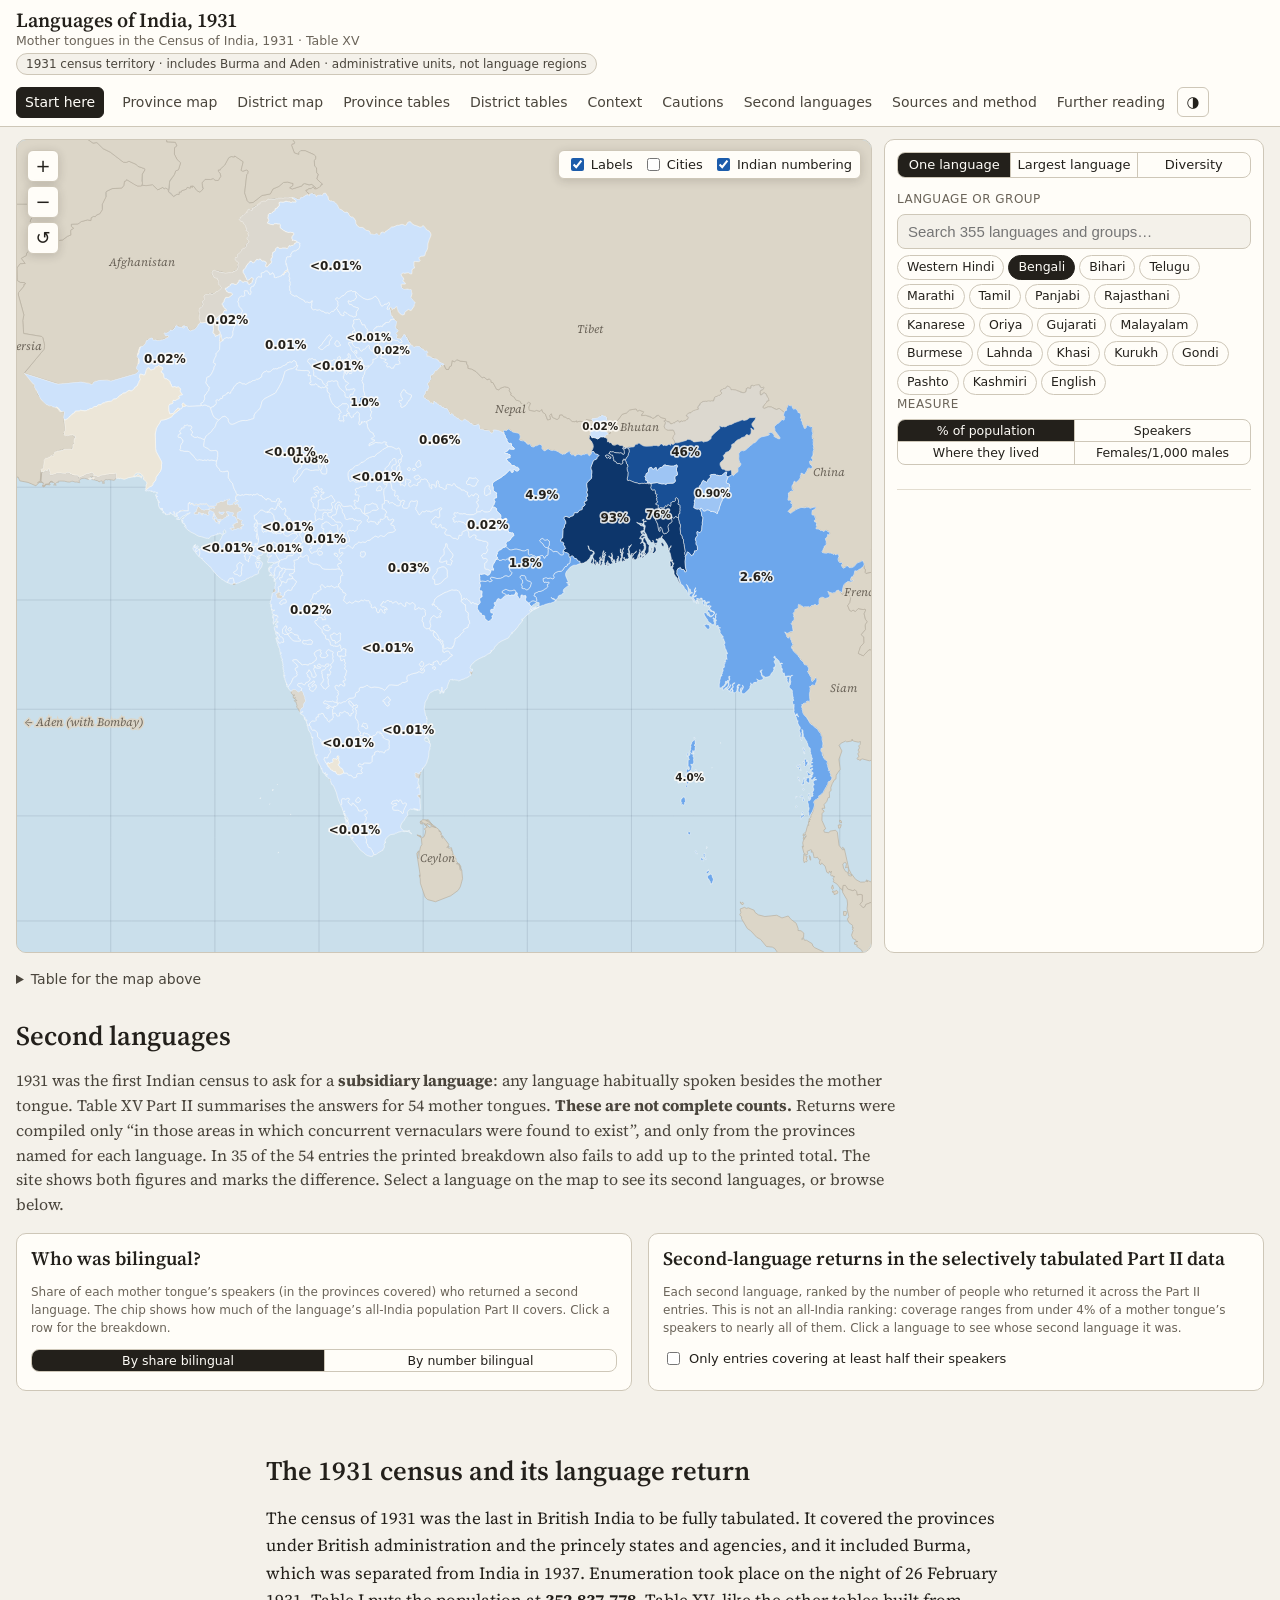
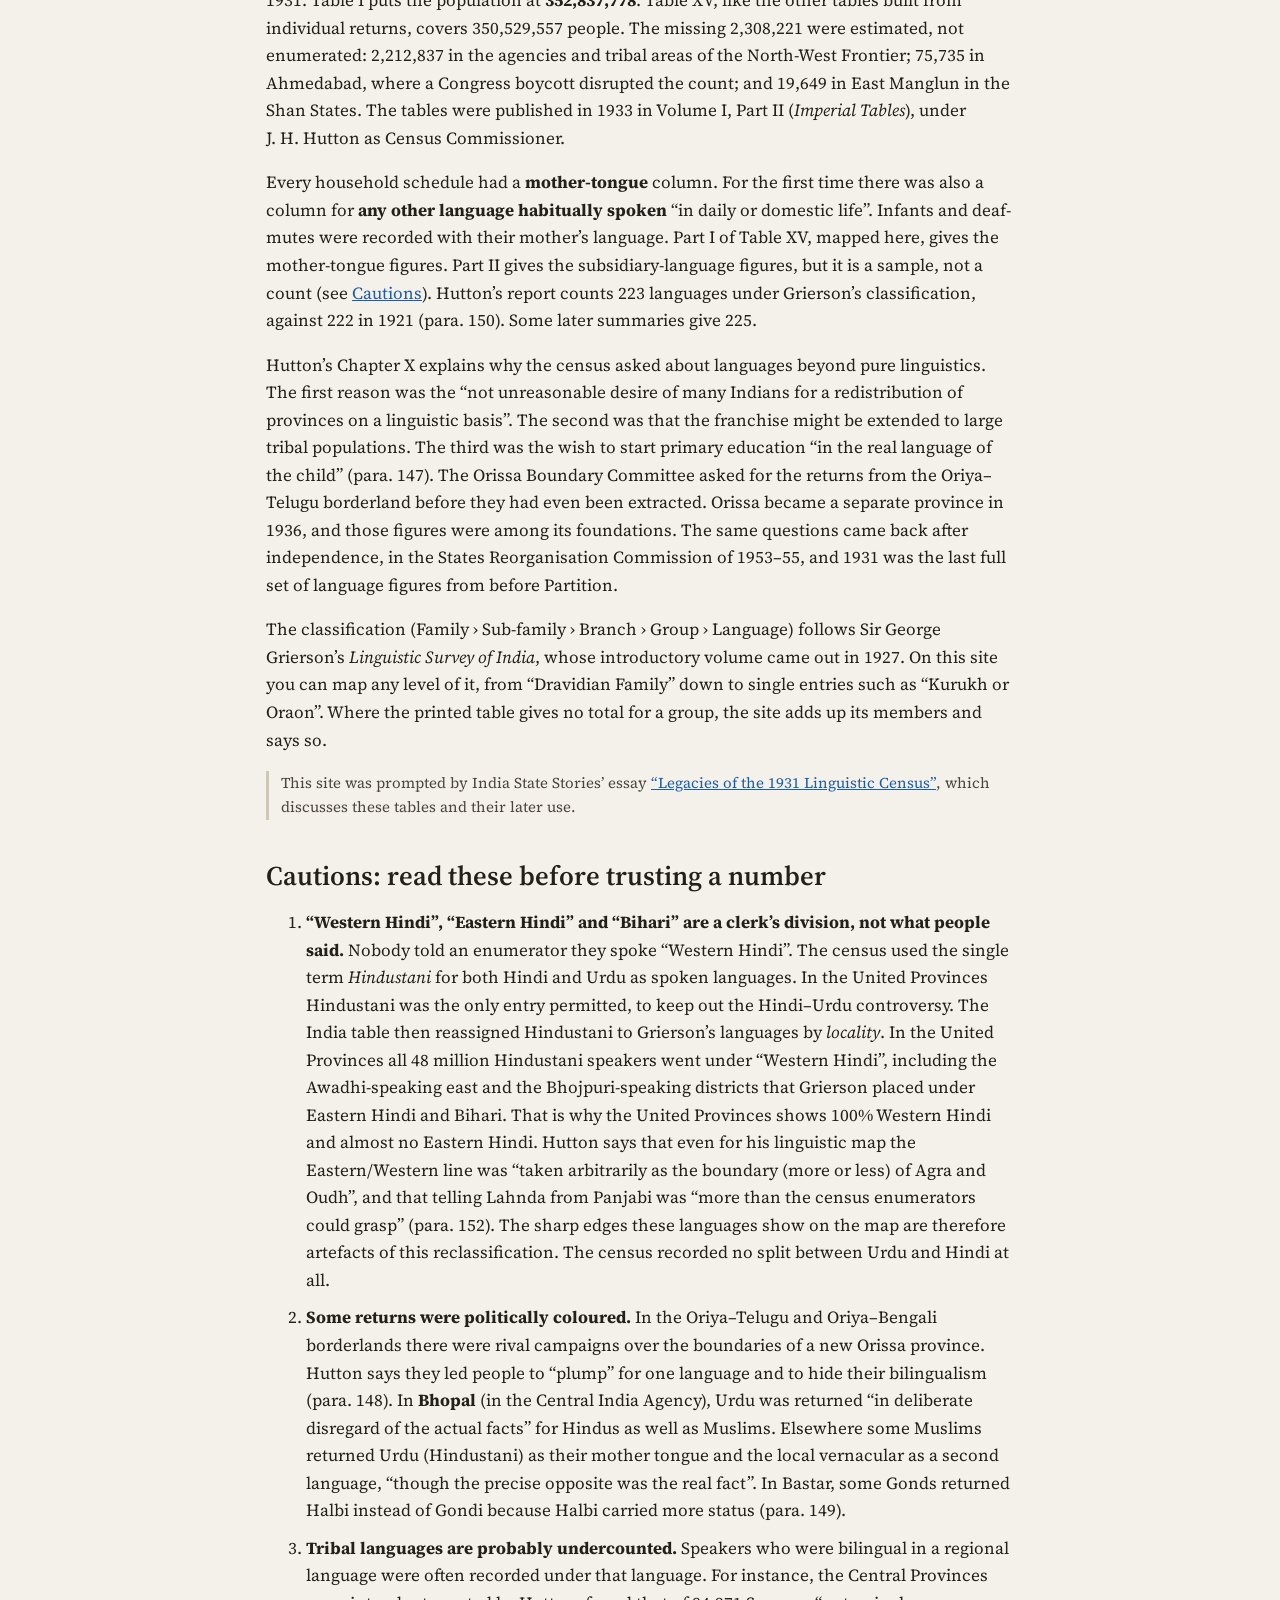
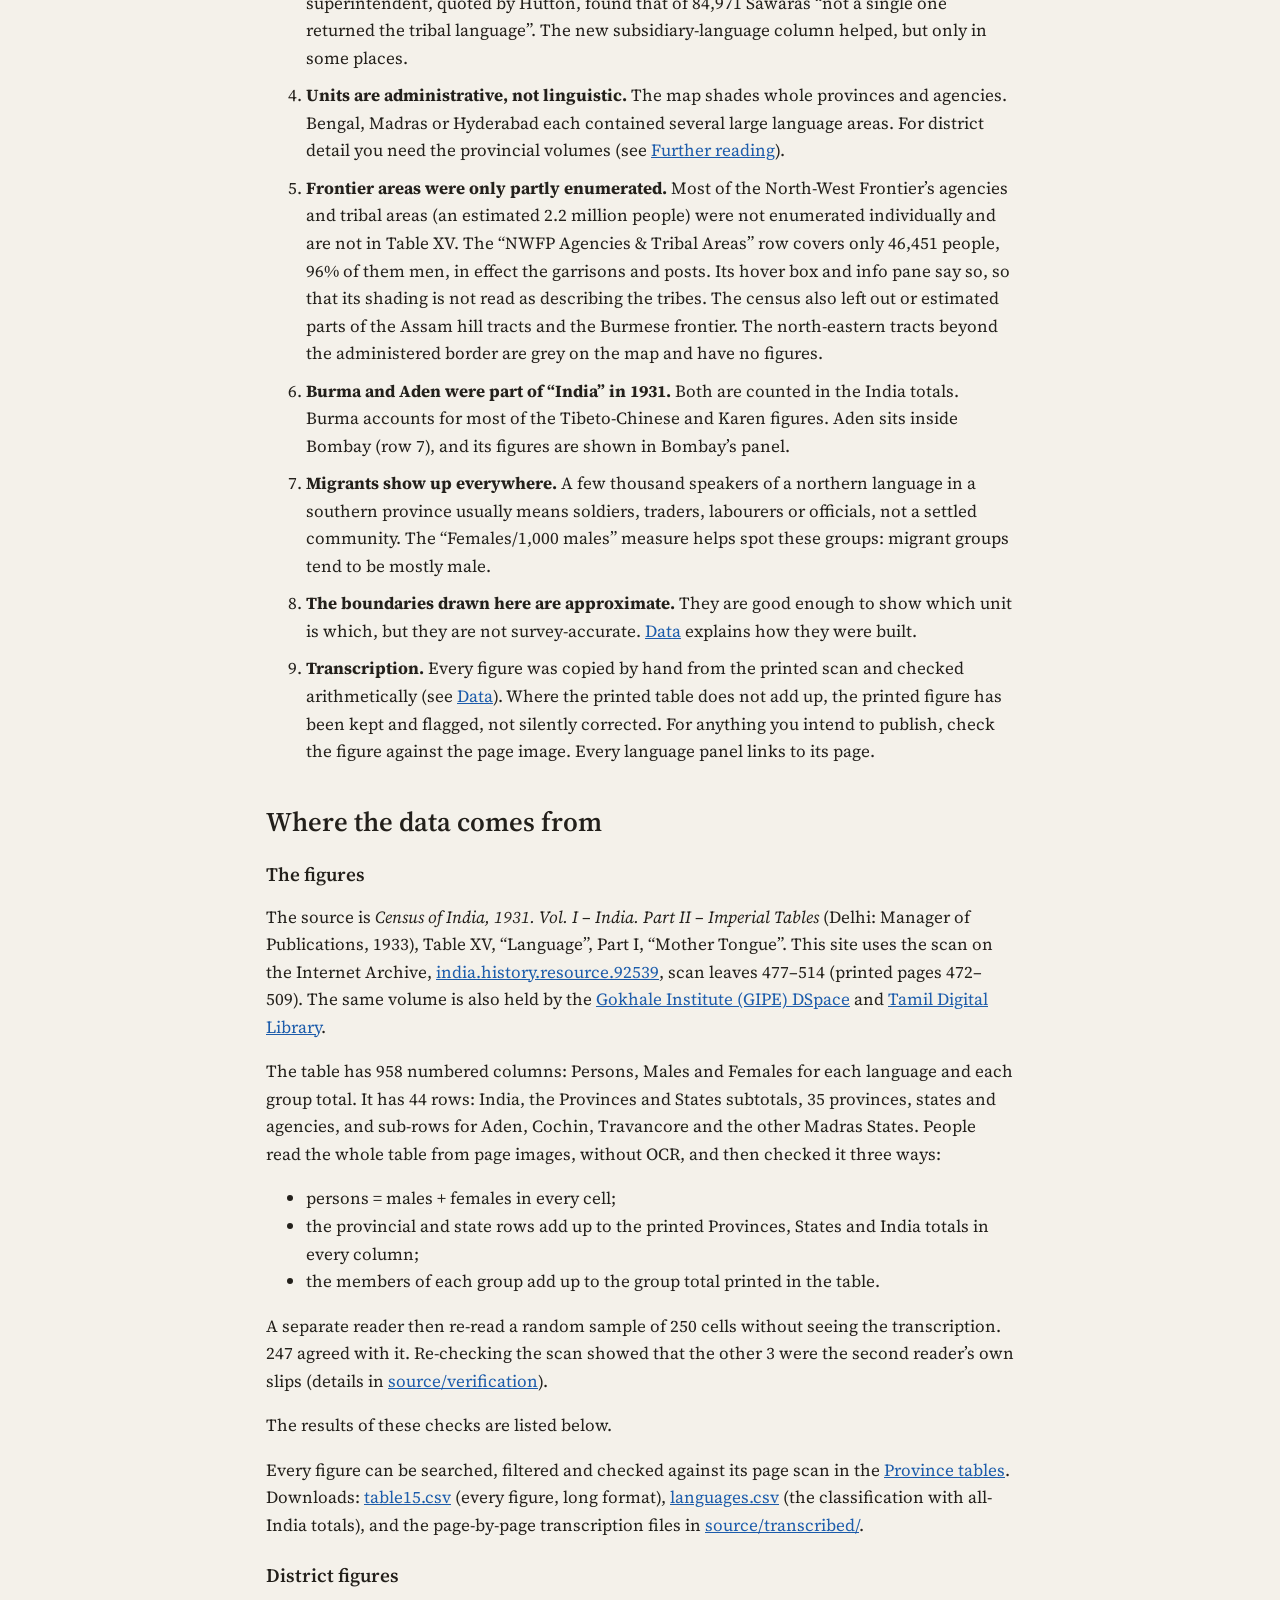
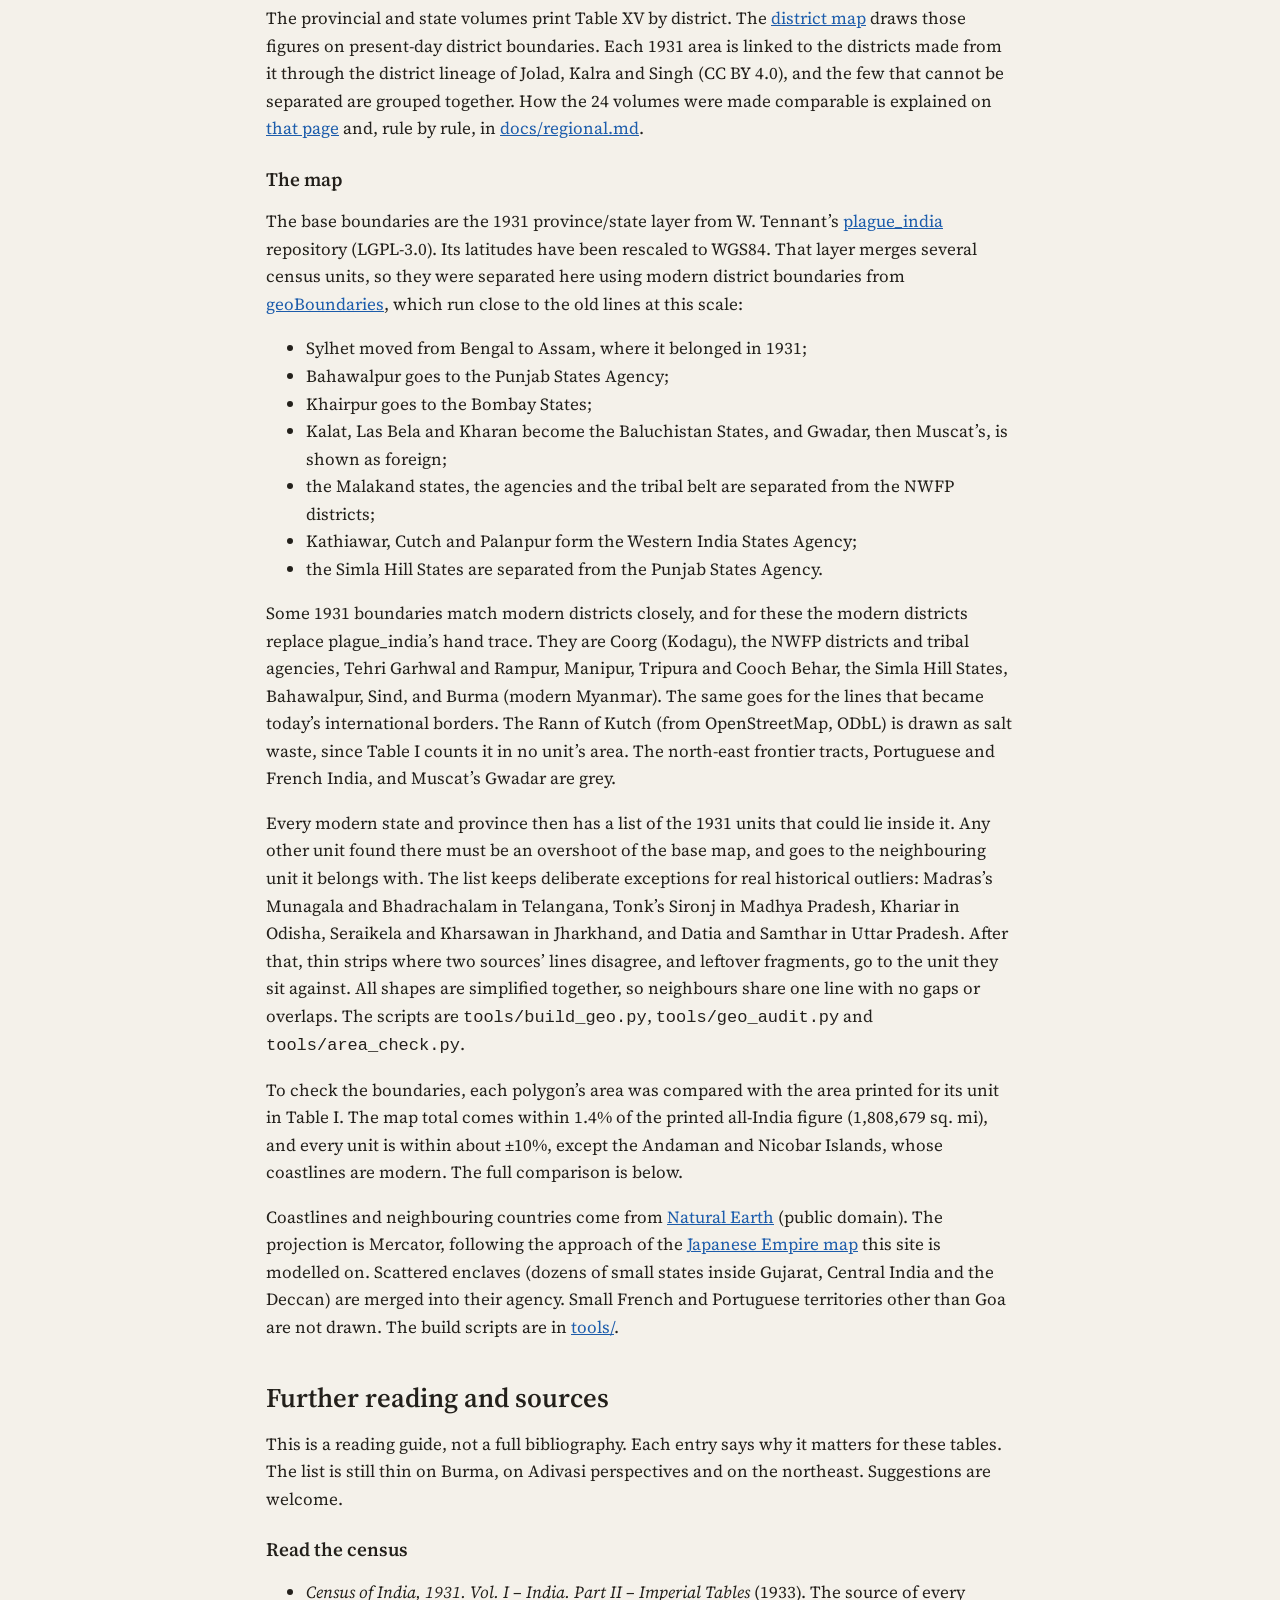
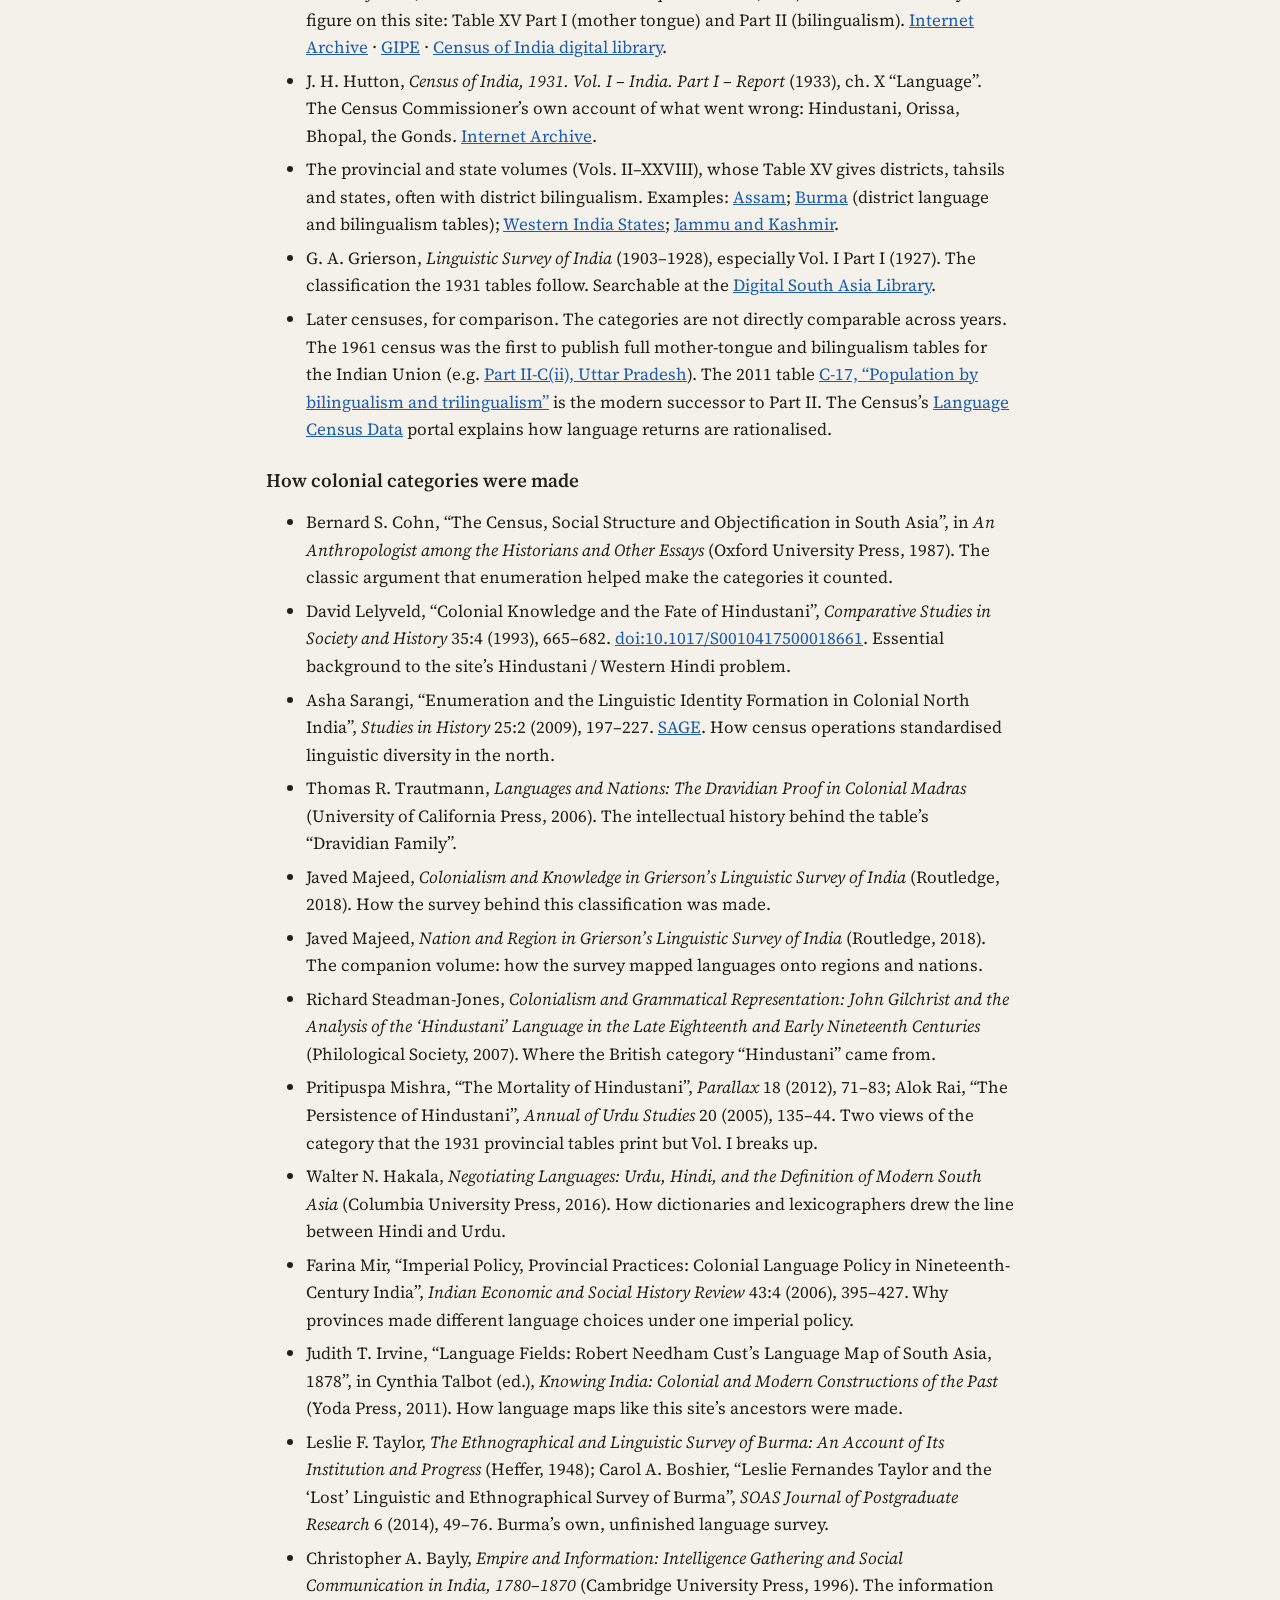
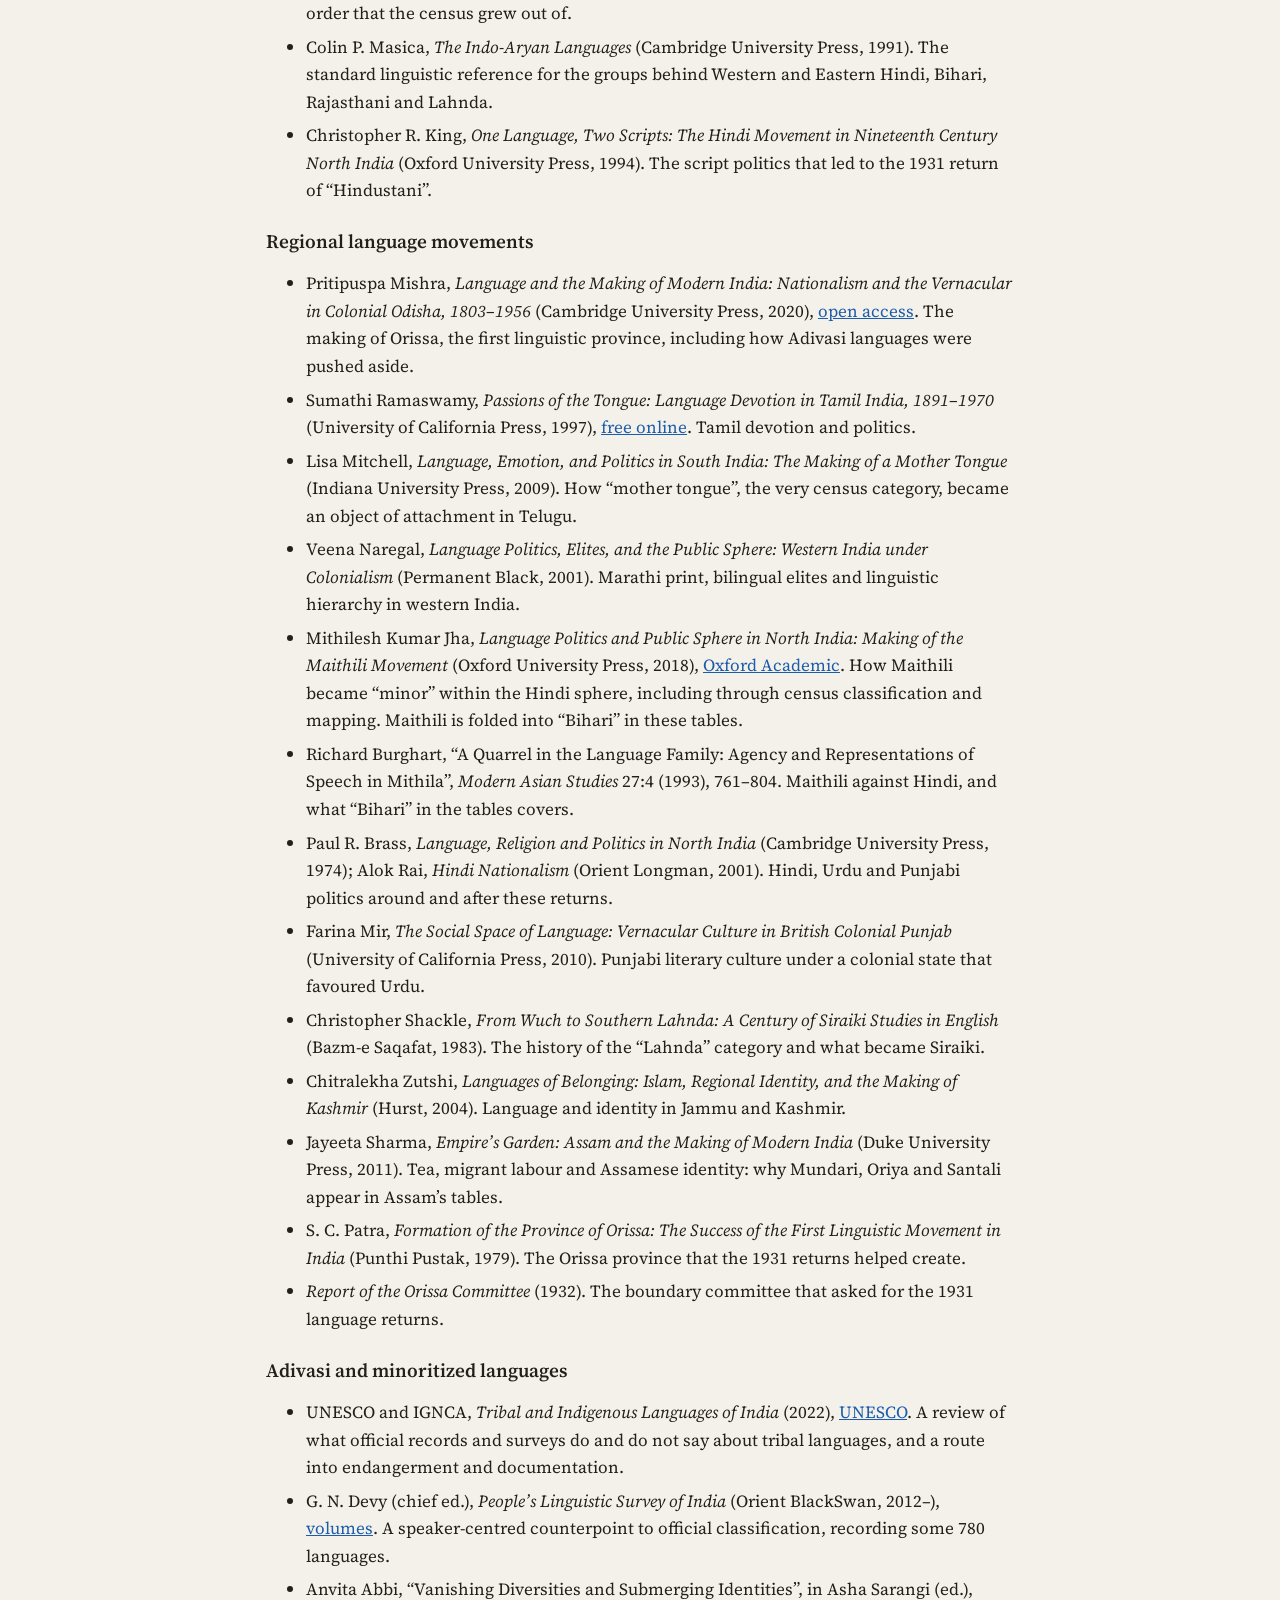
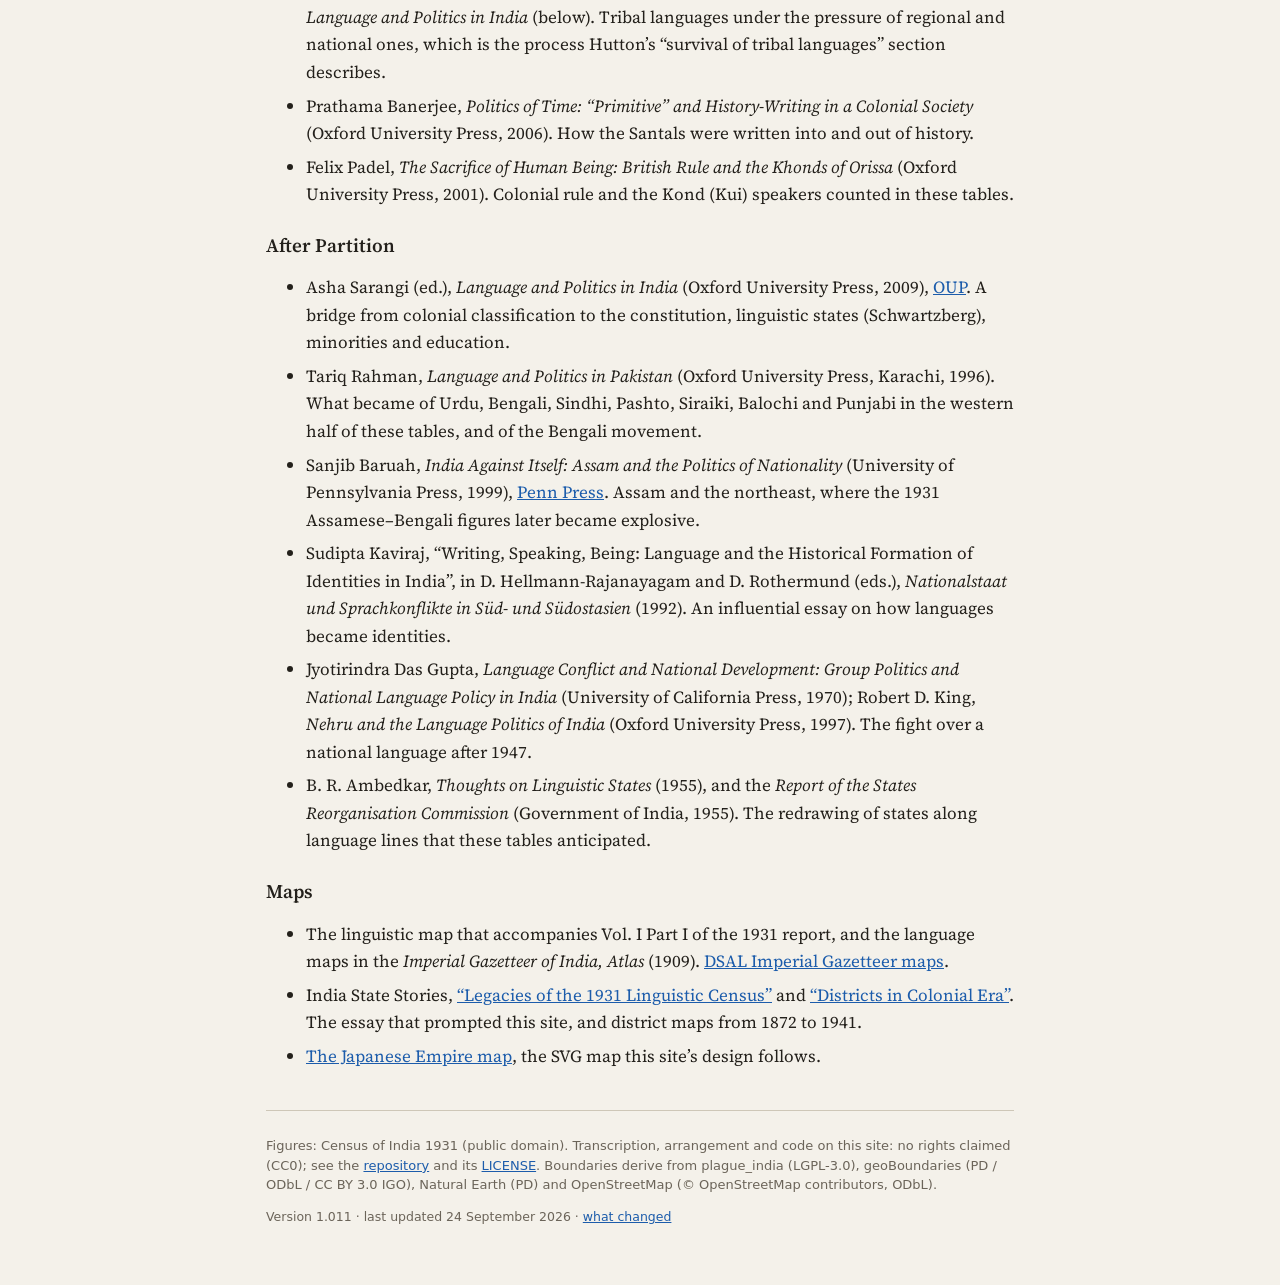
<file: index.html>
<!DOCTYPE html>
<html lang="en">
<head>
<meta charset="UTF-8">
<meta name="viewport" content="width=device-width, initial-scale=1.0, viewport-fit=cover">
<meta name="description" content="An interactive map of mother tongues recorded in the 1931 Census of India (Imperial Table XV), transcribed from the printed tables, with historical context and cautions.">
<title>Languages of India, 1931</title>
<link rel="canonical" href="https://kmlawson.github.io/playground-india-language/">
<meta property="og:type" content="website">
<meta property="og:title" content="Languages of India, 1931">
<meta property="og:description" content="An interactive map and source edition of the mother-tongue and bilingualism tables of the 1931 Census of India, transcribed from the printed pages, with every figure linked to its scan.">
<meta property="og:url" content="https://kmlawson.github.io/playground-india-language/">
<meta property="og:image" content="https://kmlawson.github.io/playground-india-language/og-image.png">
<meta property="og:image:width" content="1200">
<meta property="og:image:height" content="630">
<meta name="twitter:card" content="summary_large_image">
<link rel="icon" href="data:image/svg+xml,%3Csvg xmlns='http://www.w3.org/2000/svg' viewBox='0 0 32 32'%3E%3Crect width='32' height='32' rx='6' fill='%23f4f1ea'/%3E%3Cpath d='M9 7h10l4 6-3 12-6 2-5-9z' fill='%23256abf'/%3E%3C/svg%3E">
<link rel="preconnect" href="https://fonts.googleapis.com">
<link rel="preconnect" href="https://fonts.gstatic.com" crossorigin>
<link href="https://fonts.googleapis.com/css2?family=Source+Serif+4:ital,opsz,wght@0,8..60,400;0,8..60,600;1,8..60,400&display=swap" rel="stylesheet">
<link rel="stylesheet" href="styles.css">
</head>
<body>

<header id="bar">
  <div class="brand">
    <h1><a href="./">Languages of India, 1931</a></h1>
    <p class="sub">Mother tongues in the Census of India, 1931 &middot; Table XV</p>
    <p class="scope" title="What 'India' means on this site">1931 census territory · includes Burma and Aden · administrative units, not language regions</p>
  </div>
  <button type="button" id="btn-menu" class="menu-btn" aria-expanded="false" aria-controls="site-nav">&#9776; Menu</button>
  <nav aria-label="Site" id="site-nav">
    <span class="nav-group" aria-hidden="true">Pages</span>
    <a href="#tour" id="btn-tour" class="btn">Start here</a>
    <a href="#explore" aria-current="page">Province map</a>
    <a href="districts.html">District map</a>
    <a href="data.html">Province tables</a>
    <a href="regional.html">District tables</a>
    <span class="nav-group" aria-hidden="true">Province map page</span>
    <a href="#context">Context</a>
    <a href="#cautions">Cautions</a>
    <a href="#bilingual">Second languages</a>
    <a href="#method">Sources and method</a>
    <a href="#resources">Further reading</a>
    <button type="button" id="btn-theme" class="icon-btn" aria-label="Toggle dark mode" title="Light / dark">&#9681;</button>
  </nav>
</header>

<main>
<section id="explore" aria-label="Interactive map">
  <div id="app">
    <div id="stage">
      <svg id="map" role="img" aria-labelledby="map-title" preserveAspectRatio="xMidYMid meet">
        <title id="map-title">Map of British India's provinces, states and agencies in 1931</title>
        <defs>
          <pattern id="hatch" patternUnits="userSpaceOnUse" width="4" height="4" patternTransform="rotate(45)">
            <rect width="4" height="4" class="hatch-bg"/>
            <line x1="0" y1="0" x2="0" y2="4" class="hatch-line"/>
          </pattern>
          <pattern id="hatch-clear" patternUnits="userSpaceOnUse" width="4" height="4" patternTransform="rotate(45)">
            <line x1="0" y1="0" x2="0" y2="4" class="hatch-line"/>
          </pattern>
        </defs>
        <g id="viewport">
          <rect id="sea" />
          <g id="g-grat"></g>
          <g id="g-neigh"></g>
          <g id="g-extra"></g>
          <g id="g-units"></g>
          <g id="g-bil"></g>
          <g id="g-circles"></g>
          <g id="g-cities"></g>
          <g id="g-labels"></g>
        </g>
      </svg>
      <div id="map-title-live" aria-live="polite"></div>
      <div id="zoom">
        <button type="button" data-z="in" aria-label="Zoom in">+</button>
        <button type="button" data-z="out" aria-label="Zoom out">&minus;</button>
        <button type="button" data-z="reset" aria-label="Reset view" title="Reset view">&#8634;</button>
      </div>
      <div id="map-toggles">
        <label><input type="checkbox" id="opt-labels" checked> Labels</label>
        <label><input type="checkbox" id="opt-cities"> Cities</label>
        <label title="Indian grouping (1,23,456; lakh, crore). Untick for international grouping (123,456; thousand, million)."><input type="checkbox" id="opt-num" checked> Indian numbering</label>
      </div>
      <div id="tooltip" role="tooltip" hidden></div>
    </div>

    <aside id="side">
      <div id="unit-panel" hidden></div>
      <div id="side-main">
        <section id="tour" hidden tabindex="-1" aria-live="polite"></section>
        <div class="seg" role="tablist" aria-label="What the map shows" id="mode-seg">
          <button type="button" role="tab" data-mode="lang" aria-selected="true">One language</button>
          <button type="button" role="tab" data-mode="lead" aria-selected="false">Largest language</button>
          <button type="button" role="tab" data-mode="div" aria-selected="false" title="Diversity within the census’s 1931 classification">Diversity</button>
        </div>

        <div id="lang-controls">
          <div class="field">
            <label for="lang-search">Language or group</label>
            <div class="combo">
              <input id="lang-search" type="search" autocomplete="off" spellcheck="false"
                     placeholder="Search 330 languages and groups…" role="combobox"
                     aria-expanded="false" aria-controls="lang-list" aria-autocomplete="list">
              <ul id="lang-list" role="listbox" hidden></ul>
            </div>
            <div id="quick" aria-label="Largest languages"></div>
          </div>
          <div class="field">
            <span class="lbl" id="measure-lbl">Measure</span>
            <div class="seg small" role="radiogroup" aria-labelledby="measure-lbl" id="measure-seg">
              <button type="button" role="radio" data-measure="share" aria-checked="true" title="Speakers as a percentage of everyone enumerated in the unit">% of population</button>
              <button type="button" role="radio" data-measure="count" aria-checked="false" title="Number of speakers, drawn as circles">Speakers</button>
              <button type="button" role="radio" data-measure="dist" aria-checked="false" title="Where the language's speakers lived: each unit's share of the all-India total">Where they lived</button>
              <button type="button" role="radio" data-measure="sex" aria-checked="false" title="Female speakers per 1,000 male speakers">Females/1,000 males</button>
            </div>
          </div>
        </div>

        <div id="div-controls" class="field" hidden>
          <span class="lbl" id="div-lbl">Count categories at the level of</span>
          <div class="seg small" role="radiogroup" aria-labelledby="div-lbl" id="div-seg">
            <button type="button" role="radio" data-level="entry" aria-checked="true">Language entries</button>
            <button type="button" role="radio" data-level="branch" aria-checked="false">Branches</button>
            <button type="button" role="radio" data-level="subfamily" aria-checked="false">Sub-families</button>
            <button type="button" role="radio" data-level="family" aria-checked="false">Families</button>
          </div>
        </div>
        <div id="legend" aria-label="Legend"></div>
        <div id="summary"></div>
    
      </div>
    </aside>
  </div>

  <details id="table-wrap">
    <summary>Table for the map above</summary>
    <div id="table-host"></div>
  </details>
</section>

<section id="bilingual" aria-labelledby="bil-title">
  <div class="bil-head">
    <h2 id="bil-title">Second languages</h2>
    <p>1931 was the first Indian census to ask for a <b>subsidiary language</b>: any language habitually spoken besides the mother tongue. Table XV Part II summarises the answers for 54 mother tongues. <b>These are not complete counts.</b> Returns were compiled only “in those areas in which concurrent vernaculars were found to exist”, and only from the provinces named for each language. In 35 of the 54 entries the printed breakdown also fails to add up to the printed total. The site shows both figures and marks the difference. Select a language on the map to see its second languages, or browse below.</p>
  </div>
  <div class="bil-grid">
    <div class="bil-col">
      <h3>Who was bilingual?</h3>
      <p class="cite">Share of each mother tongue’s speakers (in the provinces covered) who returned a second language. The chip shows how much of the language’s all-India population Part II covers. Click a row for the breakdown.</p>
      <div class="seg small" role="radiogroup" aria-label="Sort" id="bil-sort">
        <button type="button" role="radio" data-s="pct" aria-checked="true">By share bilingual</button>
        <button type="button" role="radio" data-s="n" aria-checked="false">By number bilingual</button>
      </div>
      <ul class="bars" id="bil-list"></ul>
    </div>
    <div class="bil-col">
      <h3>Second-language returns in the selectively tabulated Part II data</h3>
      <p class="cite">Each second language, ranked by the number of people who returned it across the Part II entries. This is not an all-India ranking: coverage ranges from under 4% of a mother tongue’s speakers to nearly all of them. Click a language to see whose second language it was.</p>
      <label class="check-inline"><input type="checkbox" id="lf-comparable"> Only entries covering at least half their speakers</label>
      <ul class="bars" id="lf-list"></ul>
    </div>
  </div>
</section>

<article id="essay">
<section id="context">
  <h2>The 1931 census and its language return</h2>
  <p>The census of 1931 was the last in British India to be fully tabulated. It covered the provinces under British administration and the princely states and agencies, and it included Burma, which was separated from India in 1937. Enumeration took place on the night of 26 February 1931. Table I puts the population at <b>352,837,778</b>. Table XV, like the other tables built from individual returns, covers 350,529,557 people. The missing 2,308,221 were estimated, not enumerated: 2,212,837 in the agencies and tribal areas of the North-West Frontier; 75,735 in Ahmedabad, where a Congress boycott disrupted the count; and 19,649 in East Manglun in the Shan States. The tables were published in 1933 in Volume I, Part II (<i>Imperial Tables</i>), under J.&nbsp;H.&nbsp;Hutton as Census Commissioner.</p>
  <p>Every household schedule had a <b>mother-tongue</b> column. For the first time there was also a column for <b>any other language habitually spoken</b> “in daily or domestic life”. Infants and deaf-mutes were recorded with their mother’s language. Part I of Table XV, mapped here, gives the mother-tongue figures. Part II gives the subsidiary-language figures, but it is a sample, not a count (see <a href="#cautions">Cautions</a>). Hutton’s report counts 223 languages under Grierson’s classification, against 222 in 1921 (para.&nbsp;150). Some later summaries give 225.</p>
  <p>Hutton’s Chapter X explains why the census asked about languages beyond pure linguistics. The first reason was the “not unreasonable desire of many Indians for a redistribution of provinces on a linguistic basis”. The second was that the franchise might be extended to large tribal populations. The third was the wish to start primary education “in the real language of the child” (para.&nbsp;147). The Orissa Boundary Committee asked for the returns from the Oriya–Telugu borderland before they had even been extracted. Orissa became a separate province in 1936, and those figures were among its foundations. The same questions came back after independence, in the States Reorganisation Commission of 1953–55, and 1931 was the last full set of language figures from before Partition.</p>
  <p>The classification (Family › Sub-family › Branch › Group › Language) follows Sir George Grierson’s <i>Linguistic Survey of India</i>, whose introductory volume came out in 1927. On this site you can map any level of it, from “Dravidian Family” down to single entries such as “Kurukh or Oraon”. Where the printed table gives no total for a group, the site adds up its members and says so.</p>
  <p class="aside">This site was prompted by India State Stories’ essay <a href="https://www.indiastatestory.in/post/35-legacies-of-the-1931-linguistic-census">“Legacies of the 1931 Linguistic Census”</a>, which discusses these tables and their later use.</p>
</section>

<section id="cautions">
  <h2>Cautions: read these before trusting a number</h2>
  <ol class="cautions">
    <li><b>“Western Hindi”, “Eastern Hindi” and “Bihari” are a clerk’s division, not what people said.</b> Nobody told an enumerator they spoke “Western Hindi”. The census used the single term <i>Hindustani</i> for both Hindi and Urdu as spoken languages. In the United Provinces Hindustani was the only entry permitted, to keep out the Hindi–Urdu controversy. The India table then reassigned Hindustani to Grierson’s languages by <i>locality</i>. In the United Provinces all 48 million Hindustani speakers went under “Western Hindi”, including the Awadhi-speaking east and the Bhojpuri-speaking districts that Grierson placed under Eastern Hindi and Bihari. That is why the United Provinces shows 100% Western Hindi and almost no Eastern Hindi. Hutton says that even for his linguistic map the Eastern/Western line was “taken arbitrarily as the boundary (more or less) of Agra and Oudh”, and that telling Lahnda from Panjabi was “more than the census enumerators could grasp” (para.&nbsp;152). The sharp edges these languages show on the map are therefore artefacts of this reclassification. The census recorded no split between Urdu and Hindi at all.</li>
    <li><b>Some returns were politically coloured.</b> In the Oriya–Telugu and Oriya–Bengali borderlands there were rival campaigns over the boundaries of a new Orissa province. Hutton says they led people to “plump” for one language and to hide their bilingualism (para.&nbsp;148). In <b>Bhopal</b> (in the Central India Agency), Urdu was returned “in deliberate disregard of the actual facts” for Hindus as well as Muslims. Elsewhere some Muslims returned Urdu (Hindustani) as their mother tongue and the local vernacular as a second language, “though the precise opposite was the real fact”. In Bastar, some Gonds returned Halbi instead of Gondi because Halbi carried more status (para.&nbsp;149).</li>
    <li><b>Tribal languages are probably undercounted.</b> Speakers who were bilingual in a regional language were often recorded under that language. For instance, the Central Provinces superintendent, quoted by Hutton, found that of 84,971 Sawaras “not a single one returned the tribal language”. The new subsidiary-language column helped, but only in some places.</li>
    <li><b>Units are administrative, not linguistic.</b> The map shades whole provinces and agencies. Bengal, Madras or Hyderabad each contained several large language areas. For district detail you need the provincial volumes (see <a href="#resources">Further reading</a>).</li>
    <li><b>Frontier areas were only partly enumerated.</b> Most of the North-West Frontier’s agencies and tribal areas (an estimated 2.2 million people) were not enumerated individually and are not in Table XV. The “NWFP Agencies &amp; Tribal Areas” row covers only 46,451 people, 96% of them men, in effect the garrisons and posts. Its hover box and info pane say so, so that its shading is not read as describing the tribes. The census also left out or estimated parts of the Assam hill tracts and the Burmese frontier. The north-eastern tracts beyond the administered border are grey on the map and have no figures.</li>
    <li><b>Burma and Aden were part of “India” in 1931.</b> Both are counted in the India totals. Burma accounts for most of the Tibeto-Chinese and Karen figures. Aden sits inside Bombay (row 7), and its figures are shown in Bombay’s panel.</li>
    <li><b>Migrants show up everywhere.</b> A few thousand speakers of a northern language in a southern province usually means soldiers, traders, labourers or officials, not a settled community. The “Females/1,000 males” measure helps spot these groups: migrant groups tend to be mostly male.</li>
    <li><b>The boundaries drawn here are approximate.</b> They are good enough to show which unit is which, but they are not survey-accurate. <a href="#method">Data</a> explains how they were built.</li>
    <li><b>Transcription.</b> Every figure was copied by hand from the printed scan and checked arithmetically (see <a href="#method">Data</a>). Where the printed table does not add up, the printed figure has been kept and flagged, not silently corrected. For anything you intend to publish, check the figure against the page image. Every language panel links to its page.</li>
  </ol>
</section>

<section id="method">
  <h2>Where the data comes from</h2>
  <h3>The figures</h3>
  <p>The source is <i>Census of India, 1931. Vol. I – India. Part II – Imperial Tables</i> (Delhi: Manager of Publications, 1933), Table XV, “Language”, Part I, “Mother Tongue”. This site uses the scan on the Internet Archive, <a href="https://archive.org/details/india.history.resource.92539">india.history.resource.92539</a>, scan leaves 477–514 (printed pages 472–509). The same volume is also held by the <a href="https://dspace.gipe.ac.in/xmlui/handle/10973/18955">Gokhale Institute (GIPE) DSpace</a> and <a href="https://archive.org/details/tdl.49856-census-of-india-1931-vol-i-india-part-ii-imperial-tables">Tamil Digital Library</a>.</p>
  <p>The table has 958 numbered columns: Persons, Males and Females for each language and each group total. It has 44 rows: India, the Provinces and States subtotals, 35 provinces, states and agencies, and sub-rows for Aden, Cochin, Travancore and the other Madras States. People read the whole table from page images, without OCR, and then checked it three ways:</p>
  <ul>
    <li>persons = males + females in every cell;</li>
    <li>the provincial and state rows add up to the printed Provinces, States and India totals in every column;</li>
    <li>the members of each group add up to the group total printed in the table.</li>
  </ul>
  <p>A separate reader then re-read a random sample of 250 cells without seeing the transcription. 247 agreed with it. Re-checking the scan showed that the other 3 were the second reader’s own slips (details in <a href="https://github.com/kmlawson/playground-india-language/tree/main/source/verification">source/verification</a>).</p>
  <p id="check-summary">The results of these checks are listed below.</p>
  <div id="check-list"></div>
  <p>Every figure can be searched, filtered and checked against its page scan in the <a href="data.html">Province tables</a>. Downloads: <a href="data/table15.csv">table15.csv</a> (every figure, long format), <a href="data/languages.csv">languages.csv</a> (the classification with all-India totals), and the page-by-page transcription files in <a href="https://github.com/kmlawson/playground-india-language/tree/main/source/transcribed">source/transcribed/</a>.</p>
  <h3>District figures</h3>
  <p>The provincial and state volumes print Table XV by district. The <a href="districts.html">district map</a> draws those figures on present-day district boundaries. Each 1931 area is linked to the districts made from it through the district lineage of Jolad, Kalra and Singh (CC BY 4.0), and the few that cannot be separated are grouped together. How the 24 volumes were made comparable is explained on <a href="districts.html#how">that page</a> and, rule by rule, in <a href="https://github.com/kmlawson/playground-india-language/blob/main/docs/regional.md">docs/regional.md</a>.</p>
  <h3>The map</h3>
  <p>The base boundaries are the 1931 province/state layer from W. Tennant’s <a href="https://github.com/wtennant/plague_india">plague_india</a> repository (LGPL-3.0). Its latitudes have been rescaled to WGS84. That layer merges several census units, so they were separated here using modern district boundaries from <a href="https://www.geoboundaries.org/">geoBoundaries</a>, which run close to the old lines at this scale:</p>
  <ul>
    <li>Sylhet moved from Bengal to Assam, where it belonged in 1931;</li>
    <li>Bahawalpur goes to the Punjab States Agency;</li>
    <li>Khairpur goes to the Bombay States;</li>
    <li>Kalat, Las Bela and Kharan become the Baluchistan States, and Gwadar, then Muscat’s, is shown as foreign;</li>
    <li>the Malakand states, the agencies and the tribal belt are separated from the NWFP districts;</li>
    <li>Kathiawar, Cutch and Palanpur form the Western India States Agency;</li>
    <li>the Simla Hill States are separated from the Punjab States Agency.</li>
  </ul>
  <p>Some 1931 boundaries match modern districts closely, and for these the modern districts replace plague_india’s hand trace. They are Coorg (Kodagu), the NWFP districts and tribal agencies, Tehri Garhwal and Rampur, Manipur, Tripura and Cooch Behar, the Simla Hill States, Bahawalpur, Sind, and Burma (modern Myanmar). The same goes for the lines that became today’s international borders. The Rann of Kutch (from OpenStreetMap, ODbL) is drawn as salt waste, since Table I counts it in no unit’s area. The north-east frontier tracts, Portuguese and French India, and Muscat’s Gwadar are grey.</p>
  <p>Every modern state and province then has a list of the 1931 units that could lie inside it. Any other unit found there must be an overshoot of the base map, and goes to the neighbouring unit it belongs with. The list keeps deliberate exceptions for real historical outliers: Madras’s Munagala and Bhadrachalam in Telangana, Tonk’s Sironj in Madhya Pradesh, Khariar in Odisha, Seraikela and Kharsawan in Jharkhand, and Datia and Samthar in Uttar Pradesh. After that, thin strips where two sources’ lines disagree, and leftover fragments, go to the unit they sit against. All shapes are simplified together, so neighbours share one line with no gaps or overlaps. The scripts are <code>tools/build_geo.py</code>, <code>tools/geo_audit.py</code> and <code>tools/area_check.py</code>.</p>
  <p>To check the boundaries, each polygon’s area was compared with the area printed for its unit in Table I. The map total comes within 1.4% of the printed all-India figure (1,808,679 sq. mi), and every unit is within about ±10%, except the Andaman and Nicobar Islands, whose coastlines are modern. The full comparison is below.</p>
  <div id="area-table"></div>
  <p>Coastlines and neighbouring countries come from <a href="https://www.naturalearthdata.com/">Natural Earth</a> (public domain). The projection is Mercator, following the approach of the <a href="https://froginawell.net/reference/japanese-empire/">Japanese Empire map</a> this site is modelled on. Scattered enclaves (dozens of small states inside Gujarat, Central India and the Deccan) are merged into their agency. Small French and Portuguese territories other than Goa are not drawn. The build scripts are in <a href="https://github.com/kmlawson/playground-india-language/tree/main/tools">tools/</a>.</p>
</section>

<section id="resources">
  <h2>Further reading and sources</h2>
  <p>This is a reading guide, not a full bibliography. Each entry says why it matters for these tables. The list is still thin on Burma, on Adivasi perspectives and on the northeast. Suggestions are welcome.</p>

  <h3>Read the census</h3>
  <ul class="refs">
    <li><i>Census of India, 1931. Vol. I – India. Part II – Imperial Tables</i> (1933). The source of every figure on this site: Table XV Part I (mother tongue) and Part II (bilingualism). <a href="https://archive.org/details/india.history.resource.92539">Internet Archive</a> · <a href="https://dspace.gipe.ac.in/xmlui/handle/10973/18955">GIPE</a> · <a href="https://censusindia.gov.in/nada/index.php/catalog/31043">Census of India digital library</a>.</li>
    <li>J. H. Hutton, <i>Census of India, 1931. Vol. I – India. Part I – Report</i> (1933), ch. X “Language”. The Census Commissioner’s own account of what went wrong: Hindustani, Orissa, Bhopal, the Gonds. <a href="https://archive.org/details/CensusOfIndia1931">Internet Archive</a>.</li>
    <li>The provincial and state volumes (Vols. II–XXVIII), whose Table XV gives districts, tahsils and states, often with district bilingualism. Examples: <a href="https://archive.org/details/in.ernet.dli.2015.101827">Assam</a>; <a href="https://archive.org/details/in.ernet.dli.2015.56035">Burma</a> (district language and bilingualism tables); <a href="https://archive.org/details/in.gov.ignca.31114">Western India States</a>; <a href="https://archive.org/details/in.ernet.dli.2015.56050">Jammu and Kashmir</a>.</li>
    <li>G. A. Grierson, <i>Linguistic Survey of India</i> (1903–1928), especially Vol. I Part I (1927). The classification the 1931 tables follow. Searchable at the <a href="https://dsal.uchicago.edu/books/lsi/">Digital South Asia Library</a>.</li>
    <li>Later censuses, for comparison. The categories are not directly comparable across years. The 1961 census was the first to publish full mother-tongue and bilingualism tables for the Indian Union (e.g. <a href="https://censusindia.gov.in/nada/index.php/catalog/28303">Part II-C(ii), Uttar Pradesh</a>). The 2011 table <a href="https://censusindia.gov.in/nada/index.php/catalog/10262">C-17, “Population by bilingualism and trilingualism”</a> is the modern successor to Part II. The Census’s <a href="https://language.census.gov.in/">Language Census Data</a> portal explains how language returns are rationalised.</li>
  </ul>

  <h3>How colonial categories were made</h3>
  <ul class="refs">
    <li>Bernard S. Cohn, “The Census, Social Structure and Objectification in South Asia”, in <i>An Anthropologist among the Historians and Other Essays</i> (Oxford University Press, 1987). The classic argument that enumeration helped make the categories it counted.</li>
    <li>David Lelyveld, “Colonial Knowledge and the Fate of Hindustani”, <i>Comparative Studies in Society and History</i> 35:4 (1993), 665–682. <a href="https://doi.org/10.1017/S0010417500018661">doi:10.1017/S0010417500018661</a>. Essential background to the site’s Hindustani / Western Hindi problem.</li>
    <li>Asha Sarangi, “Enumeration and the Linguistic Identity Formation in Colonial North India”, <i>Studies in History</i> 25:2 (2009), 197–227. <a href="https://journals.sagepub.com/doi/abs/10.1177/025764301002500202">SAGE</a>. How census operations standardised linguistic diversity in the north.</li>
    <li>Thomas R. Trautmann, <i>Languages and Nations: The Dravidian Proof in Colonial Madras</i> (University of California Press, 2006). The intellectual history behind the table’s “Dravidian Family”.</li>
    <li>Javed Majeed, <i>Colonialism and Knowledge in Grierson’s Linguistic Survey of India</i> (Routledge, 2018). How the survey behind this classification was made.</li>
    <li>Javed Majeed, <i>Nation and Region in Grierson’s Linguistic Survey of India</i> (Routledge, 2018). The companion volume: how the survey mapped languages onto regions and nations.</li>
    <li>Richard Steadman-Jones, <i>Colonialism and Grammatical Representation: John Gilchrist and the Analysis of the ‘Hindustani’ Language in the Late Eighteenth and Early Nineteenth Centuries</i> (Philological Society, 2007). Where the British category “Hindustani” came from.</li>
    <li>Pritipuspa Mishra, “The Mortality of Hindustani”, <i>Parallax</i> 18 (2012), 71–83; Alok Rai, “The Persistence of Hindustani”, <i>Annual of Urdu Studies</i> 20 (2005), 135–44. Two views of the category that the 1931 provincial tables print but Vol. I breaks up.</li>
    <li>Walter N. Hakala, <i>Negotiating Languages: Urdu, Hindi, and the Definition of Modern South Asia</i> (Columbia University Press, 2016). How dictionaries and lexicographers drew the line between Hindi and Urdu.</li>
    <li>Farina Mir, “Imperial Policy, Provincial Practices: Colonial Language Policy in Nineteenth-Century India”, <i>Indian Economic and Social History Review</i> 43:4 (2006), 395–427. Why provinces made different language choices under one imperial policy.</li>
    <li>Judith T. Irvine, “Language Fields: Robert Needham Cust’s Language Map of South Asia, 1878”, in Cynthia Talbot (ed.), <i>Knowing India: Colonial and Modern Constructions of the Past</i> (Yoda Press, 2011). How language maps like this site’s ancestors were made.</li>
    <li>Leslie F. Taylor, <i>The Ethnographical and Linguistic Survey of Burma: An Account of Its Institution and Progress</i> (Heffer, 1948); Carol A. Boshier, “Leslie Fernandes Taylor and the ‘Lost’ Linguistic and Ethnographical Survey of Burma”, <i>SOAS Journal of Postgraduate Research</i> 6 (2014), 49–76. Burma’s own, unfinished language survey.</li>
    <li>Christopher A. Bayly, <i>Empire and Information: Intelligence Gathering and Social Communication in India, 1780–1870</i> (Cambridge University Press, 1996). The information order that the census grew out of.</li>
    <li>Colin P. Masica, <i>The Indo-Aryan Languages</i> (Cambridge University Press, 1991). The standard linguistic reference for the groups behind Western and Eastern Hindi, Bihari, Rajasthani and Lahnda.</li>
    <li>Christopher R. King, <i>One Language, Two Scripts: The Hindi Movement in Nineteenth Century North India</i> (Oxford University Press, 1994). The script politics that led to the 1931 return of “Hindustani”.</li>
  </ul>

  <h3>Regional language movements</h3>
  <ul class="refs">
    <li>Pritipuspa Mishra, <i>Language and the Making of Modern India: Nationalism and the Vernacular in Colonial Odisha, 1803–1956</i> (Cambridge University Press, 2020), <a href="https://www.cambridge.org/core/books/language-and-the-making-of-modern-india/CD2F6CC59F0D753C207DCCDA783AF4D7">open access</a>. The making of Orissa, the first linguistic province, including how Adivasi languages were pushed aside.</li>
    <li>Sumathi Ramaswamy, <i>Passions of the Tongue: Language Devotion in Tamil India, 1891–1970</i> (University of California Press, 1997), <a href="https://publishing.cdlib.org/ucpressebooks/public/book/passions-of-the-tongue-language-devotion-in-tamil-india-1891-1970.html">free online</a>. Tamil devotion and politics.</li>
    <li>Lisa Mitchell, <i>Language, Emotion, and Politics in South India: The Making of a Mother Tongue</i> (Indiana University Press, 2009). How “mother tongue”, the very census category, became an object of attachment in Telugu.</li>
    <li>Veena Naregal, <i>Language Politics, Elites, and the Public Sphere: Western India under Colonialism</i> (Permanent Black, 2001). Marathi print, bilingual elites and linguistic hierarchy in western India.</li>
    <li>Mithilesh Kumar Jha, <i>Language Politics and Public Sphere in North India: Making of the Maithili Movement</i> (Oxford University Press, 2018), <a href="https://academic.oup.com/book/32339">Oxford Academic</a>. How Maithili became “minor” within the Hindi sphere, including through census classification and mapping. Maithili is folded into “Bihari” in these tables.</li>
    <li>Richard Burghart, “A Quarrel in the Language Family: Agency and Representations of Speech in Mithila”, <i>Modern Asian Studies</i> 27:4 (1993), 761–804. Maithili against Hindi, and what “Bihari” in the tables covers.</li>
    <li>Paul R. Brass, <i>Language, Religion and Politics in North India</i> (Cambridge University Press, 1974); Alok Rai, <i>Hindi Nationalism</i> (Orient Longman, 2001). Hindi, Urdu and Punjabi politics around and after these returns.</li>
    <li>Farina Mir, <i>The Social Space of Language: Vernacular Culture in British Colonial Punjab</i> (University of California Press, 2010). Punjabi literary culture under a colonial state that favoured Urdu.</li>
    <li>Christopher Shackle, <i>From Wuch to Southern Lahnda: A Century of Siraiki Studies in English</i> (Bazm-e Saqafat, 1983). The history of the “Lahnda” category and what became Siraiki.</li>
    <li>Chitralekha Zutshi, <i>Languages of Belonging: Islam, Regional Identity, and the Making of Kashmir</i> (Hurst, 2004). Language and identity in Jammu and Kashmir.</li>
    <li>Jayeeta Sharma, <i>Empire’s Garden: Assam and the Making of Modern India</i> (Duke University Press, 2011). Tea, migrant labour and Assamese identity: why Mundari, Oriya and Santali appear in Assam’s tables.</li>
    <li>S. C. Patra, <i>Formation of the Province of Orissa: The Success of the First Linguistic Movement in India</i> (Punthi Pustak, 1979). The Orissa province that the 1931 returns helped create.</li>
    <li><i>Report of the Orissa Committee</i> (1932). The boundary committee that asked for the 1931 language returns.</li>
  </ul>

  <h3>Adivasi and minoritized languages</h3>
  <ul class="refs">
    <li>UNESCO and IGNCA, <i>Tribal and Indigenous Languages of India</i> (2022), <a href="https://www.unesco.org/en/articles/unesco-launches-report-indias-tribal-and-indigenous-languages">UNESCO</a>. A review of what official records and surveys do and do not say about tribal languages, and a route into endangerment and documentation.</li>
    <li>G. N. Devy (chief ed.), <i>People’s Linguistic Survey of India</i> (Orient BlackSwan, 2012–), <a href="https://orientblackswan.com/books?id=0&amp;pid=0&amp;sid=191">volumes</a>. A speaker-centred counterpoint to official classification, recording some 780 languages.</li>
    <li>Anvita Abbi, “Vanishing Diversities and Submerging Identities”, in Asha Sarangi (ed.), <i>Language and Politics in India</i> (below). Tribal languages under the pressure of regional and national ones, which is the process Hutton’s “survival of tribal languages” section describes.</li>
    <li>Prathama Banerjee, <i>Politics of Time: “Primitive” and History-Writing in a Colonial Society</i> (Oxford University Press, 2006). How the Santals were written into and out of history.</li>
    <li>Felix Padel, <i>The Sacrifice of Human Being: British Rule and the Khonds of Orissa</i> (Oxford University Press, 2001). Colonial rule and the Kond (Kui) speakers counted in these tables.</li>
  </ul>

  <h3>After Partition</h3>
  <ul class="refs">
    <li>Asha Sarangi (ed.), <i>Language and Politics in India</i> (Oxford University Press, 2009), <a href="https://global.oup.com/academic/product/language-and-politics-in-india-9780198064220">OUP</a>. A bridge from colonial classification to the constitution, linguistic states (Schwartzberg), minorities and education.</li>
    <li>Tariq Rahman, <i>Language and Politics in Pakistan</i> (Oxford University Press, Karachi, 1996). What became of Urdu, Bengali, Sindhi, Pashto, Siraiki, Balochi and Punjabi in the western half of these tables, and of the Bengali movement.</li>
    <li>Sanjib Baruah, <i>India Against Itself: Assam and the Politics of Nationality</i> (University of Pennsylvania Press, 1999), <a href="https://www.pennpress.org/9780812234916/india-against-itself/">Penn Press</a>. Assam and the northeast, where the 1931 Assamese–Bengali figures later became explosive.</li>
    <li>Sudipta Kaviraj, “Writing, Speaking, Being: Language and the Historical Formation of Identities in India”, in D. Hellmann-Rajanayagam and D. Rothermund (eds.), <i>Nationalstaat und Sprachkonflikte in Süd- und Südostasien</i> (1992). An influential essay on how languages became identities.</li>
    <li>Jyotirindra Das Gupta, <i>Language Conflict and National Development: Group Politics and National Language Policy in India</i> (University of California Press, 1970); Robert D. King, <i>Nehru and the Language Politics of India</i> (Oxford University Press, 1997). The fight over a national language after 1947.</li>
    <li>B. R. Ambedkar, <i>Thoughts on Linguistic States</i> (1955), and the <i>Report of the States Reorganisation Commission</i> (Government of India, 1955). The redrawing of states along language lines that these tables anticipated.</li>
  </ul>

  <h3>Maps</h3>
  <ul class="refs">
    <li>The linguistic map that accompanies Vol. I Part I of the 1931 report, and the language maps in the <i>Imperial Gazetteer of India, Atlas</i> (1909). <a href="https://dsal.uchicago.edu/maps/gazetteer/">DSAL Imperial Gazetteer maps</a>.</li>
    <li>India State Stories, <a href="https://www.indiastatestory.in/post/35-legacies-of-the-1931-linguistic-census">“Legacies of the 1931 Linguistic Census”</a> and <a href="https://www.indiastatestory.in/post/2-districts-in-colonial-era">“Districts in Colonial Era”</a>. The essay that prompted this site, and district maps from 1872 to 1941.</li>
    <li><a href="https://froginawell.net/reference/japanese-empire/">The Japanese Empire map</a>, the SVG map this site’s design follows.</li>
  </ul>
</section>

<footer>
  <p>Figures: Census of India 1931 (public domain). Transcription, arrangement and code on this site: no rights claimed (CC0); see the <a href="https://github.com/kmlawson/playground-india-language">repository</a> and its <a href="https://github.com/kmlawson/playground-india-language/blob/main/LICENSE">LICENSE</a>. Boundaries derive from plague_india (LGPL-3.0), geoBoundaries (PD / ODbL / CC BY 3.0 IGO), Natural Earth (PD) and OpenStreetMap (© OpenStreetMap contributors, ODbL).</p>
  <p class="version"></p>
</footer>
</article>
</main>

<script src="data/geo.js"></script>
<script src="data/census.js"></script>
<script src="data/checks.js"></script>
<script src="data/areas.js"></script>
<script src="data/bilingual.js"></script>
<script src="version.js"></script>
<script src="langcolors.js"></script>
<script src="app.js"></script>
</body>
</html>
</file>
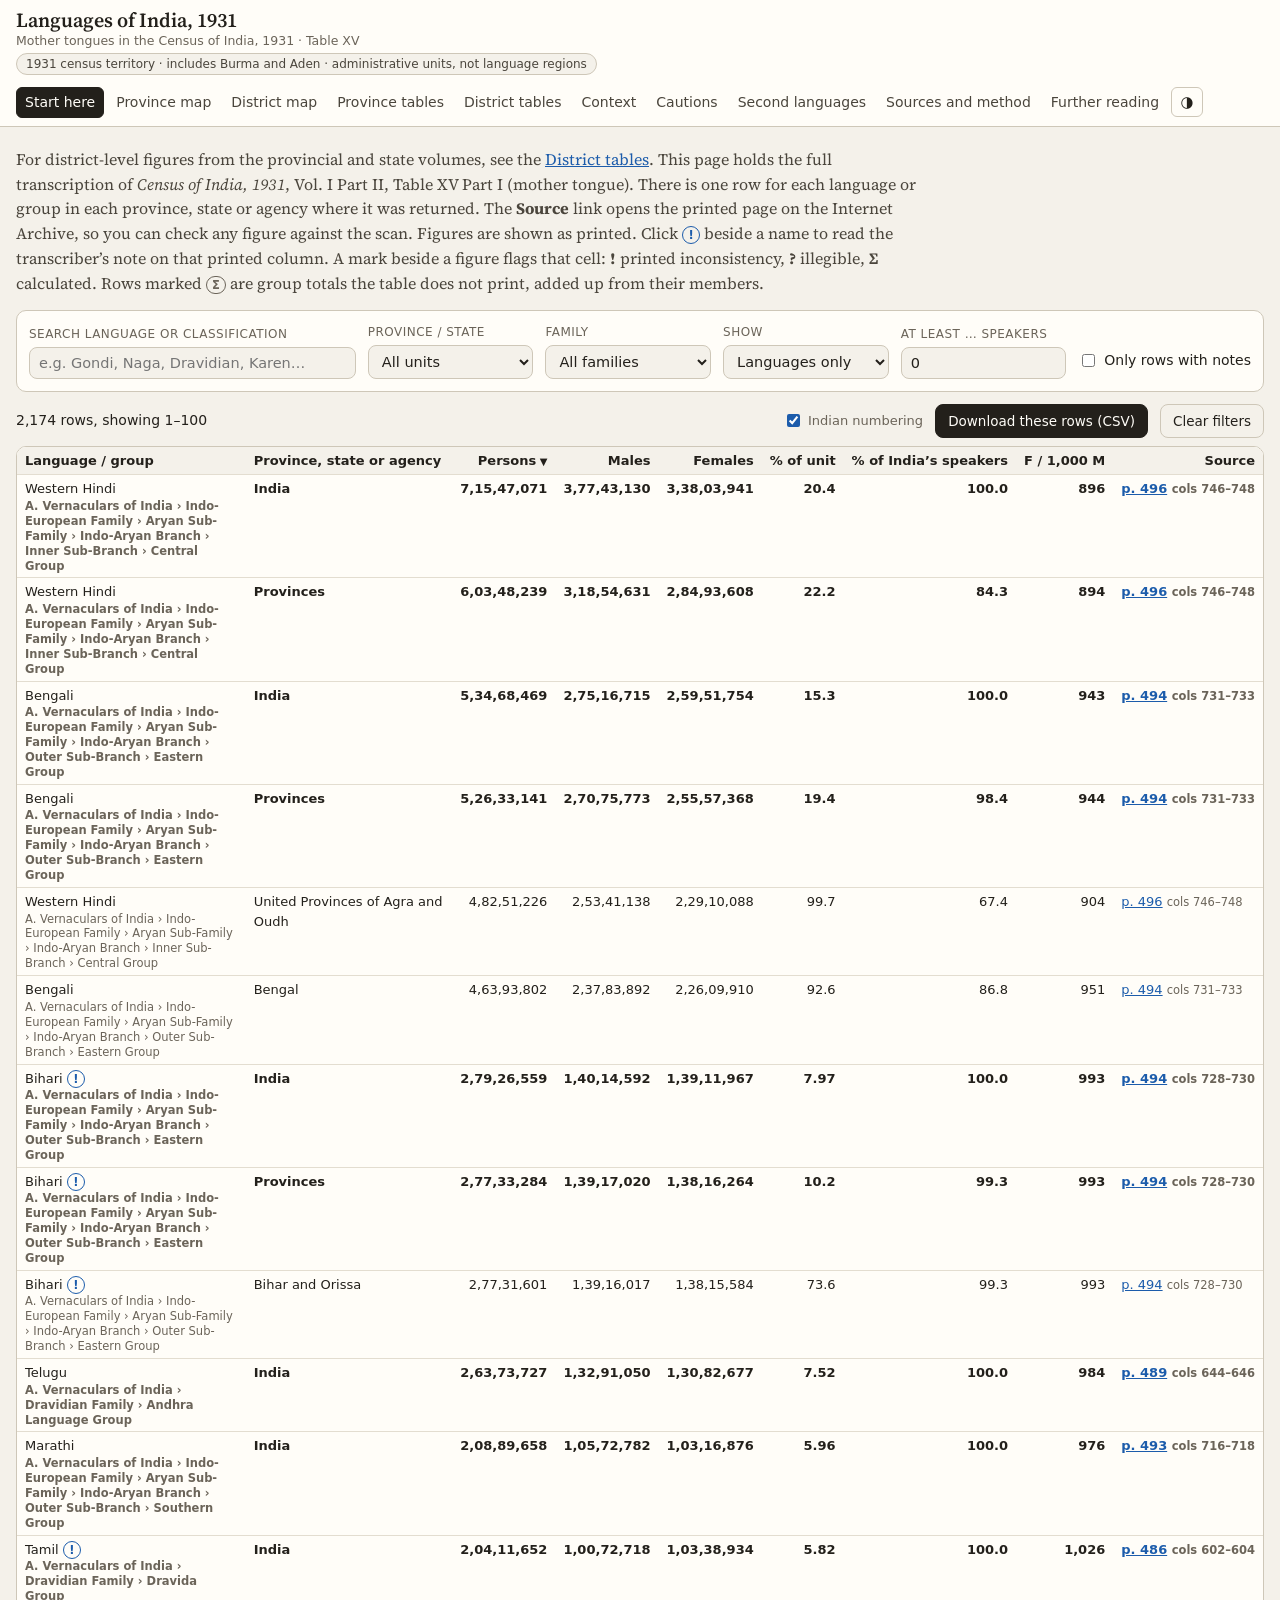
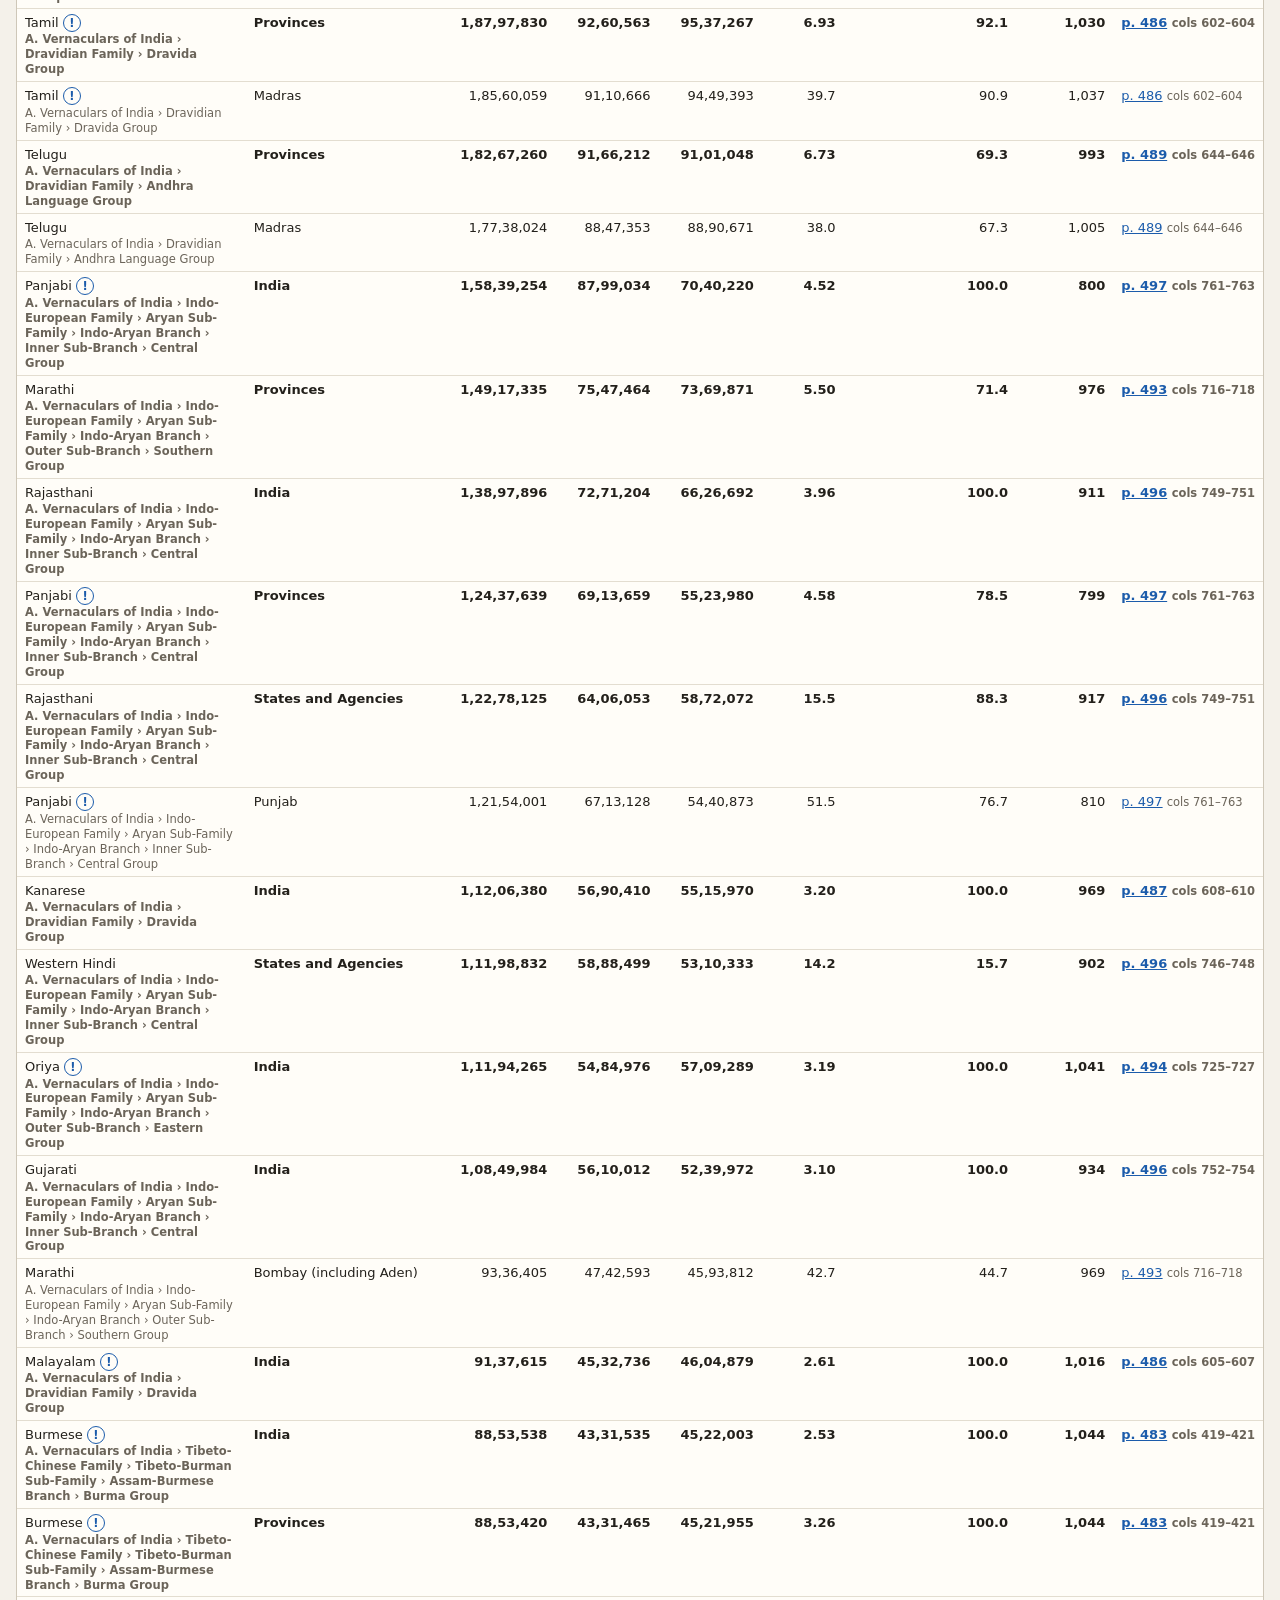
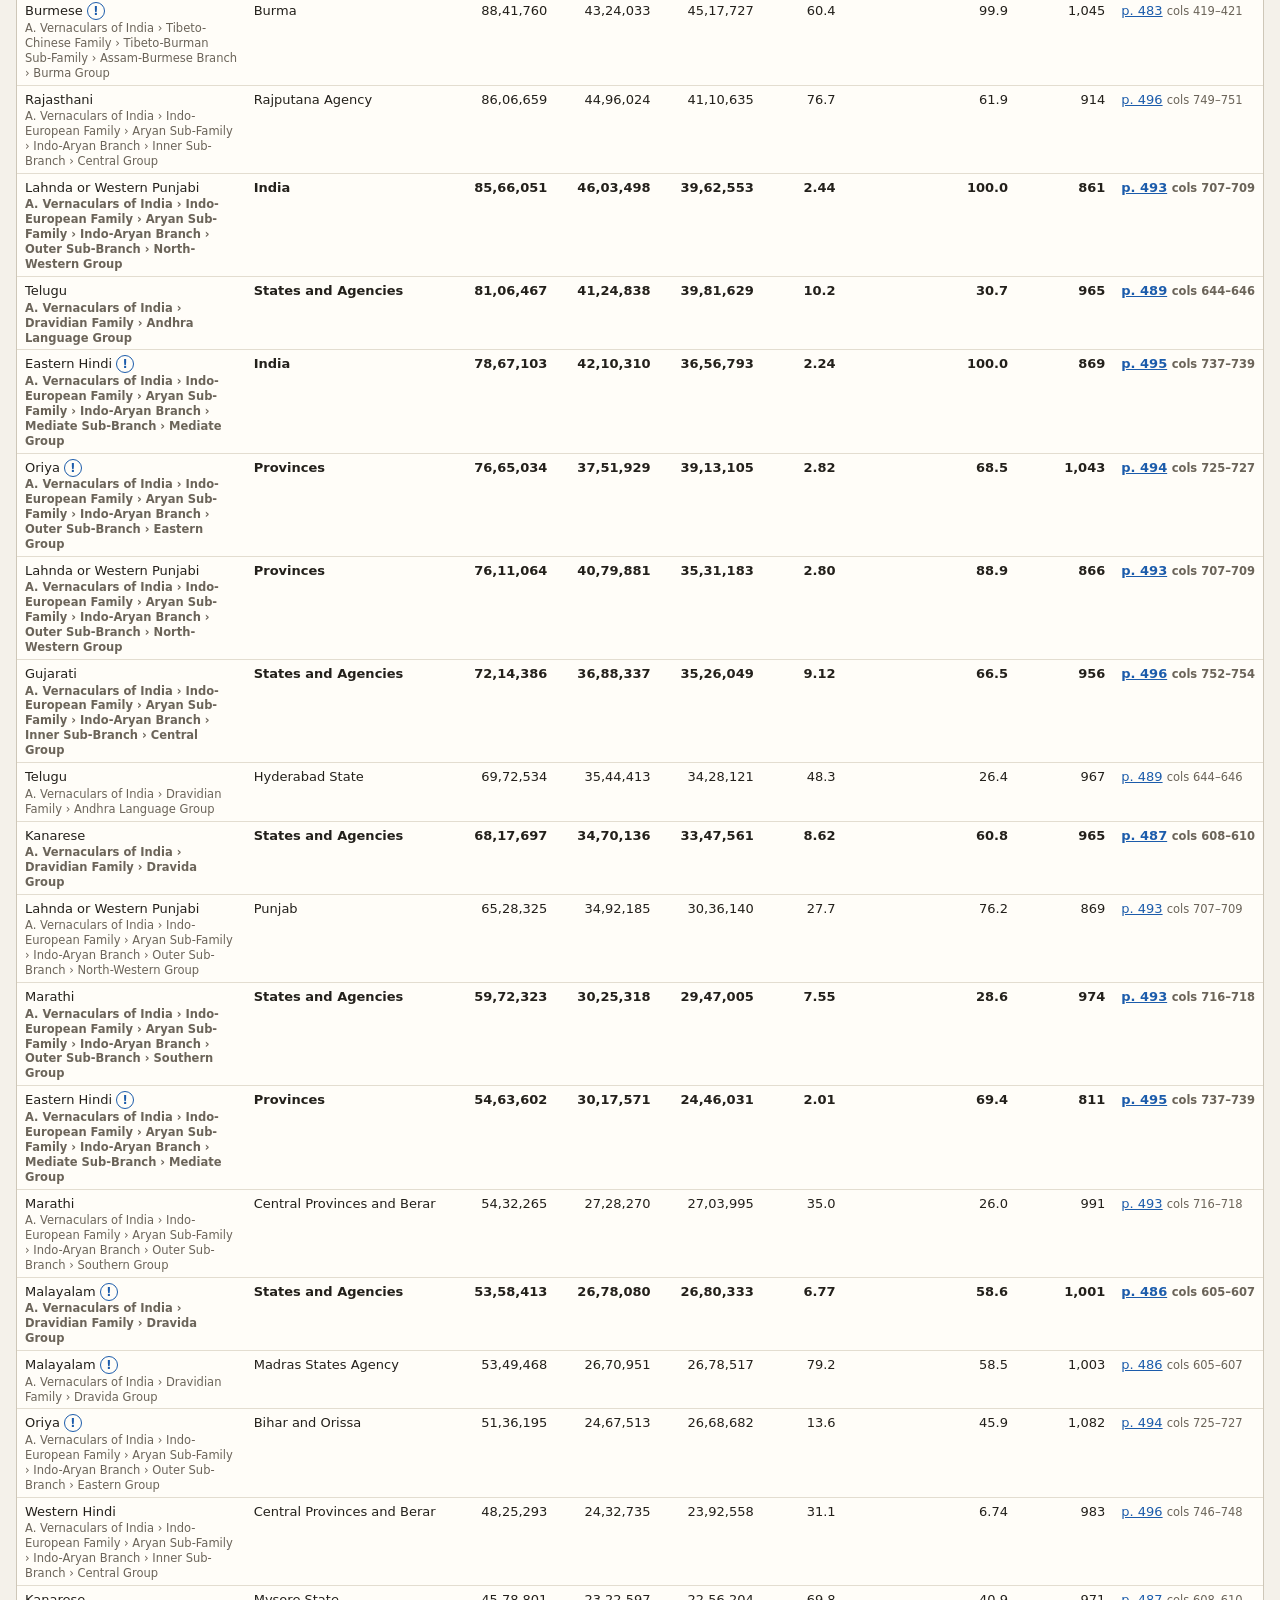
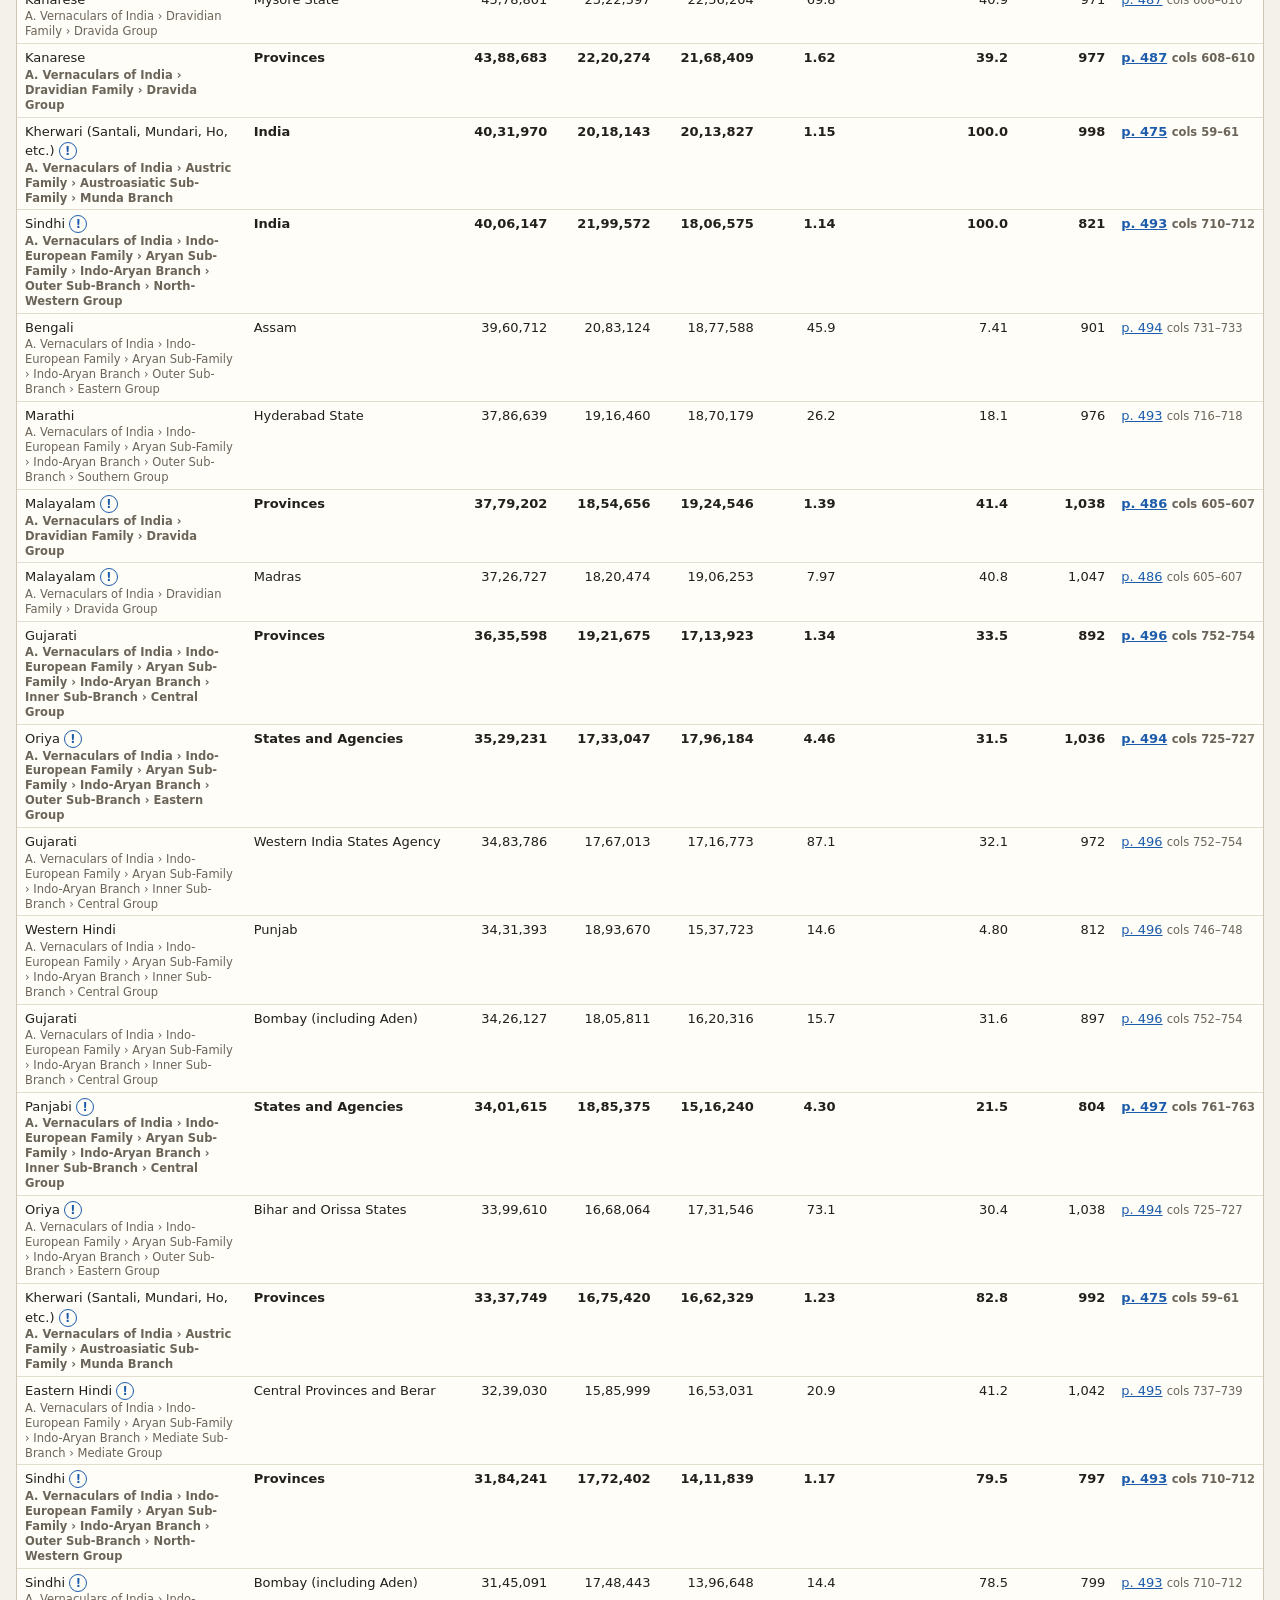
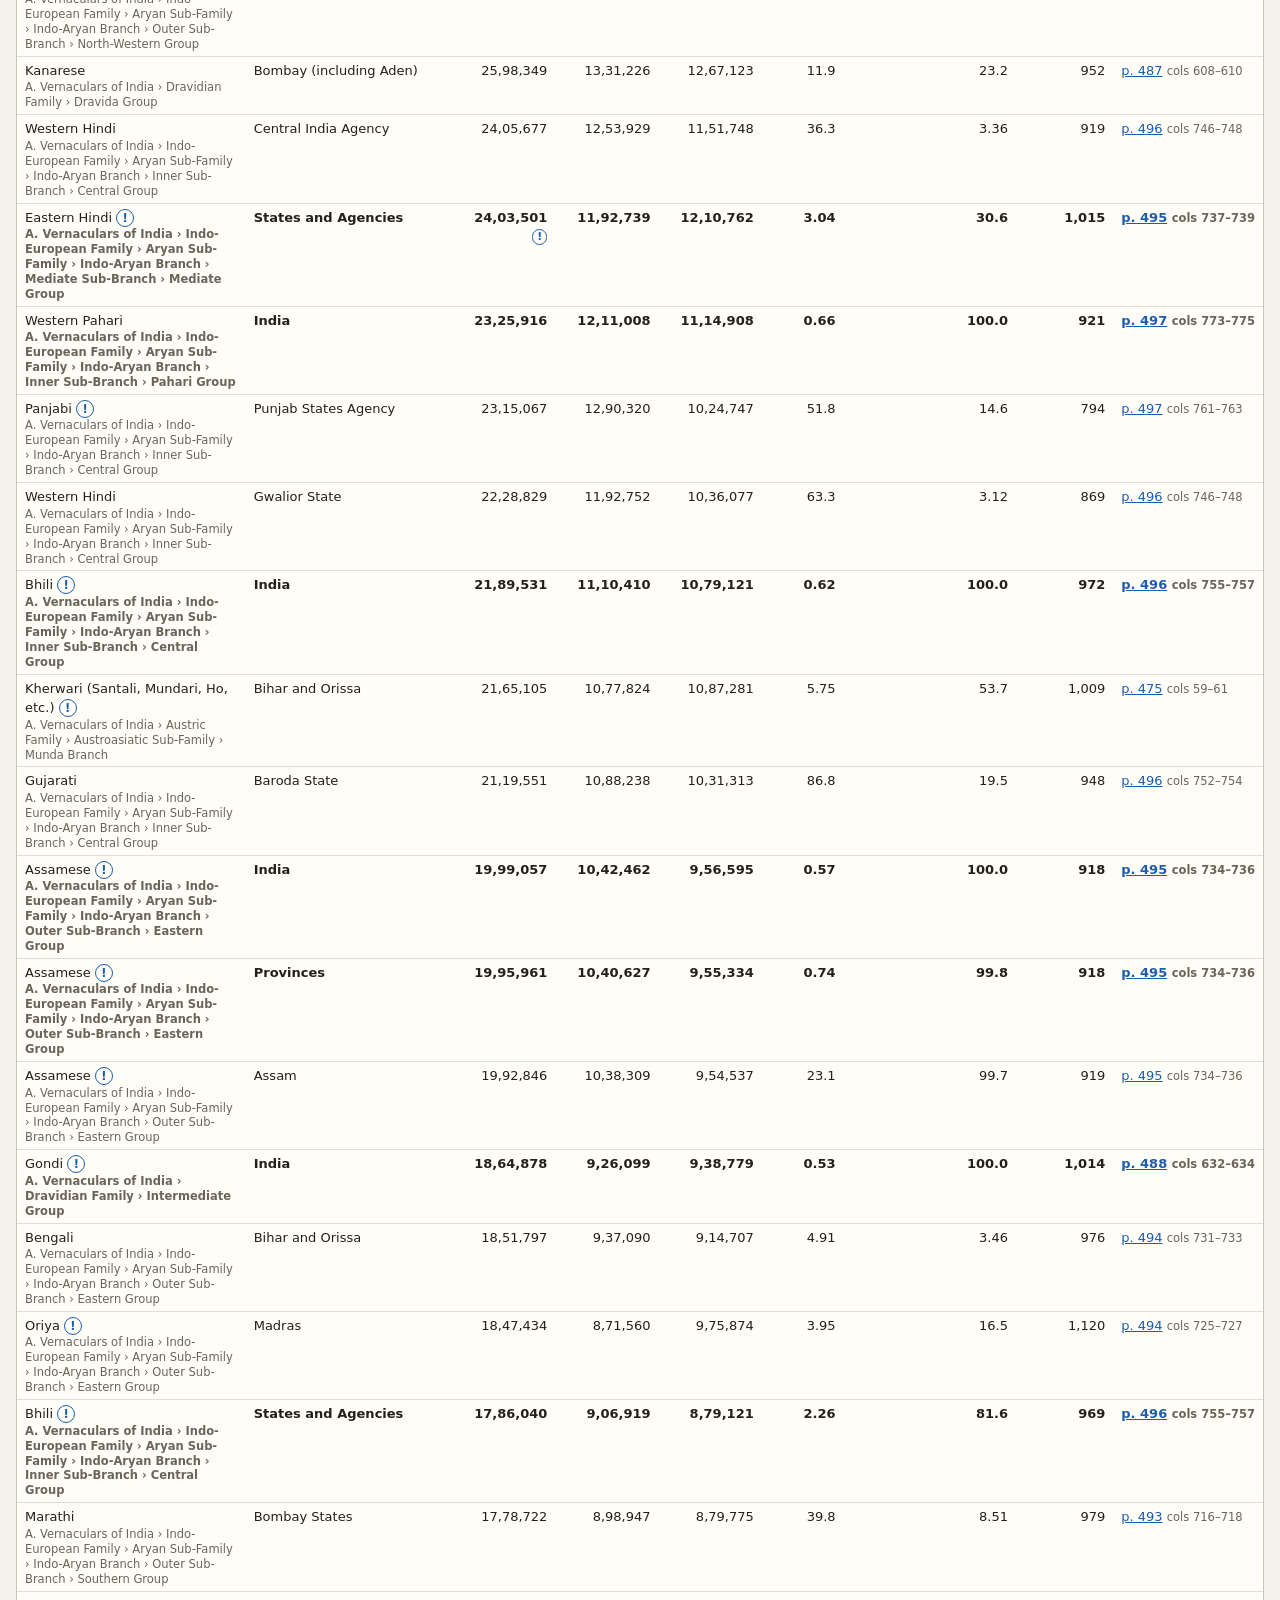
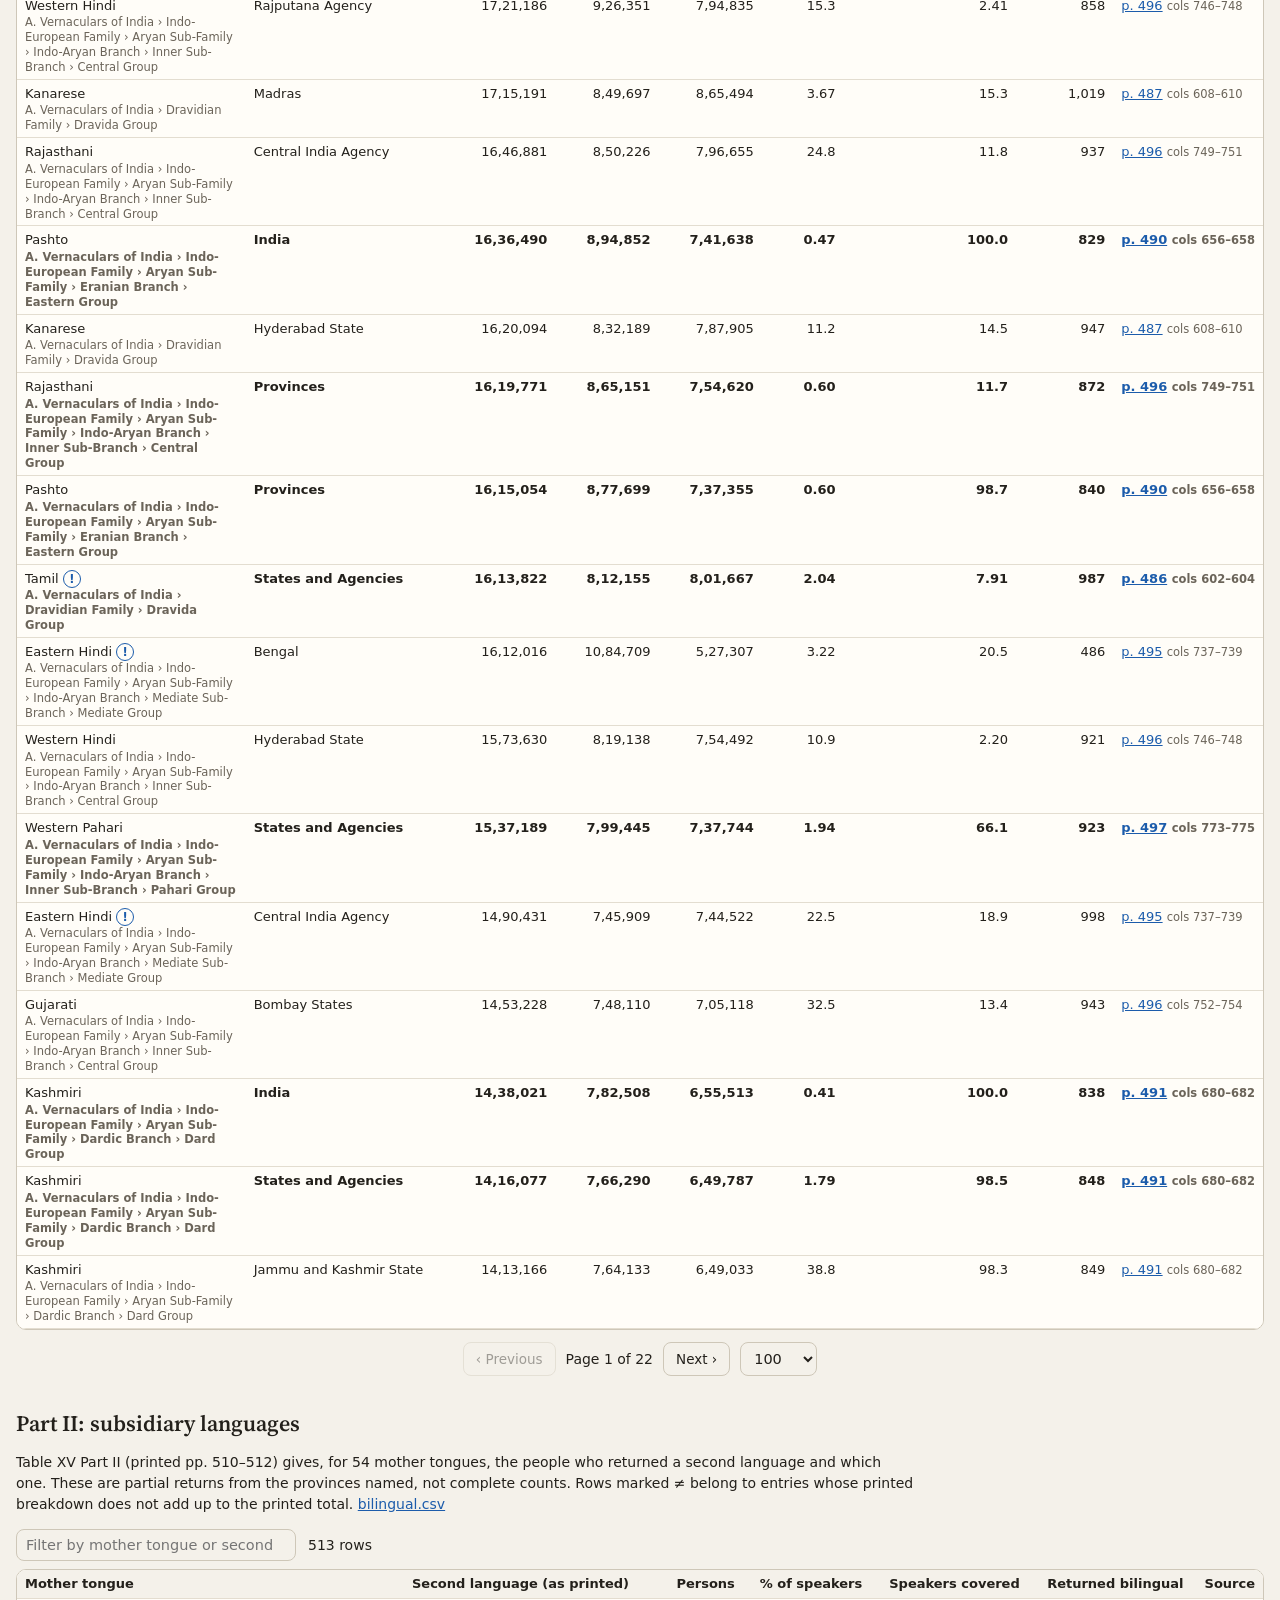
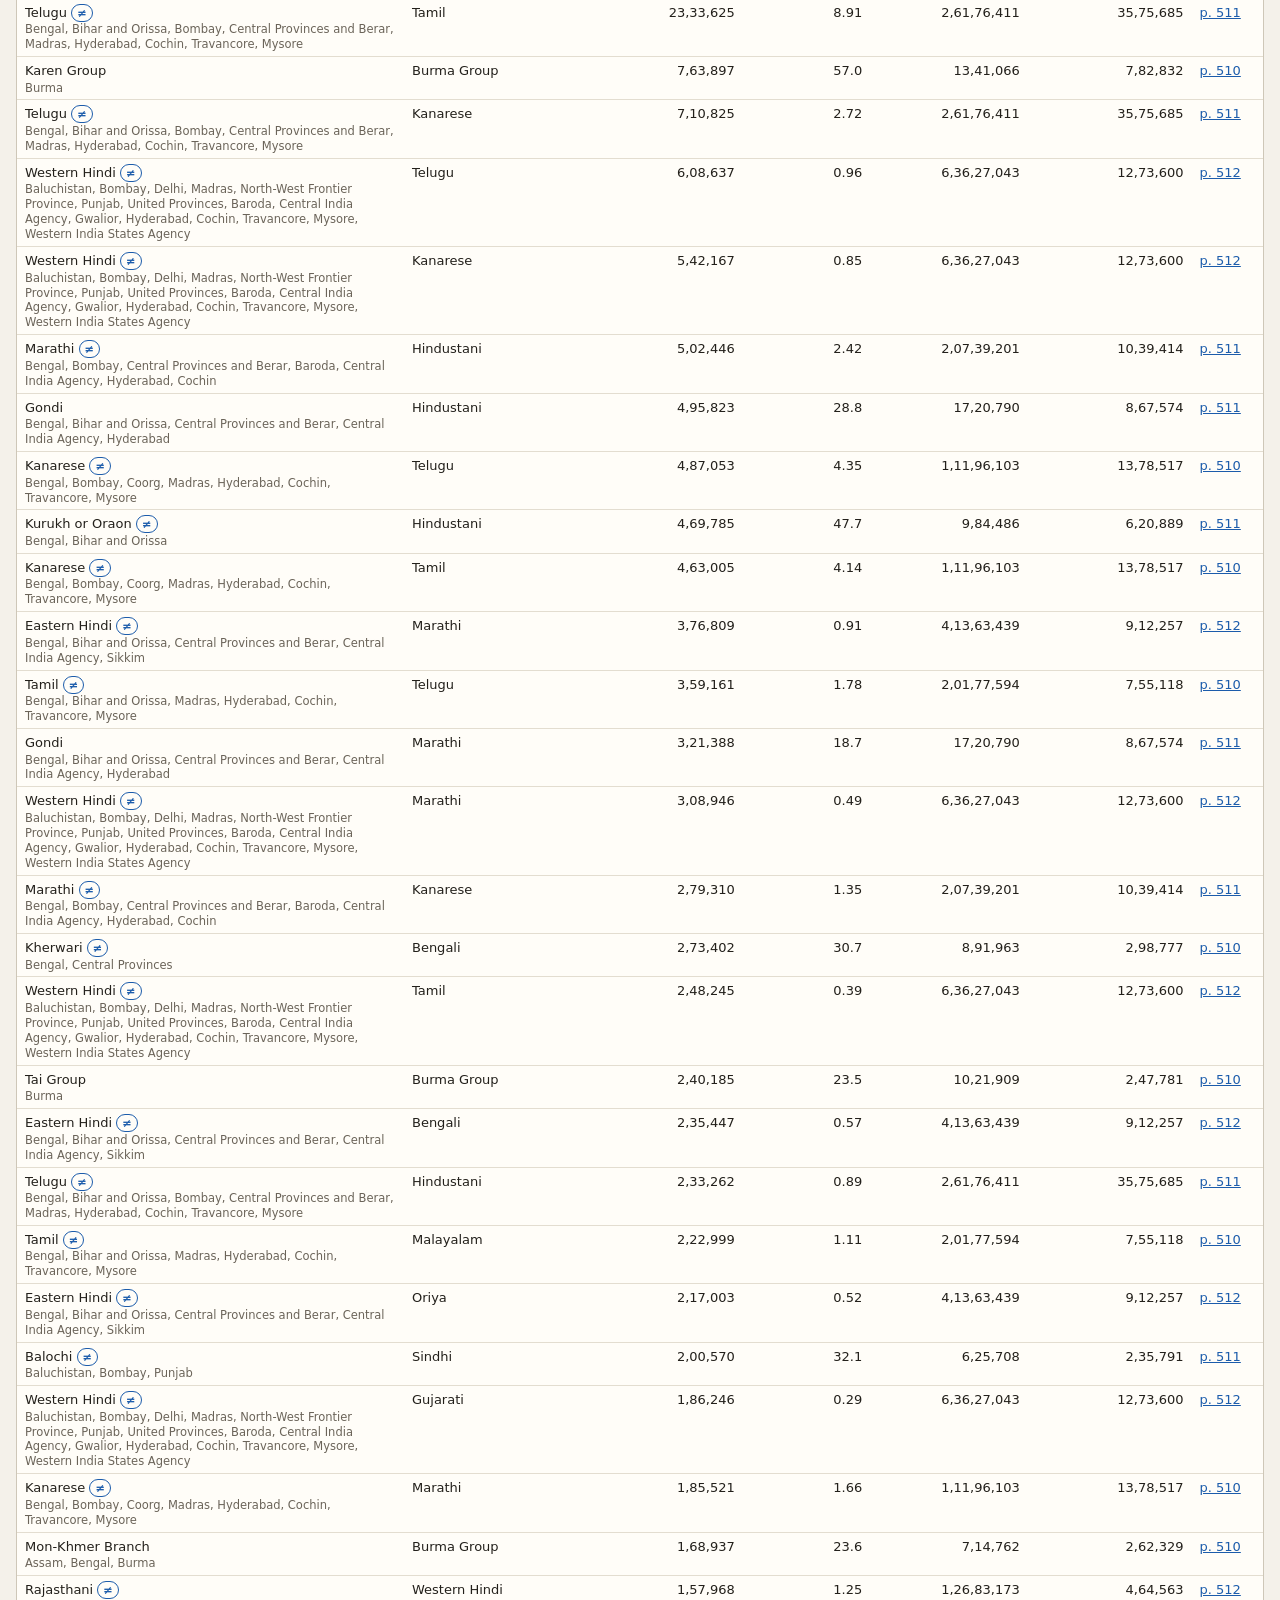
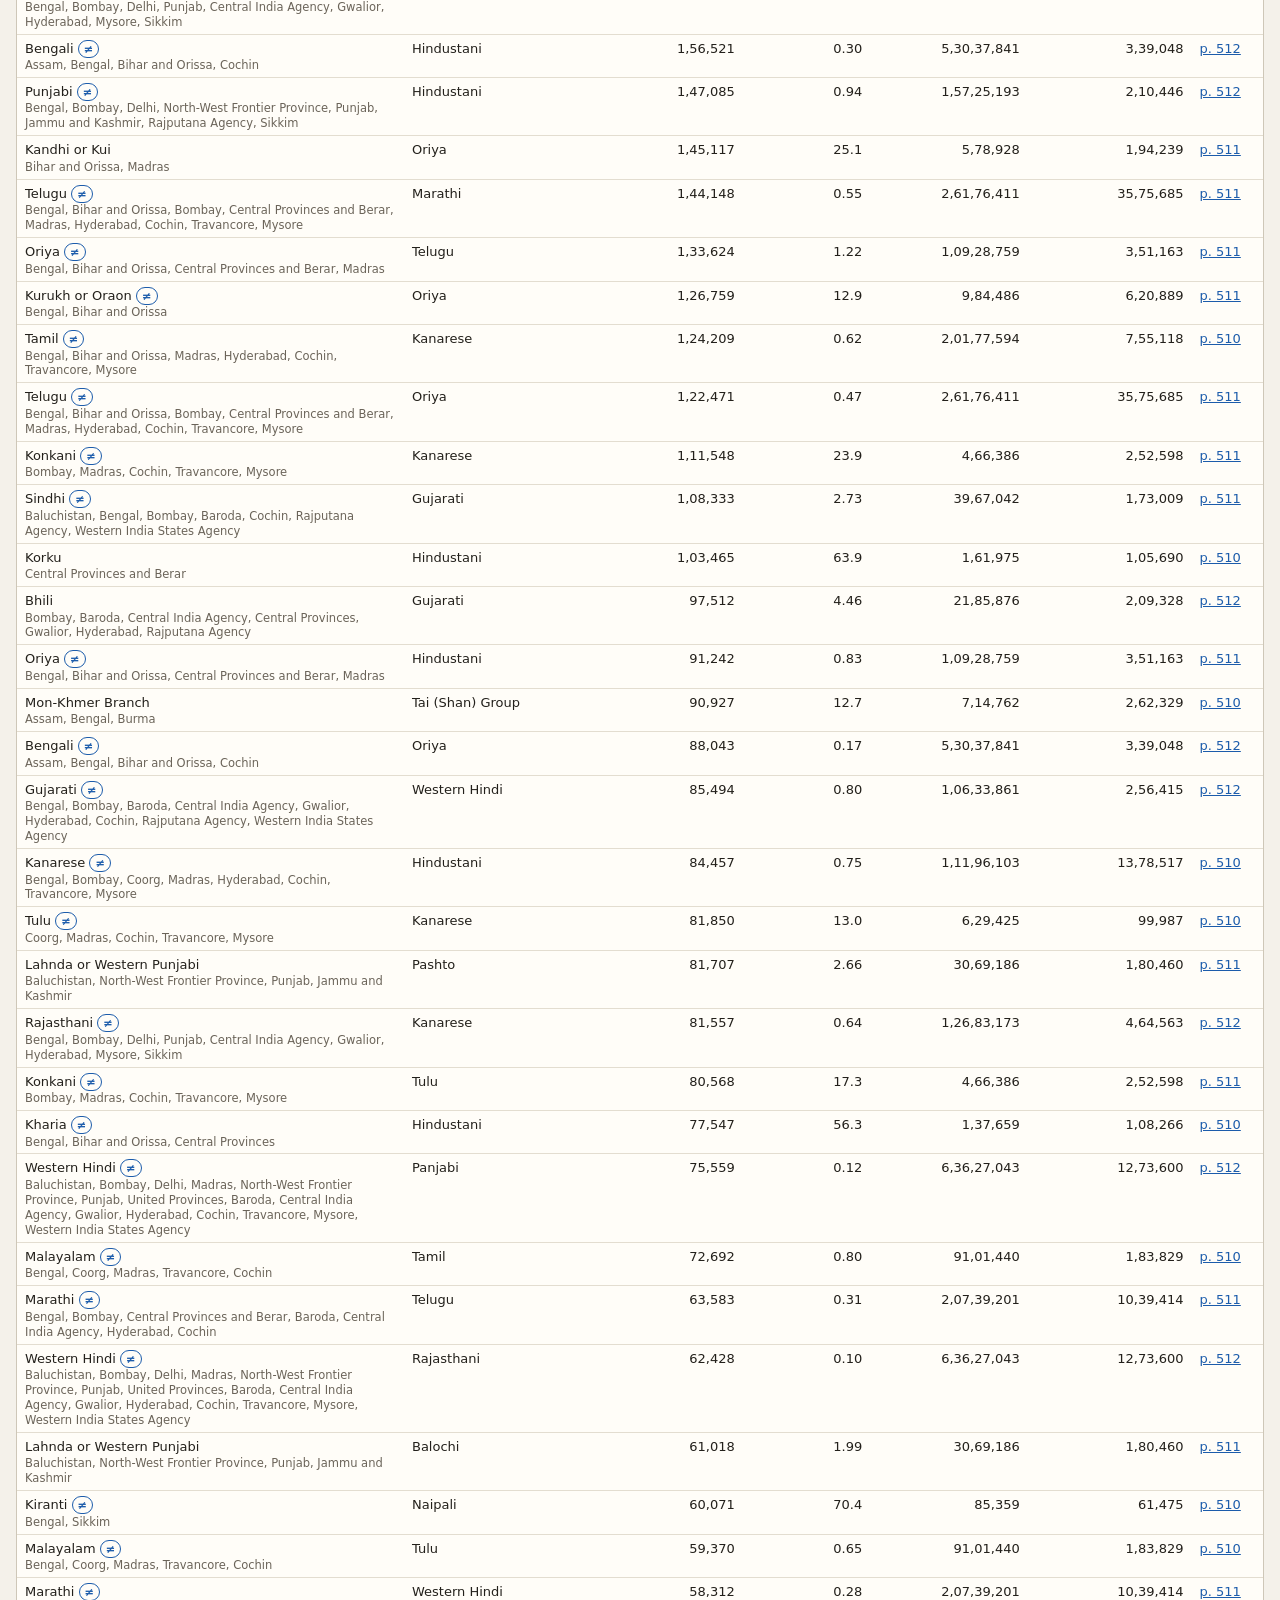
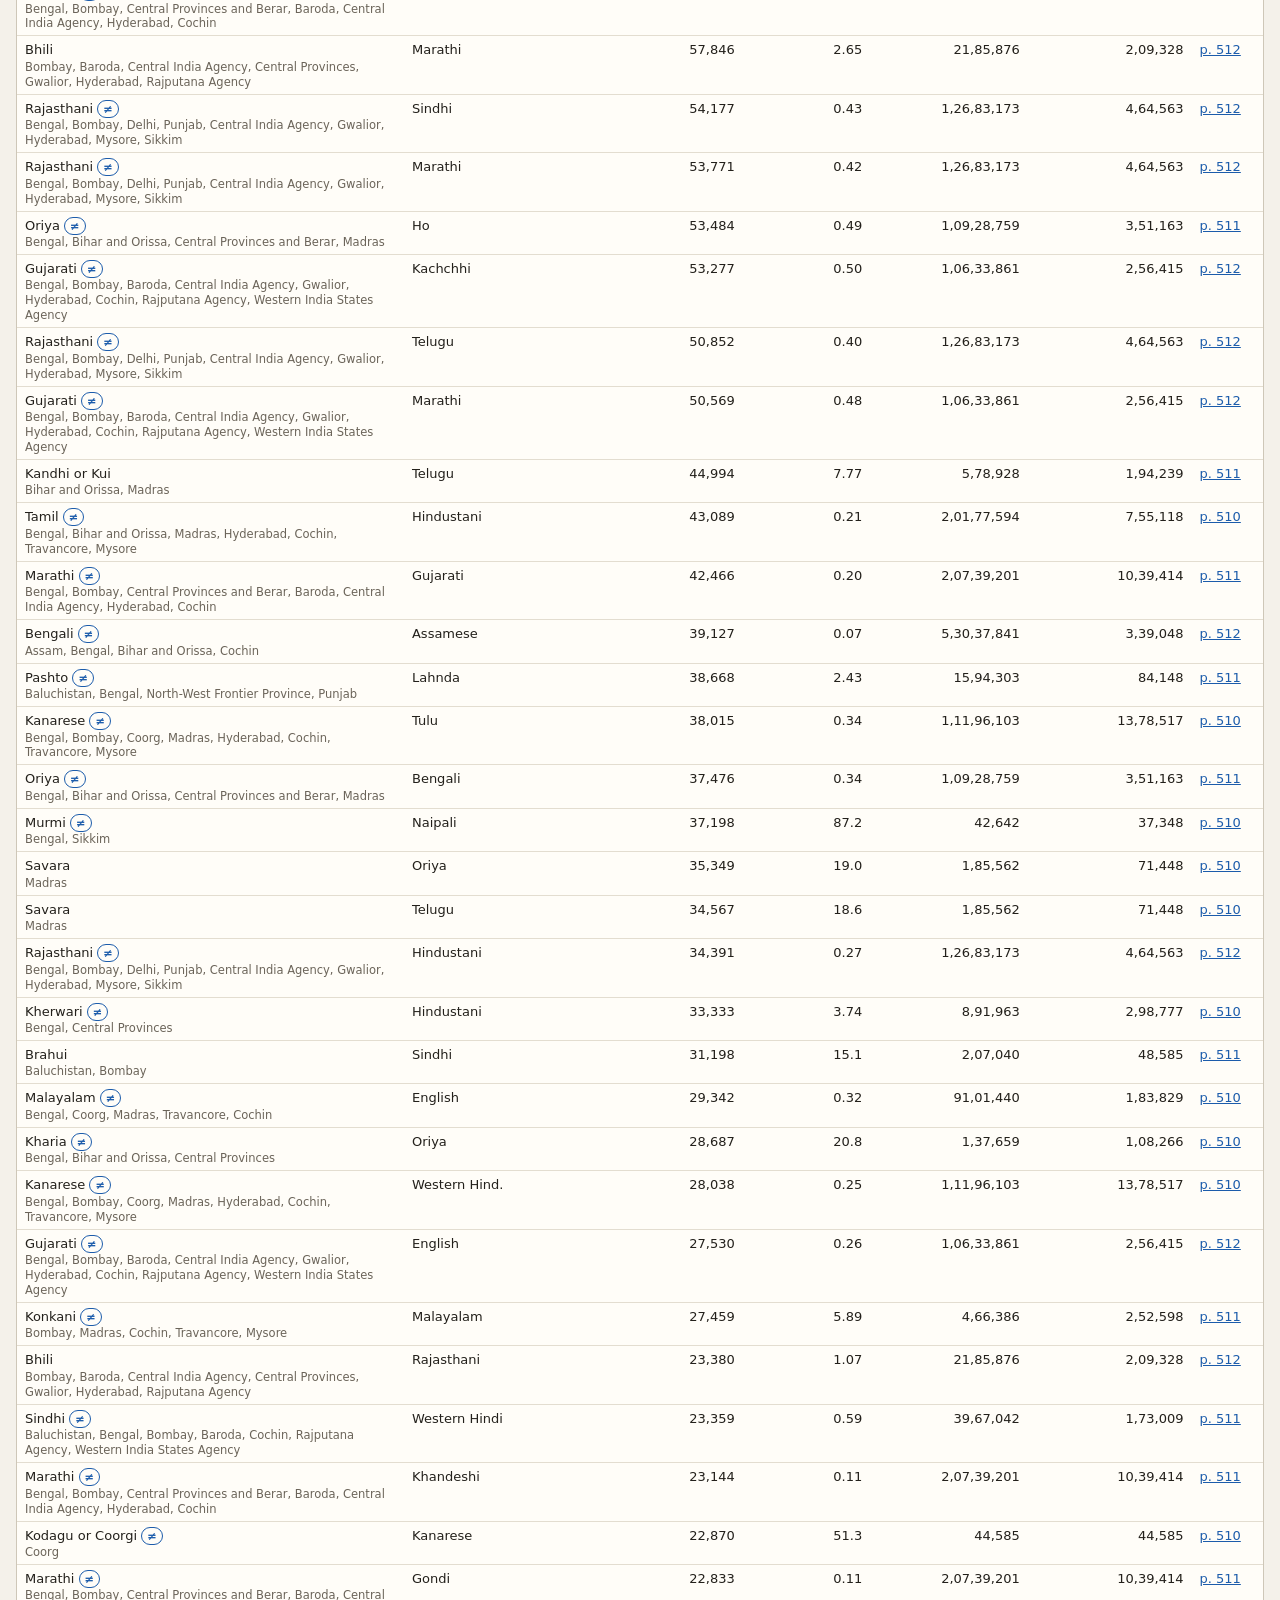
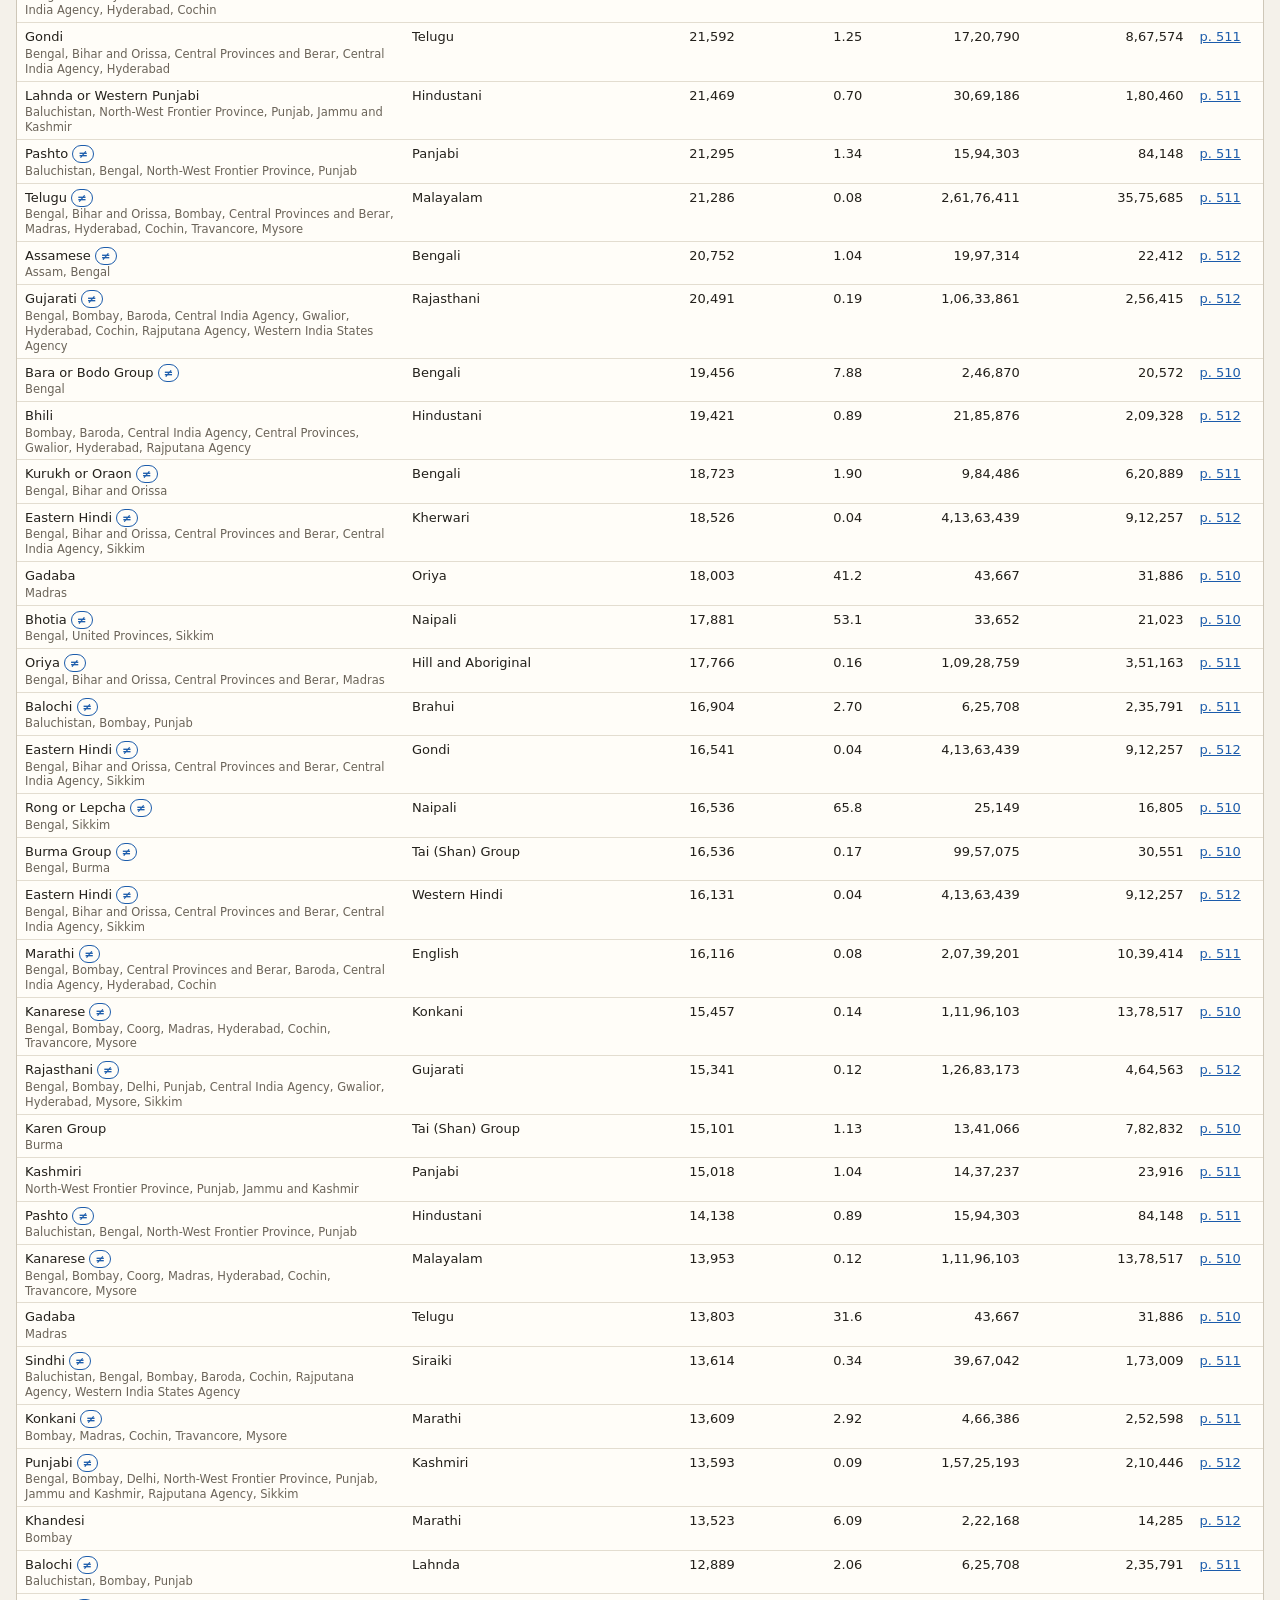
<file: data.html>
<!DOCTYPE html>
<html lang="en">
<head>
<meta charset="UTF-8">
<meta name="viewport" content="width=device-width, initial-scale=1.0, viewport-fit=cover">
<meta name="description" content="Browse and filter every figure of Census of India 1931, Imperial Table XV Part I (mother tongue), with links to the printed page scans.">
<title>Table XV Browser</title>
<link rel="icon" href="data:image/svg+xml,%3Csvg xmlns='http://www.w3.org/2000/svg' viewBox='0 0 32 32'%3E%3Crect width='32' height='32' rx='6' fill='%23f4f1ea'/%3E%3Cpath d='M9 7h10l4 6-3 12-6 2-5-9z' fill='%23256abf'/%3E%3C/svg%3E">
<link rel="preconnect" href="https://fonts.googleapis.com">
<link rel="preconnect" href="https://fonts.gstatic.com" crossorigin>
<link href="https://fonts.googleapis.com/css2?family=Source+Serif+4:ital,opsz,wght@0,8..60,400;0,8..60,600;1,8..60,400&display=swap" rel="stylesheet">
<link rel="stylesheet" href="styles.css">
</head>
<body class="browser">

<header id="bar">
  <div class="brand">
    <h1><a href="./">Languages of India, 1931</a></h1>
    <p class="sub">Mother tongues in the Census of India, 1931 &middot; Table XV</p>
    <p class="scope" title="What 'India' means on this site">1931 census territory · includes Burma and Aden · administrative units, not language regions</p>
  </div>
  <button type="button" id="btn-menu" class="menu-btn" aria-expanded="false" aria-controls="site-nav">&#9776; Menu</button>
  <nav aria-label="Site" id="site-nav">
    <span class="nav-group" aria-hidden="true">Pages</span>
    <a href="./#tour" class="btn">Start here</a>
    <a href="./">Province map</a>
    <a href="districts.html">District map</a>
    <a href="data.html" aria-current="page">Province tables</a>
    <a href="regional.html">District tables</a>
    <span class="nav-group" aria-hidden="true">Province map page</span>
    <a href="./#context">Context</a>
    <a href="./#cautions">Cautions</a>
    <a href="./#bilingual">Second languages</a>
    <a href="./#method">Sources and method</a>
    <a href="./#resources">Further reading</a>
    <button type="button" id="btn-theme" class="icon-btn" aria-label="Toggle dark mode" title="Light / dark">&#9681;</button>
  </nav>
</header>

<main id="browse">
  <p class="intro">For district-level figures from the provincial and state volumes, see the <a href="regional.html">District tables</a>. This page holds the full transcription of <i>Census of India, 1931</i>, Vol.&nbsp;I Part&nbsp;II, Table XV Part I (mother tongue). There is one row for each language or group in each province, state or agency where it was returned. The <b>Source</b> link opens the printed page on the Internet Archive, so you can check any figure against the scan. Figures are shown as printed. Click <span class="flag">!</span> beside a name to read the transcriber’s note on that printed column. A mark beside a figure flags that cell: <b>!</b> printed inconsistency, <b>?</b> illegible, <b>Σ</b> calculated. Rows marked <span class="flag sum">Σ</span> are group totals the table does not print, added up from their members.</p>

  <form id="filters" onsubmit="return false">
    <div class="f wide">
      <label for="q">Search language or classification</label>
      <input id="q" type="search" placeholder="e.g. Gondi, Naga, Dravidian, Karen…" autocomplete="off" spellcheck="false">
    </div>
    <div class="f">
      <label for="unit">Province / state</label>
      <select id="unit"></select>
    </div>
    <div class="f">
      <label for="fam">Family</label>
      <select id="fam"></select>
    </div>
    <div class="f">
      <label for="level">Show</label>
      <select id="level">
        <option value="lang">Languages only</option>
        <option value="group">Groups and totals only</option>
        <option value="all">Everything</option>
      </select>
    </div>
    <div class="f">
      <label for="min">At least … speakers</label>
      <input id="min" type="number" min="0" step="1" value="0" inputmode="numeric">
    </div>
    <div class="f check">
      <label><input type="checkbox" id="noted"> Only rows with notes</label>
    </div>
  </form>

  <div class="toolbar">
    <span id="count" aria-live="polite"></span>
    <span class="spacer"></span>
    <label class="numfmt" title="Indian grouping (1,23,456; lakh, crore). Untick for international grouping (123,456; thousand, million)."><input type="checkbox" id="opt-num" checked> Indian numbering</label>
    <button type="button" id="dl" class="btn">Download these rows (CSV)</button>
    <button type="button" id="reset" class="btn ghost">Clear filters</button>
  </div>

  <div class="tbl-wrap">
    <table class="data browse-table">
      <thead>
        <tr>
          <th data-k="name" scope="col">Language / group</th>
          <th data-k="unit" scope="col">Province, state or agency</th>
          <th data-k="p" scope="col">Persons</th>
          <th data-k="m" scope="col">Males</th>
          <th data-k="f" scope="col">Females</th>
          <th data-k="share" scope="col" title="Persons as a percentage of the unit’s population">% of unit</th>
          <th data-k="ofl" scope="col" title="Persons as a percentage of the language’s all-India total">% of India’s speakers</th>
          <th data-k="sr" scope="col" title="Females per 1,000 males">F / 1,000 M</th>
          <th data-k="col" scope="col">Source</th>
        </tr>
      </thead>
      <tbody id="rows"></tbody>
    </table>
  </div>
  <div class="pager">
    <button type="button" class="btn ghost" id="prev">‹ Previous</button>
    <span id="pageinfo"></span>
    <button type="button" class="btn ghost" id="next">Next ›</button>
    <select id="per" aria-label="Rows per page"><option>50</option><option selected>100</option><option>250</option><option>1000</option></select>
  </div>

  <section id="note-panel" hidden></section>

  <section class="bil-browse" id="part2">
    <h2>Part II: subsidiary languages</h2>
    <p>Table XV Part II (printed pp. 510–512) gives, for 54 mother tongues, the people who returned a second language and which one. These are partial returns from the provinces named, not complete counts. Rows marked ≠ belong to entries whose printed breakdown does not add up to the printed total. <a href="data/bilingual.csv">bilingual.csv</a></p>
    <div class="toolbar"><input id="q2" type="search" placeholder="Filter by mother tongue or second language…" autocomplete="off" spellcheck="false"><span id="count2"></span></div>
    <div class="tbl-wrap">
      <table class="data browse-table" id="t2">
        <thead><tr><th scope="col">Mother tongue</th><th scope="col">Second language (as printed)</th><th scope="col">Persons</th><th scope="col">% of speakers</th><th scope="col">Speakers covered</th><th scope="col">Returned bilingual</th><th scope="col">Source</th></tr></thead>
        <tbody id="rows2"></tbody>
      </table>
    </div>
  </section>

  <section class="pages-list">
    <h2>The printed pages</h2>
    <p>Table XV Part I runs across 38 printed pages (pp. 472–509; scan leaves 477–514). Each link opens the page on the Internet Archive. The transcription files for each page are in <a href="https://github.com/kmlawson/playground-india-language/tree/main/source/transcribed">source/transcribed/</a>.</p>
    <ul id="pages"></ul>
  </section>
  <p class="version cite"></p>
</main>

<script src="data/census.js"></script>
<script src="data/bilingual.js"></script>
<script src="version.js"></script>
<script src="browse.js"></script>
</body>
</html>
</file>
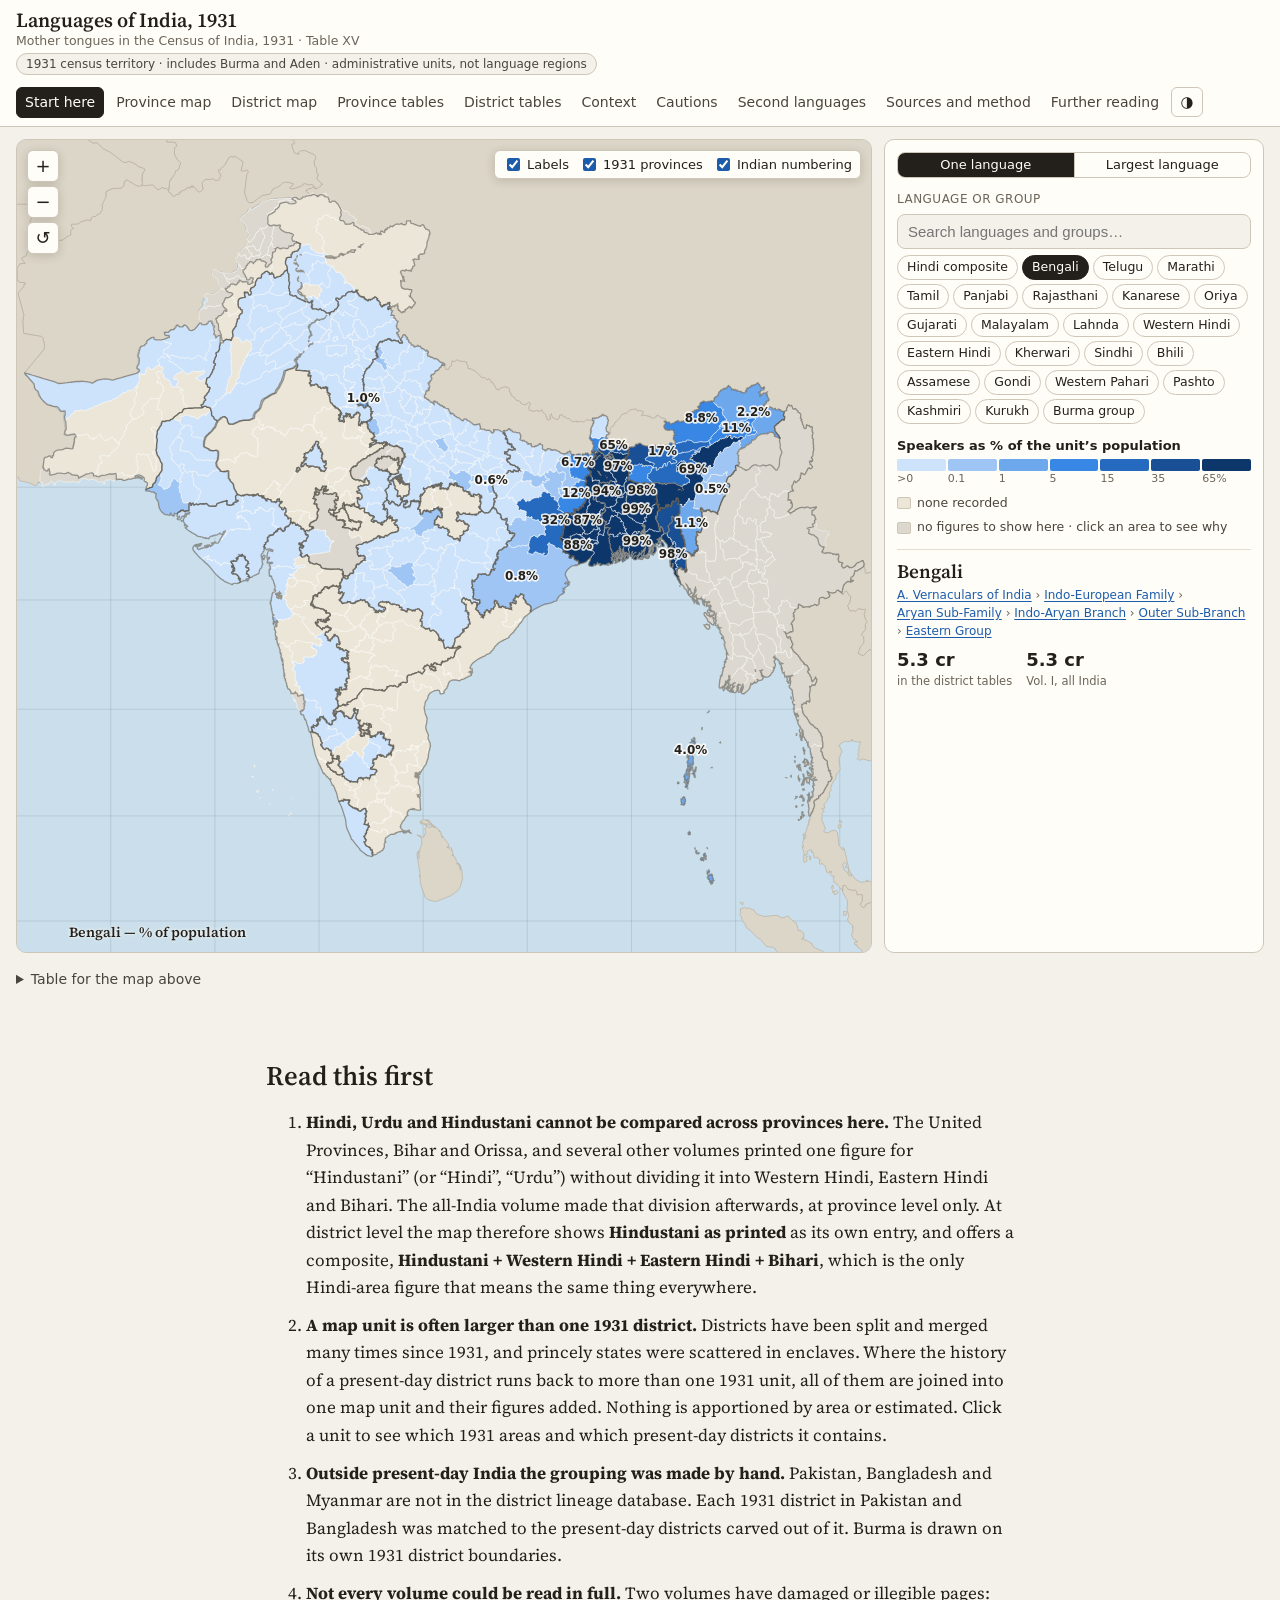
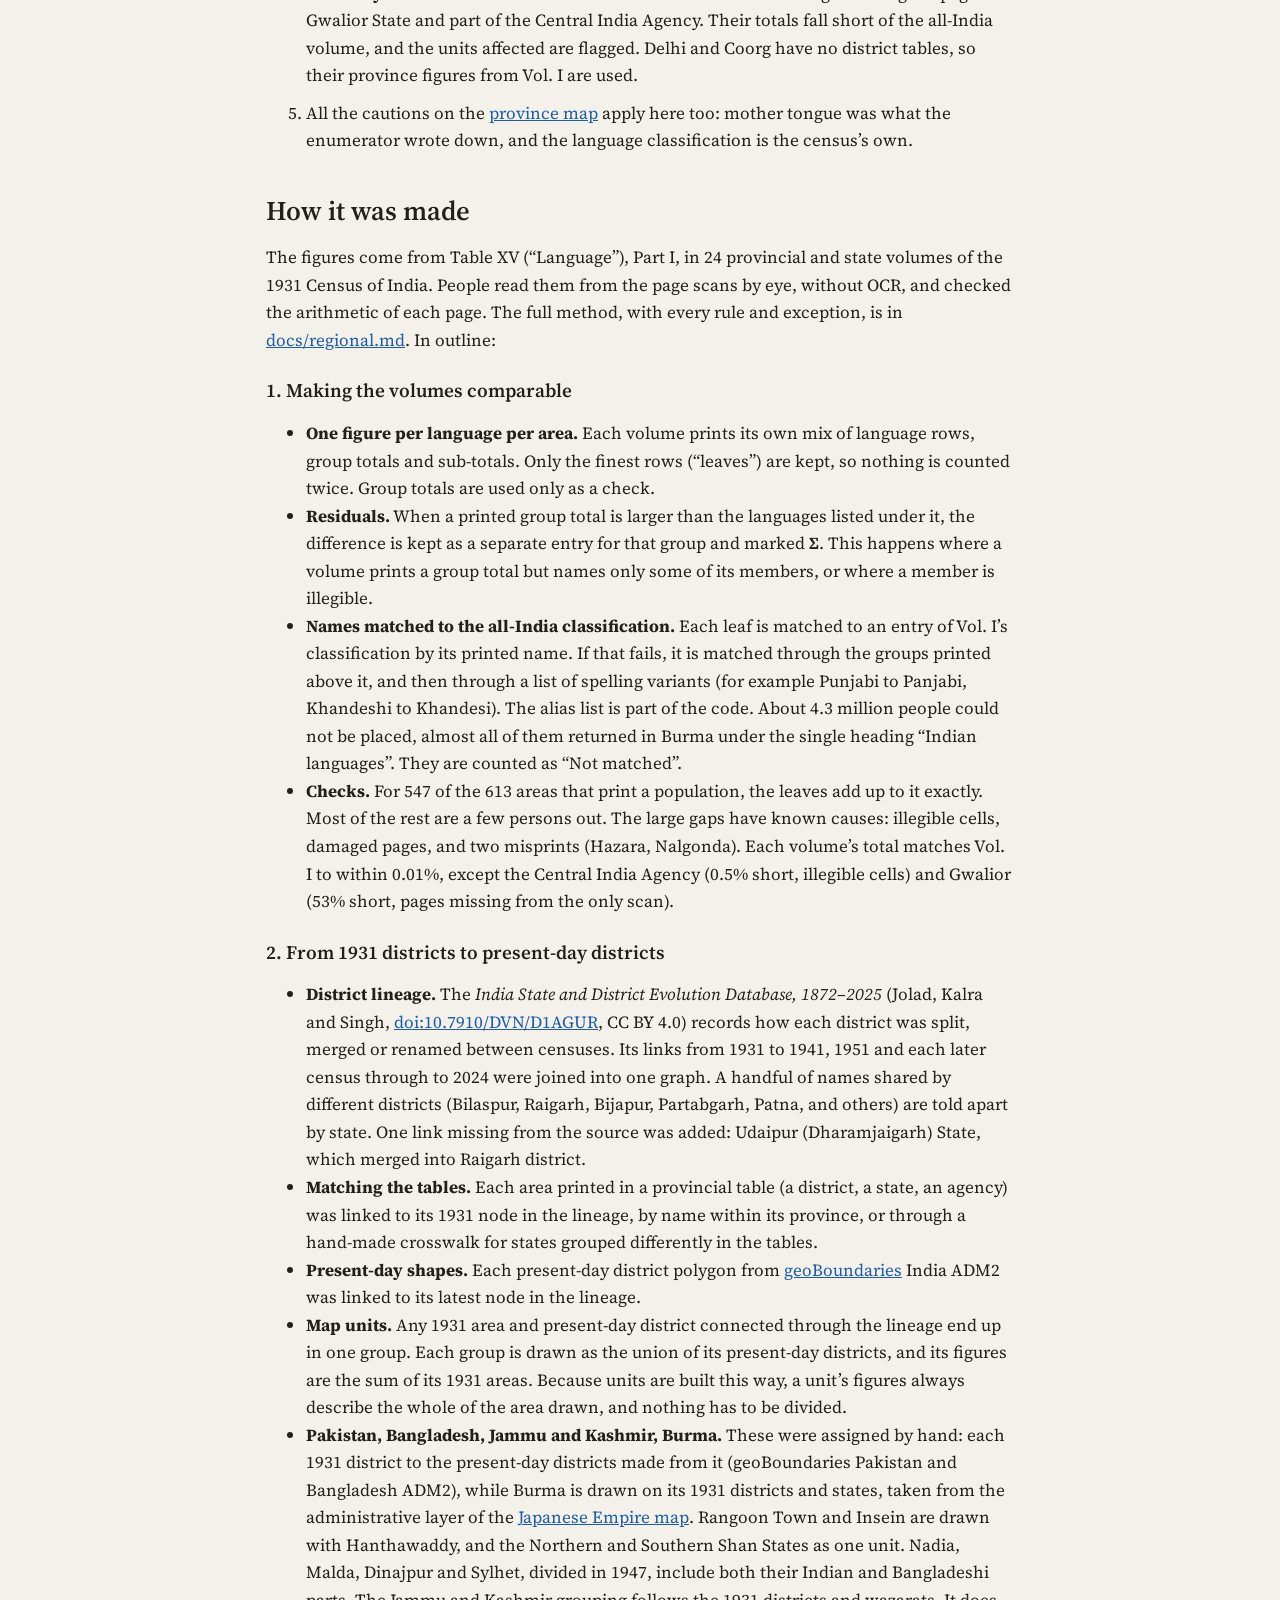
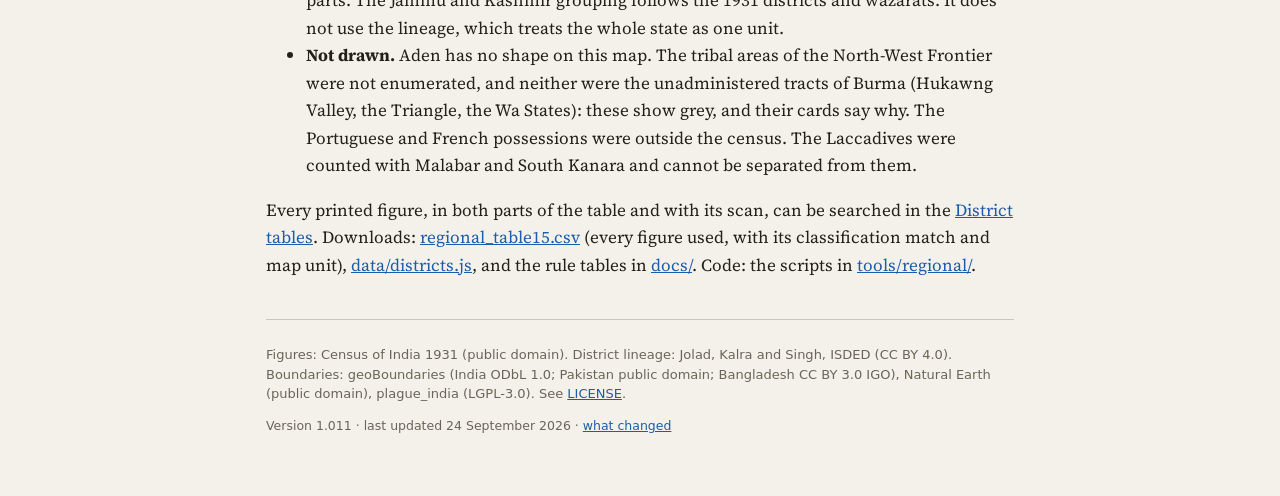
<file: districts.html>
<!DOCTYPE html>
<html lang="en">
<head>
<meta charset="UTF-8">
<meta name="viewport" content="width=device-width, initial-scale=1.0, viewport-fit=cover">
<meta name="description" content="Mother tongues by district in the 1931 Census of India, from the provincial and state volumes, drawn on present-day district boundaries through a district lineage from 1931 to 2024.">
<title>District Languages, 1931</title>
<link rel="canonical" href="https://kmlawson.github.io/playground-india-language/districts.html">
<link rel="icon" href="data:image/svg+xml,%3Csvg xmlns='http://www.w3.org/2000/svg' viewBox='0 0 32 32'%3E%3Crect width='32' height='32' rx='6' fill='%23f4f1ea'/%3E%3Cpath d='M9 7h10l4 6-3 12-6 2-5-9z' fill='%23256abf'/%3E%3C/svg%3E">
<link rel="preconnect" href="https://fonts.googleapis.com">
<link rel="preconnect" href="https://fonts.gstatic.com" crossorigin>
<link href="https://fonts.googleapis.com/css2?family=Source+Serif+4:ital,opsz,wght@0,8..60,400;0,8..60,600;1,8..60,400&display=swap" rel="stylesheet">
<link rel="stylesheet" href="styles.css">
</head>
<body>

<header id="bar">
  <div class="brand">
    <h1><a href="./">Languages of India, 1931</a></h1>
    <p class="sub">Mother tongues in the Census of India, 1931 &middot; Table XV</p>
    <p class="scope" title="What 'India' means on this site">1931 census territory · includes Burma and Aden · administrative units, not language regions</p>
  </div>
  <button type="button" id="btn-menu" class="menu-btn" aria-expanded="false" aria-controls="site-nav">&#9776; Menu</button>
  <nav aria-label="Site" id="site-nav">
    <span class="nav-group" aria-hidden="true">Pages</span>
    <a href="./#tour" class="btn">Start here</a>
    <a href="./">Province map</a>
    <a href="districts.html" aria-current="page">District map</a>
    <a href="data.html">Province tables</a>
    <a href="regional.html">District tables</a>
    <span class="nav-group" aria-hidden="true">Province map page</span>
    <a href="./#context">Context</a>
    <a href="./#cautions">Cautions</a>
    <a href="./#bilingual">Second languages</a>
    <a href="./#method">Sources and method</a>
    <a href="./#resources">Further reading</a>
    <button type="button" id="btn-theme" class="icon-btn" aria-label="Toggle dark mode" title="Light / dark">&#9681;</button>
  </nav>
</header>

<main>
<section id="explore" aria-label="Interactive district map">
  <div id="app">
    <div id="stage">
      <svg id="map" role="img" aria-labelledby="map-title" preserveAspectRatio="xMidYMid meet">
        <title id="map-title">Map of 1931 census districts grouped onto present-day districts</title>
        <defs>
          <pattern id="hatch" patternUnits="userSpaceOnUse" width="4" height="4" patternTransform="rotate(45)">
            <rect width="4" height="4" class="hatch-bg"/>
            <line x1="0" y1="0" x2="0" y2="4" class="hatch-line"/>
          </pattern>
        </defs>
        <g id="viewport">
          <rect id="sea" />
          <g id="g-grat"></g>
          <g id="g-neigh"></g>
          <g id="g-units"></g>
          <g id="g-prov"></g>
          <g id="g-labels"></g>
        </g>
      </svg>
      <div id="map-title-live" aria-live="polite"></div>
      <div id="zoom">
        <button type="button" data-z="in" aria-label="Zoom in">+</button>
        <button type="button" data-z="out" aria-label="Zoom out">&minus;</button>
        <button type="button" data-z="reset" aria-label="Reset view" title="Reset view">&#8634;</button>
      </div>
      <div id="map-toggles">
        <label><input type="checkbox" id="opt-labels" checked> Labels</label>
        <label title="Outlines of the areas covered by each 1931 provincial or state volume, drawn from the district units"><input type="checkbox" id="opt-prov" checked> 1931 provinces</label>
        <label title="Indian grouping (1,23,456; lakh, crore). Untick for international grouping (123,456; thousand, million)."><input type="checkbox" id="opt-num" checked> Indian numbering</label>
      </div>
      <div id="tooltip" role="tooltip" hidden></div>
    </div>

    <aside id="side">
      <div id="unit-panel" hidden></div>
      <div id="side-main">
        <div class="seg" role="tablist" aria-label="What the map shows" id="mode-seg">
          <button type="button" role="tab" data-mode="lang" aria-selected="true">One language</button>
          <button type="button" role="tab" data-mode="lead" aria-selected="false">Largest language</button>
        </div>
        <div id="lang-controls">
          <div class="field">
            <label for="lang-search">Language or group</label>
            <div class="combo">
              <input id="lang-search" type="search" autocomplete="off" spellcheck="false"
                     placeholder="Search languages and groups…" role="combobox"
                     aria-expanded="false" aria-controls="lang-list" aria-autocomplete="list">
              <ul id="lang-list" role="listbox" hidden></ul>
            </div>
            <div id="quick" aria-label="Largest languages"></div>
          </div>
        </div>
        <div id="legend" aria-label="Legend"></div>
        <div id="summary"></div>
    
      </div>
    </aside>
  </div>

  <details id="table-wrap">
    <summary>Table for the map above</summary>
    <div id="table-host"></div>
  </details>
</section>

<article id="essay">
<section id="read-first">
  <h2>Read this first</h2>
  <ol class="cautions">
    <li><b>Hindi, Urdu and Hindustani cannot be compared across provinces here.</b> The United Provinces, Bihar and Orissa, and several other volumes printed one figure for “Hindustani” (or “Hindi”, “Urdu”) without dividing it into Western Hindi, Eastern Hindi and Bihari. The all-India volume made that division afterwards, at province level only. At district level the map therefore shows <b>Hindustani as printed</b> as its own entry, and offers a composite, <b>Hindustani + Western Hindi + Eastern Hindi + Bihari</b>, which is the only Hindi-area figure that means the same thing everywhere.</li>
    <li><b>A map unit is often larger than one 1931 district.</b> Districts have been split and merged many times since 1931, and princely states were scattered in enclaves. Where the history of a present-day district runs back to more than one 1931 unit, all of them are joined into one map unit and their figures added. Nothing is apportioned by area or estimated. Click a unit to see which 1931 areas and which present-day districts it contains.</li>
    <li><b>Outside present-day India the grouping was made by hand.</b> Pakistan, Bangladesh and Myanmar are not in the district lineage database. Each 1931 district in Pakistan and Bangladesh was matched to the present-day districts carved out of it. Burma is drawn on its own 1931 district boundaries.</li>
    <li><b>Not every volume could be read in full.</b> Two volumes have damaged or illegible pages: Gwalior State and part of the Central India Agency. Their totals fall short of the all-India volume, and the units affected are flagged. Delhi and Coorg have no district tables, so their province figures from Vol. I are used.</li>
    <li>All the cautions on the <a href="./#cautions">province map</a> apply here too: mother tongue was what the enumerator wrote down, and the language classification is the census’s own.</li>
  </ol>
</section>

<section id="how">
  <h2>How it was made</h2>
  <p>The figures come from Table XV (“Language”), Part I, in 24 provincial and state volumes of the 1931 Census of India. People read them from the page scans by eye, without OCR, and checked the arithmetic of each page. The full method, with every rule and exception, is in <a href="https://github.com/kmlawson/playground-india-language/blob/main/docs/regional.md">docs/regional.md</a>. In outline:</p>
  <h3>1. Making the volumes comparable</h3>
  <ul>
    <li><b>One figure per language per area.</b> Each volume prints its own mix of language rows, group totals and sub-totals. Only the finest rows (“leaves”) are kept, so nothing is counted twice. Group totals are used only as a check.</li>
    <li><b>Residuals.</b> When a printed group total is larger than the languages listed under it, the difference is kept as a separate entry for that group and marked <b>Σ</b>. This happens where a volume prints a group total but names only some of its members, or where a member is illegible.</li>
    <li><b>Names matched to the all-India classification.</b> Each leaf is matched to an entry of Vol. I’s classification by its printed name. If that fails, it is matched through the groups printed above it, and then through a list of spelling variants (for example Punjabi to Panjabi, Khandeshi to Khandesi). The alias list is part of the code. About 4.3 million people could not be placed, almost all of them returned in Burma under the single heading “Indian languages”. They are counted as “Not matched”.</li>
    <li><b>Checks.</b> For 547 of the 613 areas that print a population, the leaves add up to it exactly. Most of the rest are a few persons out. The large gaps have known causes: illegible cells, damaged pages, and two misprints (Hazara, Nalgonda). Each volume’s total matches Vol. I to within 0.01%, except the Central India Agency (0.5% short, illegible cells) and Gwalior (53% short, pages missing from the only scan).</li>
  </ul>
  <h3>2. From 1931 districts to present-day districts</h3>
  <ul>
    <li><b>District lineage.</b> The <i>India State and District Evolution Database, 1872–2025</i> (Jolad, Kalra and Singh, <a href="https://doi.org/10.7910/DVN/D1AGUR">doi:10.7910/DVN/D1AGUR</a>, CC BY 4.0) records how each district was split, merged or renamed between censuses. Its links from 1931 to 1941, 1951 and each later census through to 2024 were joined into one graph. A handful of names shared by different districts (Bilaspur, Raigarh, Bijapur, Partabgarh, Patna, and others) are told apart by state. One link missing from the source was added: Udaipur (Dharamjaigarh) State, which merged into Raigarh district.</li>
    <li><b>Matching the tables.</b> Each area printed in a provincial table (a district, a state, an agency) was linked to its 1931 node in the lineage, by name within its province, or through a hand-made crosswalk for states grouped differently in the tables.</li>
    <li><b>Present-day shapes.</b> Each present-day district polygon from <a href="https://www.geoboundaries.org/">geoBoundaries</a> India ADM2 was linked to its latest node in the lineage.</li>
    <li><b>Map units.</b> Any 1931 area and present-day district connected through the lineage end up in one group. Each group is drawn as the union of its present-day districts, and its figures are the sum of its 1931 areas. Because units are built this way, a unit’s figures always describe the whole of the area drawn, and nothing has to be divided.</li>
    <li><b>Pakistan, Bangladesh, Jammu and Kashmir, Burma.</b> These were assigned by hand: each 1931 district to the present-day districts made from it (geoBoundaries Pakistan and Bangladesh ADM2), while Burma is drawn on its 1931 districts and states, taken from the administrative layer of the <a href="https://froginawell.net/reference/japanese-empire/">Japanese Empire map</a>. Rangoon Town and Insein are drawn with Hanthawaddy, and the Northern and Southern Shan States as one unit. Nadia, Malda, Dinajpur and Sylhet, divided in 1947, include both their Indian and Bangladeshi parts. The Jammu and Kashmir grouping follows the 1931 districts and wazarats. It does not use the lineage, which treats the whole state as one unit.</li>
    <li><b>Not drawn.</b> Aden has no shape on this map. The tribal areas of the North-West Frontier were not enumerated, and neither were the unadministered tracts of Burma (Hukawng Valley, the Triangle, the Wa States): these show grey, and their cards say why. The Portuguese and French possessions were outside the census. The Laccadives were counted with Malabar and South Kanara and cannot be separated from them.</li>
  </ul>
  <p>Every printed figure, in both parts of the table and with its scan, can be searched in the <a href="regional.html">District tables</a>. Downloads: <a href="data/regional_table15.csv">regional_table15.csv</a> (every figure used, with its classification match and map unit), <a href="data/districts.js">data/districts.js</a>, and the rule tables in <a href="https://github.com/kmlawson/playground-india-language/tree/main/docs">docs/</a>. Code: the scripts in <a href="https://github.com/kmlawson/playground-india-language/tree/main/tools/regional">tools/regional/</a>.</p>
</section>
<footer>
  <p>Figures: Census of India 1931 (public domain). District lineage: Jolad, Kalra and Singh, ISDED (CC BY 4.0). Boundaries: geoBoundaries (India ODbL 1.0; Pakistan public domain; Bangladesh CC BY 3.0 IGO), Natural Earth (public domain), plague_india (LGPL-3.0). See <a href="https://github.com/kmlawson/playground-india-language/blob/main/LICENSE">LICENSE</a>.</p>
  <p class="version"></p>
</footer>
</article>
</main>

<script src="data/geo.js"></script>
<script src="data/census.js"></script>
<script src="data/districts.js"></script>
<script src="version.js"></script>
<script src="langcolors.js"></script>
<script src="districts-app.js"></script>
</body>
</html>
</file>
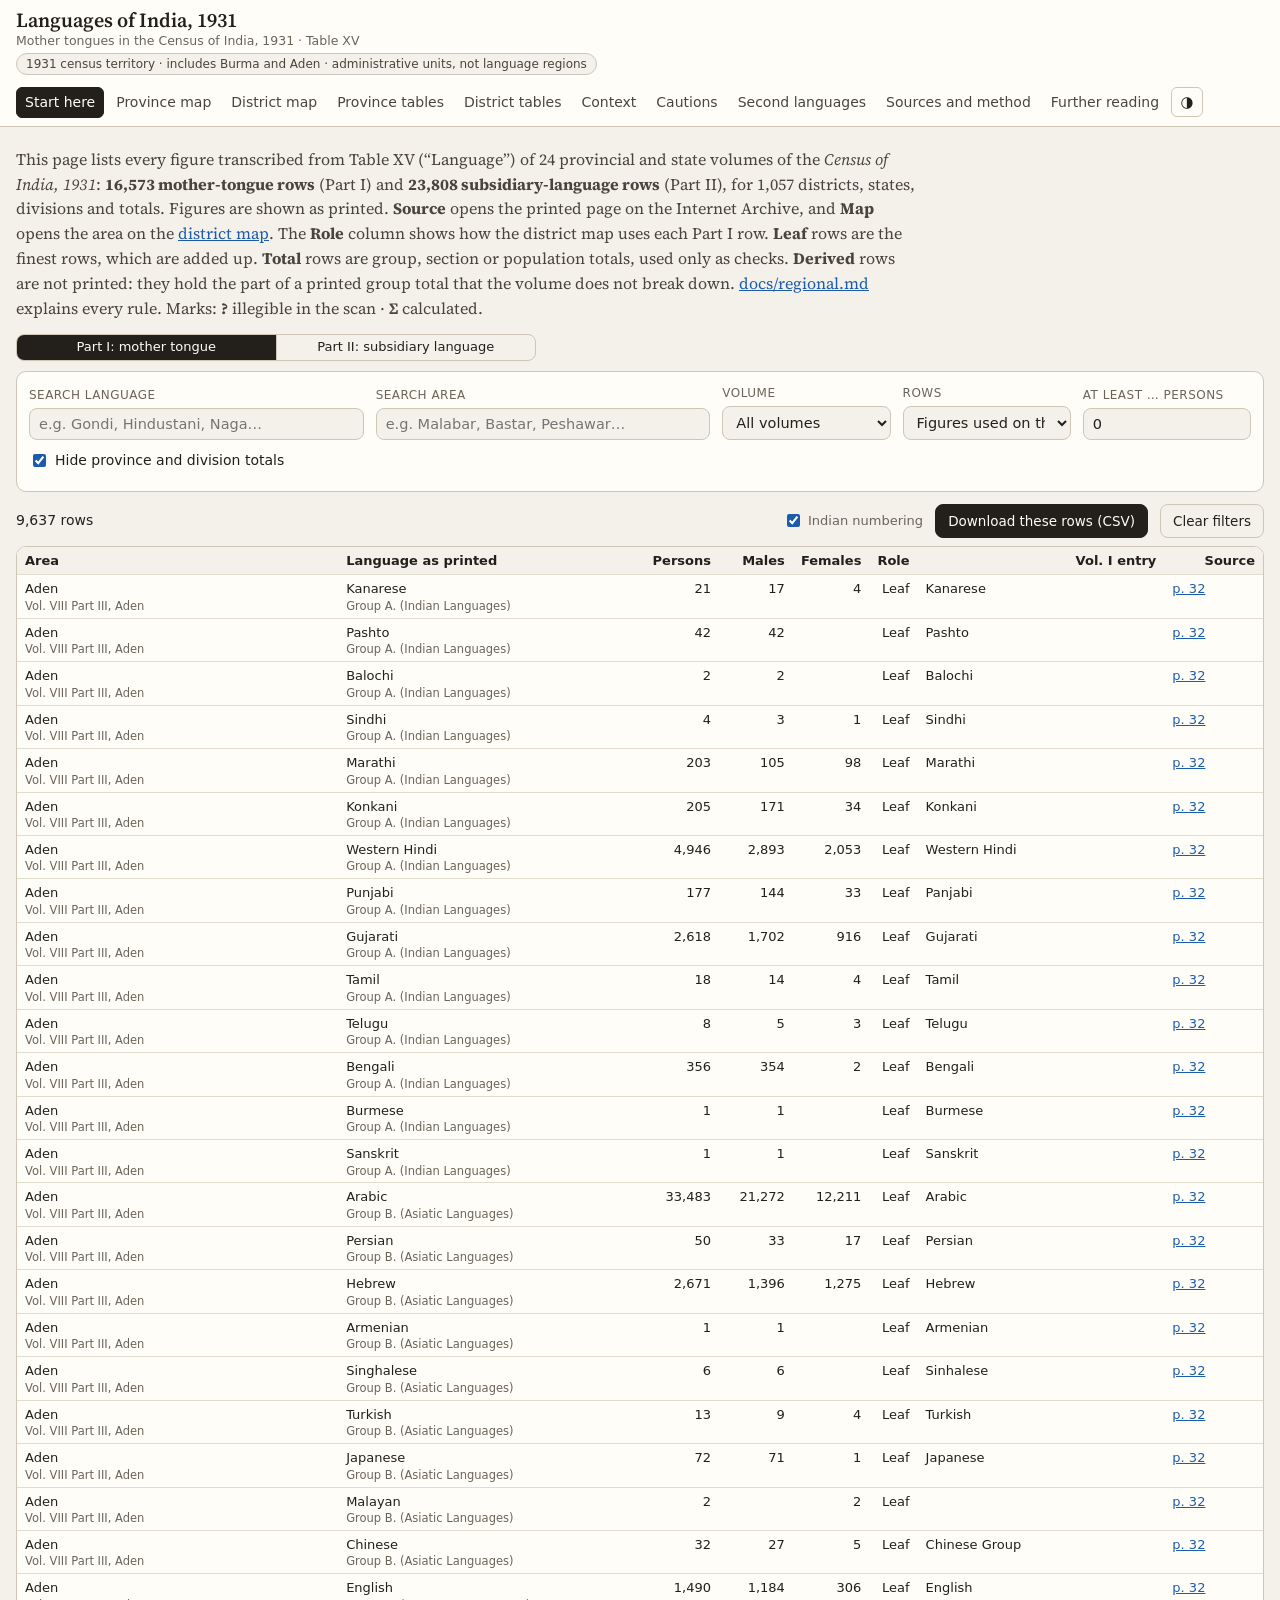
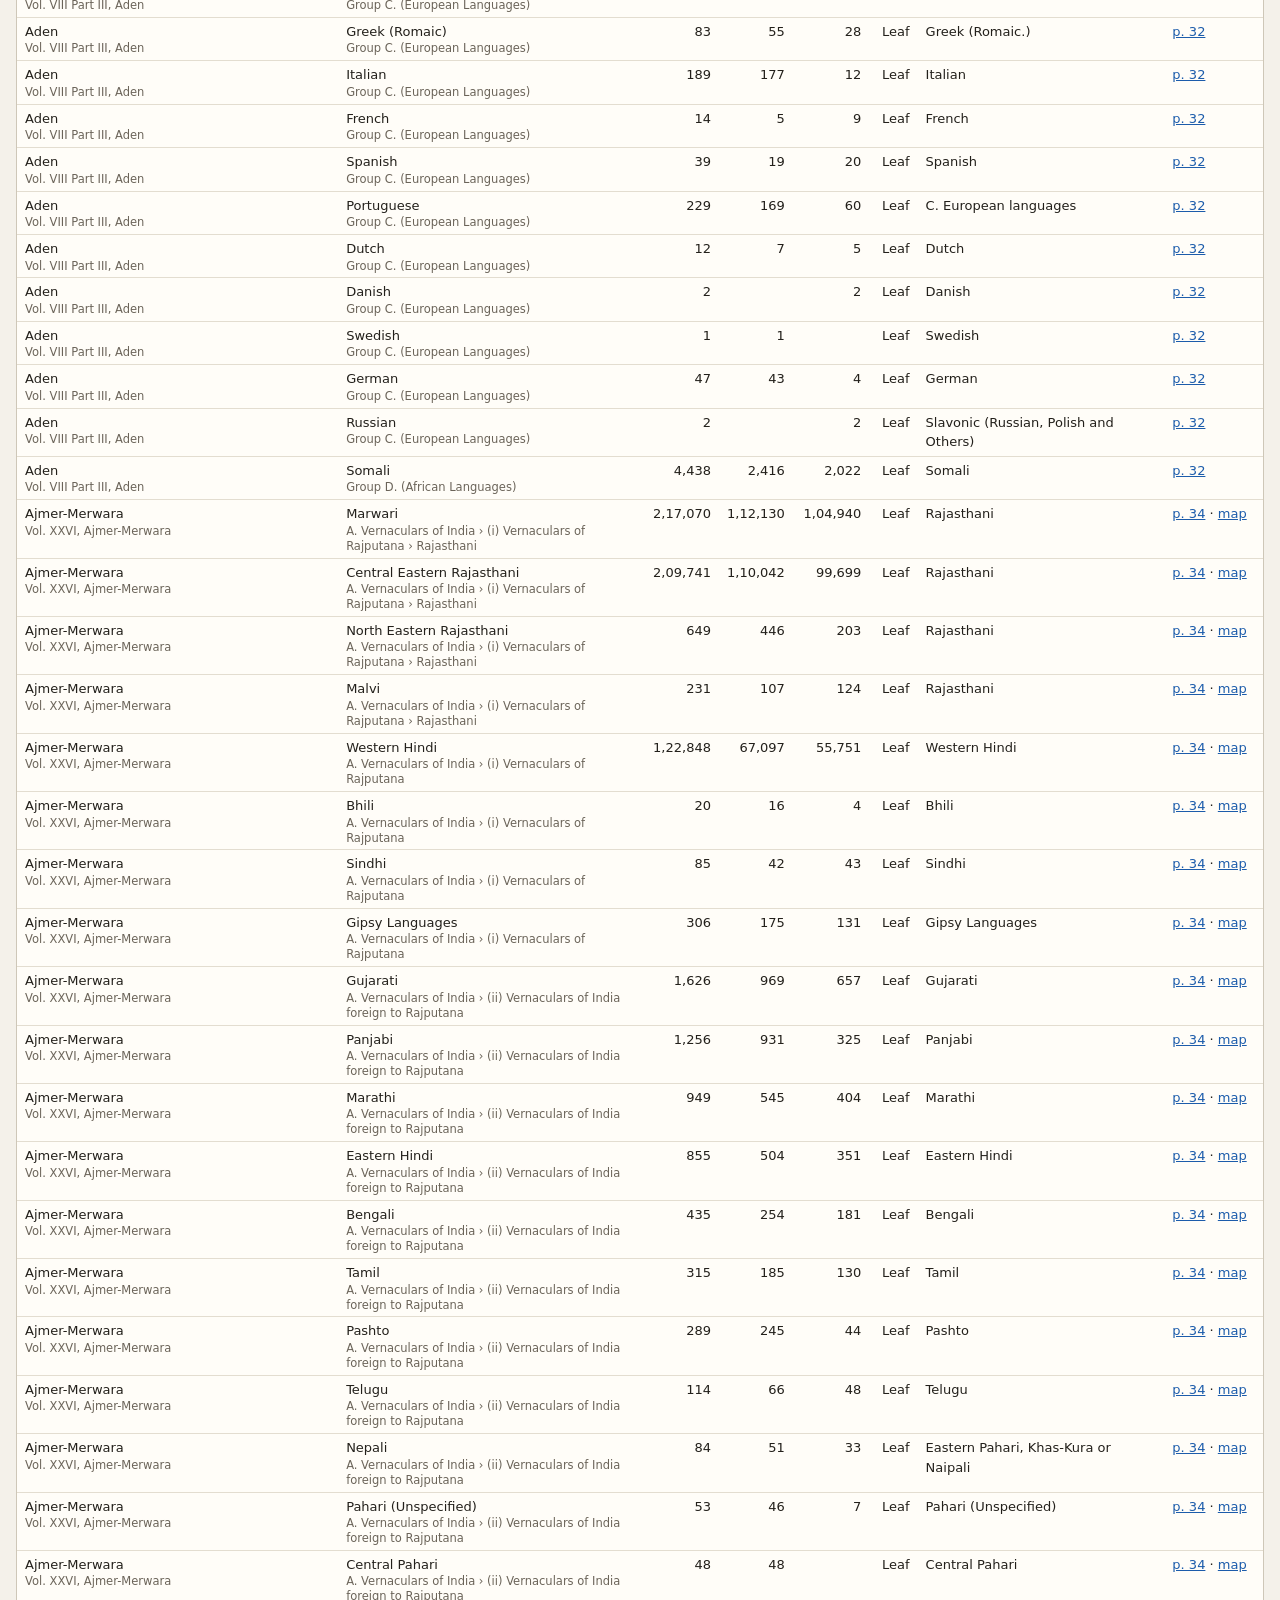
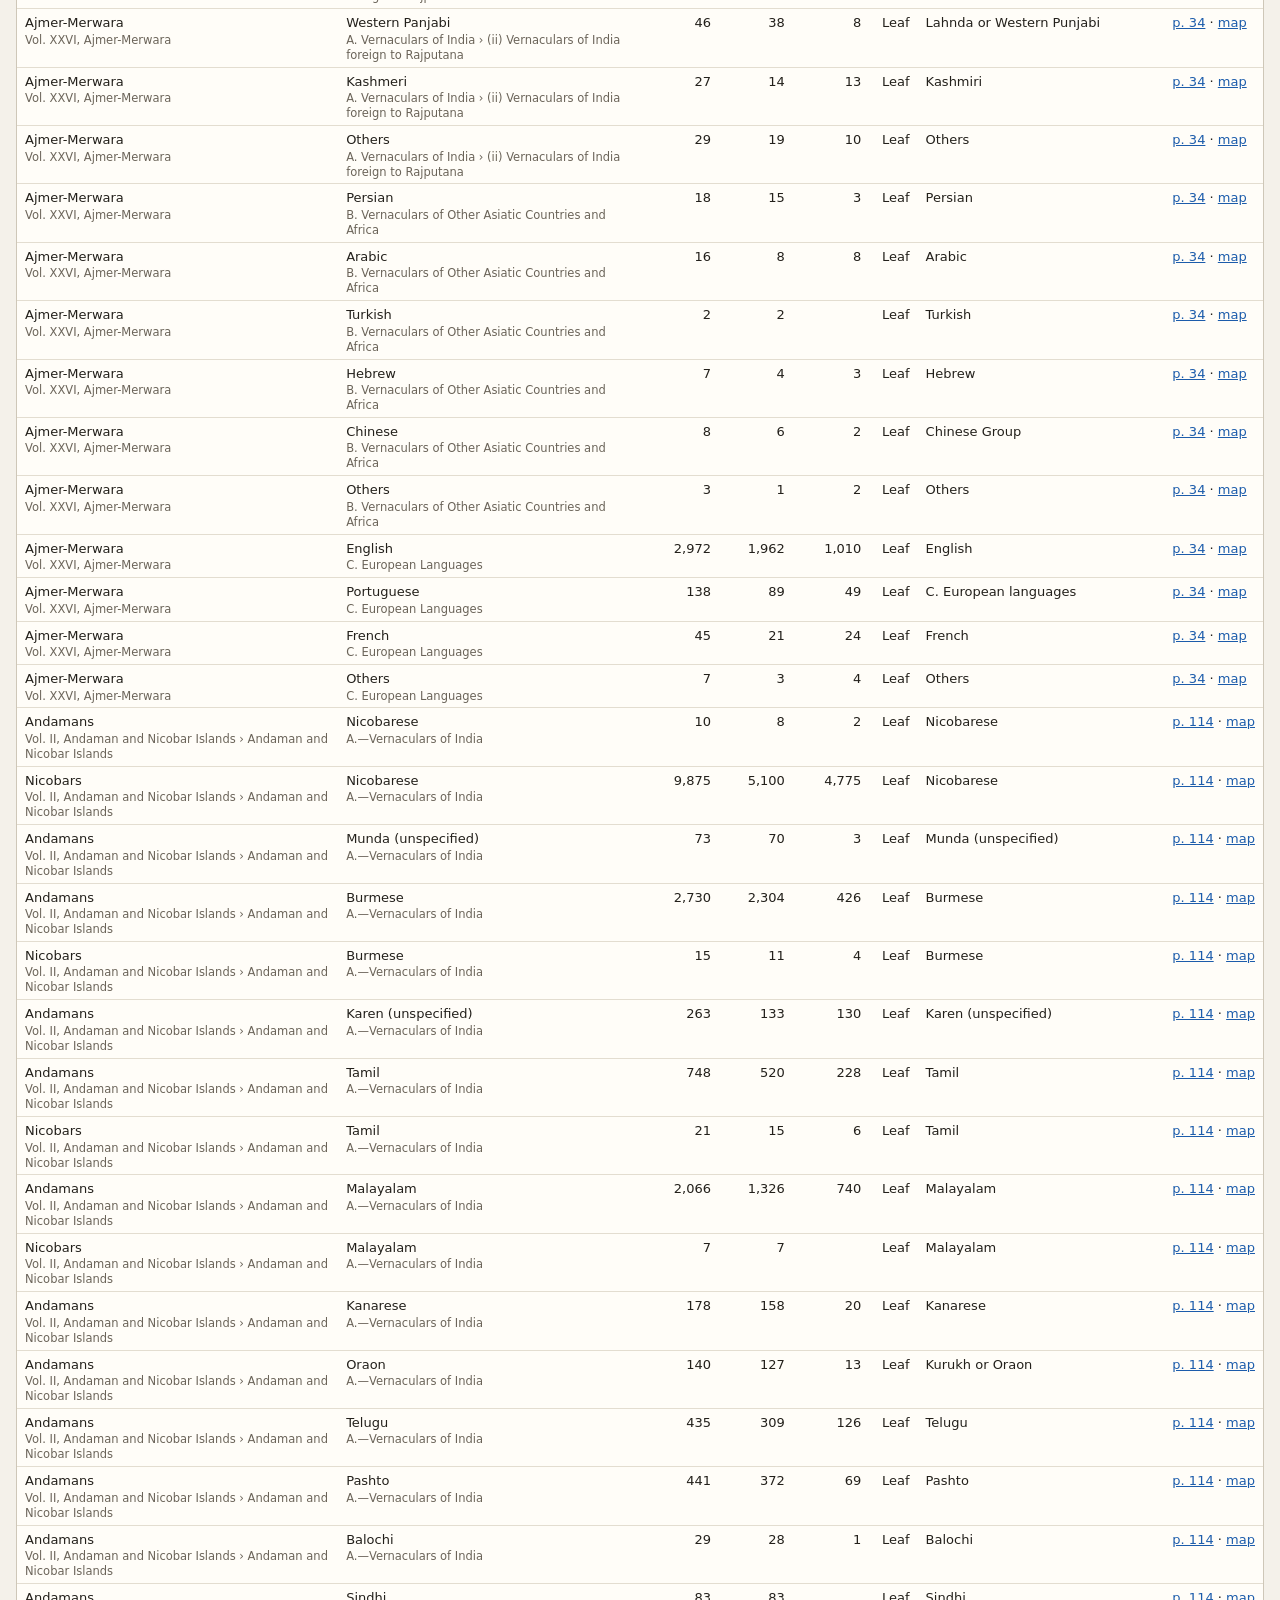
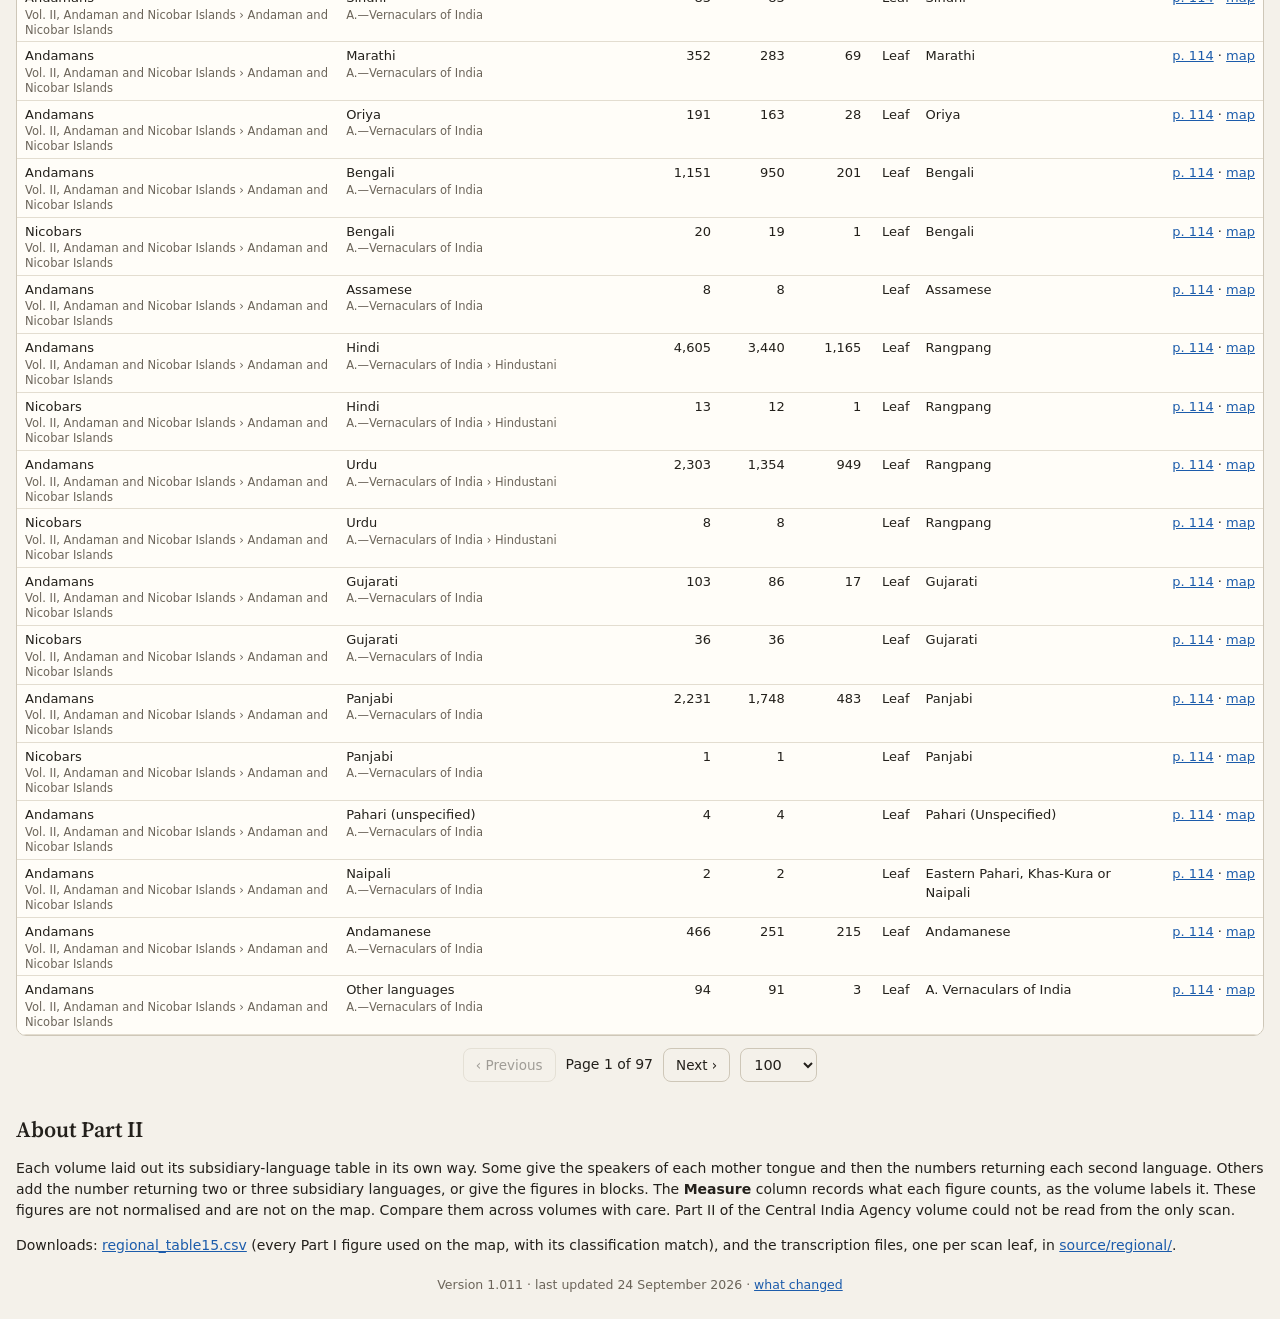
<file: regional.html>
<!DOCTYPE html>
<html lang="en">
<head>
<meta charset="UTF-8">
<meta name="viewport" content="width=device-width, initial-scale=1.0, viewport-fit=cover">
<meta name="description" content="Every figure transcribed from Table XV (Language) of the provincial and state volumes of the 1931 Census of India: mother tongue and subsidiary language by district, each linked to its page scan.">
<title>District Tables, 1931</title>
<link rel="canonical" href="https://kmlawson.github.io/playground-india-language/regional.html">
<link rel="icon" href="data:image/svg+xml,%3Csvg xmlns='http://www.w3.org/2000/svg' viewBox='0 0 32 32'%3E%3Crect width='32' height='32' rx='6' fill='%23f4f1ea'/%3E%3Cpath d='M9 7h10l4 6-3 12-6 2-5-9z' fill='%23256abf'/%3E%3C/svg%3E">
<link rel="preconnect" href="https://fonts.googleapis.com">
<link rel="preconnect" href="https://fonts.gstatic.com" crossorigin>
<link href="https://fonts.googleapis.com/css2?family=Source+Serif+4:ital,opsz,wght@0,8..60,400;0,8..60,600;1,8..60,400&display=swap" rel="stylesheet">
<link rel="stylesheet" href="styles.css">
</head>
<body>
<header id="bar">
  <div class="brand">
    <h1><a href="./">Languages of India, 1931</a></h1>
    <p class="sub">Mother tongues in the Census of India, 1931 &middot; Table XV</p>
    <p class="scope" title="What 'India' means on this site">1931 census territory · includes Burma and Aden · administrative units, not language regions</p>
  </div>
  <button type="button" id="btn-menu" class="menu-btn" aria-expanded="false" aria-controls="site-nav">&#9776; Menu</button>
  <nav aria-label="Site" id="site-nav">
    <span class="nav-group" aria-hidden="true">Pages</span>
    <a href="./#tour" class="btn">Start here</a>
    <a href="./">Province map</a>
    <a href="districts.html">District map</a>
    <a href="data.html">Province tables</a>
    <a href="regional.html" aria-current="page">District tables</a>
    <span class="nav-group" aria-hidden="true">Province map page</span>
    <a href="./#context">Context</a>
    <a href="./#cautions">Cautions</a>
    <a href="./#bilingual">Second languages</a>
    <a href="./#method">Sources and method</a>
    <a href="./#resources">Further reading</a>
    <button type="button" id="btn-theme" class="icon-btn" aria-label="Toggle dark mode" title="Light / dark">&#9681;</button>
  </nav>
</header>

<main id="browse">
  <p class="intro">This page lists every figure transcribed from Table XV (“Language”) of 24 provincial and state volumes of the <i>Census of India, 1931</i>: <b>16,573 mother-tongue rows</b> (Part I) and <b>23,808 subsidiary-language rows</b> (Part II), for 1,057 districts, states, divisions and totals. Figures are shown as printed. <b>Source</b> opens the printed page on the Internet Archive, and <b>Map</b> opens the area on the <a href="districts.html">district map</a>. The <b>Role</b> column shows how the district map uses each Part I row. <b>Leaf</b> rows are the finest rows, which are added up. <b>Total</b> rows are group, section or population totals, used only as checks. <b>Derived</b> rows are not printed: they hold the part of a printed group total that the volume does not break down. <a href="https://github.com/kmlawson/playground-india-language/blob/main/docs/regional.md">docs/regional.md</a> explains every rule. Marks: <b>?</b> illegible in the scan · <b>Σ</b> calculated.</p>

  <div class="seg" role="tablist" aria-label="Table" id="tab-seg" style="max-width:520px;margin-bottom:10px">
    <button type="button" role="tab" data-tab="p1" aria-selected="true">Part I: mother tongue</button>
    <button type="button" role="tab" data-tab="p2" aria-selected="false">Part II: subsidiary language</button>
  </div>

  <form id="filters" onsubmit="return false">
    <div class="f wide">
      <label for="q">Search language</label>
      <input id="q" type="search" placeholder="e.g. Gondi, Hindustani, Naga…" autocomplete="off" spellcheck="false">
    </div>
    <div class="f wide">
      <label for="qa">Search area</label>
      <input id="qa" type="search" placeholder="e.g. Malabar, Bastar, Peshawar…" autocomplete="off" spellcheck="false">
    </div>
    <div class="f">
      <label for="vol">Volume</label>
      <select id="vol"></select>
    </div>
    <div class="f" id="role-f">
      <label for="role">Rows</label>
      <select id="role">
        <option value="">All printed rows</option>
        <option value="LD" selected>Figures used on the map</option>
        <option value="T">Totals only</option>
      </select>
    </div>
    <div class="f">
      <label for="min">At least … persons</label>
      <input id="min" type="number" min="0" step="1" value="0" inputmode="numeric">
    </div>
    <div class="f check">
      <label><input type="checkbox" id="notot" checked> Hide province and division totals</label>
    </div>
  </form>

  <div class="toolbar">
    <span id="count" aria-live="polite"></span>
    <span id="unit-filter"></span>
    <span class="spacer"></span>
    <label class="numfmt" title="Indian grouping (1,23,456; lakh, crore). Untick for international grouping (123,456; thousand, million)."><input type="checkbox" id="opt-num" checked> Indian numbering</label>
    <button type="button" id="dl" class="btn">Download these rows (CSV)</button>
    <button type="button" id="reset" class="btn ghost">Clear filters</button>
  </div>

  <div class="tbl-wrap">
    <table class="data browse-table" id="tbl">
      <thead id="thead"></thead>
      <tbody id="rows"></tbody>
    </table>
  </div>
  <div class="pager">
    <button type="button" class="btn ghost" id="prev">‹ Previous</button>
    <span id="pageinfo"></span>
    <button type="button" class="btn ghost" id="next">Next ›</button>
    <select id="per" aria-label="Rows per page"><option>50</option><option selected>100</option><option>250</option><option>1000</option></select>
  </div>

  <section class="pages-list">
    <h2>About Part II</h2>
    <p>Each volume laid out its subsidiary-language table in its own way. Some give the speakers of each mother tongue and then the numbers returning each second language. Others add the number returning two or three subsidiary languages, or give the figures in blocks. The <b>Measure</b> column records what each figure counts, as the volume labels it. These figures are not normalised and are not on the map. Compare them across volumes with care. Part II of the Central India Agency volume could not be read from the only scan.</p>
    <p>Downloads: <a href="data/regional_table15.csv">regional_table15.csv</a> (every Part I figure used on the map, with its classification match), and the transcription files, one per scan leaf, in <a href="https://github.com/kmlawson/playground-india-language/tree/main/source/regional">source/regional/</a>.</p>
  </section>
  <p class="version cite"></p>
</main>

<script src="data/regional.js"></script>
<script src="version.js"></script>
<script src="regional-browse.js"></script>
</body>
</html>
</file>
<file: styles.css>
/* Languages of India, 1931 — palette after the froginawell.net Japanese Empire map:
   parchment ground, ink text, a pale sea; one blue ramp for magnitude. */
:root {
  color-scheme: light;
  --bg: #f4f1ea;
  --panel: #fffdf8;
  --ink: #23201b;
  --ink-2: #4a453c;
  --muted: #6b6459;
  --line: #cec7b8;
  --line-soft: #e3ddd0;
  --accent: #1c5cab;
  --ocean: #cadfeb;
  --land: #ece6d8;        /* a unit with nothing to show */
  --nofig: #dcd8cf;       /* district map: no figures for this area */
  --sel: #fff59d;         /* selection outline: bright pastel yellow */
  --neigh: #dcd6c8;
  --neigh-line: #b9b1a1;
  --unit-line: #fffdf8;
  --unit-hover: #23201b;
  --grat: rgba(40, 60, 80, .16);
  --halo: rgba(255, 253, 248, .85);
  --hatch: #8a8171;
  --circle: #256abf;
  --circle-line: #fffdf8;
  --focus: #1c5cab;
  /* sequential blue, light -> dark (dataviz reference ramp 100..700) */
  --s0: #cde2fb; --s1: #9ec5f4; --s2: #6da7ec; --s3: #3987e5; --s4: #256abf; --s5: #184f95; --s6: #0d366b;
  /* diverging: blue (fewer women) <- gray -> orange (more women) */
  --d-3: #1c5cab; --d-2: #5598e7; --d-1: #b7d3f6; --d0: #e6e3dc; --d1: #f7d3ae; --d2: #eb8a3c; --d3: #b3570f;
  --shadow: 0 2px 10px rgba(35, 32, 27, .16);
  --serif: "Source Serif 4", Georgia, "Times New Roman", serif;
  --sans: system-ui, -apple-system, "Segoe UI", Roboto, "Helvetica Neue", Arial, sans-serif;
}
@media (prefers-color-scheme: dark) {
  :root:not([data-theme="light"]) {
    color-scheme: dark;
    --bg: #11161c; --panel: #1b232b; --ink: #e6e9ec; --ink-2: #c3c9cf; --muted: #9aa4ae;
    --line: #333c46; --line-soft: #28313a; --accent: #86b6ef;
    --ocean: #1d3d4f; --land: #2b333c; --nofig: #353d46; --neigh: #232b33; --neigh-line: #3d4954;
    --unit-line: #11161c; --unit-hover: #ffffff; --grat: rgba(180, 200, 220, .12);
    --halo: rgba(17, 22, 28, .85); --hatch: #6d7883; --circle: #6da7ec; --circle-line: #11161c;
    --focus: #86b6ef;
    --s0: #1b3556; --s1: #184f95; --s2: #1c5cab; --s3: #2a78d6; --s4: #5598e7; --s5: #86b6ef; --s6: #cde2fb;
    --d-3: #86b6ef; --d-2: #3987e5; --d-1: #1c3f69; --d0: #3a3f45; --d1: #6b3d14; --d2: #d9772a; --d3: #f5b77a;
    --shadow: 0 2px 12px rgba(0, 0, 0, .55);
  }
}
:root[data-theme="dark"] {
  color-scheme: dark;
  --bg: #11161c; --panel: #1b232b; --ink: #e6e9ec; --ink-2: #c3c9cf; --muted: #9aa4ae;
  --line: #333c46; --line-soft: #28313a; --accent: #86b6ef;
  --ocean: #1d3d4f; --land: #2b333c; --nofig: #353d46; --neigh: #232b33; --neigh-line: #3d4954;
  --unit-line: #11161c; --unit-hover: #ffffff; --grat: rgba(180, 200, 220, .12);
  --halo: rgba(17, 22, 28, .85); --hatch: #6d7883; --circle: #6da7ec; --circle-line: #11161c;
  --focus: #86b6ef;
  --s0: #1b3556; --s1: #184f95; --s2: #1c5cab; --s3: #2a78d6; --s4: #5598e7; --s5: #86b6ef; --s6: #cde2fb;
  --d-3: #86b6ef; --d-2: #3987e5; --d-1: #1c3f69; --d0: #3a3f45; --d1: #6b3d14; --d2: #d9772a; --d3: #f5b77a;
  --shadow: 0 2px 12px rgba(0, 0, 0, .55);
}

* { box-sizing: border-box; }
html { scroll-behavior: smooth; scroll-padding-top: 120px; }
body {
  margin: 0; background: var(--bg); color: var(--ink);
  font: 15px/1.5 var(--sans);
  -webkit-text-size-adjust: 100%;
}
a { color: var(--accent); }
a:hover { text-decoration-thickness: 2px; }
button { font: inherit; color: inherit; }
:focus-visible { outline: 2px solid var(--focus); outline-offset: 2px; }

/* ------------------------------------------------------------ bar */
#bar {
  position: sticky; top: 0; z-index: 20;
  display: flex; align-items: center; justify-content: space-between; gap: 12px; flex-wrap: wrap;
  padding: 8px 16px; background: var(--panel); border-bottom: 1px solid var(--line);
}
#bar h1 { margin: 0; font: 600 20px/1.2 var(--serif); }
#bar h1 a { color: var(--ink); text-decoration: none; }
#bar .sub { margin: 0; font-size: 12.5px; color: var(--muted); }
#bar nav { display: flex; align-items: center; gap: 4px; flex-wrap: wrap; }
#bar nav a { color: var(--ink-2); text-decoration: none; padding: 4px 8px; border-radius: 6px; font-size: 14px; }
#bar nav a:hover { background: var(--line-soft); }
.icon-btn { border: 1px solid var(--line); background: transparent; border-radius: 6px; width: 32px; height: 30px; cursor: pointer; }

/* ------------------------------------------------------------ app */
#explore { padding: 12px 16px 0; }
#app {
  display: grid; grid-template-columns: minmax(0, 1fr) 380px; gap: 12px;
  height: calc(100vh - 86px); min-height: 560px;
}
#stage {
  position: relative; background: var(--ocean); border: 1px solid var(--line); border-radius: 10px;
  overflow: hidden; touch-action: none;
}
#map { width: 100%; height: 100%; display: block; cursor: grab; user-select: none; -webkit-user-select: none; }
#map.dragging { cursor: grabbing; }
#sea { fill: var(--ocean); }
.grat { fill: none; stroke: var(--grat); stroke-width: .8; vector-effect: non-scaling-stroke; }
.neigh { fill: var(--neigh); stroke: var(--neigh-line); stroke-width: .7; vector-effect: non-scaling-stroke; }
.neigh-label { fill: var(--muted); font: italic 11px var(--serif); text-anchor: middle; pointer-events: none;
  paint-order: stroke; stroke: var(--neigh); stroke-width: 3px; }
.extra { fill: var(--nofig); stroke: var(--neigh-line); stroke-width: .6; vector-effect: non-scaling-stroke; }
.hatch-line { stroke: var(--hatch); stroke-width: .6; stroke-opacity: .7; }
.hatch-bg { fill: var(--land); }
.unit { stroke: var(--unit-line); stroke-width: 1.1; vector-effect: non-scaling-stroke; stroke-linejoin: round;
  cursor: pointer; transition: fill .25s; }
.unit.zero { fill: var(--land); }
.unit.hover, .unit:focus-visible { stroke: var(--unit-hover); stroke-width: 2.2; outline: none; }
.unit.sel { stroke: var(--sel); stroke-width: 3.4; }
#g-units .unit.sel, #g-units .unit.hover { paint-order: stroke; }
.circle { fill: var(--circle); fill-opacity: .72; stroke: var(--circle-line); stroke-width: 1.2;
  vector-effect: non-scaling-stroke; pointer-events: none; }
.city circle { fill: var(--ink); stroke: var(--halo); stroke-width: 1.5; vector-effect: non-scaling-stroke; }
.city text { fill: var(--ink-2); font: 10.5px var(--sans); paint-order: stroke; stroke: var(--halo); stroke-width: 3px; stroke-linejoin: round; }
.label { font: 600 11.5px var(--sans); fill: var(--ink); text-anchor: middle; pointer-events: none;
  paint-order: stroke; stroke: var(--halo); stroke-width: 3.2px; stroke-linejoin: round; }
.label .v { font-weight: 400; fill: var(--ink-2); }
.label.small { font-size: 10px; }
#g-cities { display: none; }
#stage.show-cities #g-cities { display: inline; }
#stage.no-labels #g-labels { display: none; }

#zoom { position: absolute; left: 10px; top: 10px; display: flex; flex-direction: column; gap: 4px; }
#zoom button, #map-toggles {
  background: var(--panel); border: 1px solid var(--line); border-radius: 6px; box-shadow: var(--shadow);
}
#zoom button { width: 32px; height: 32px; cursor: pointer; font-size: 18px; line-height: 1; }
#map-toggles { position: absolute; right: 10px; top: 10px; padding: 4px 8px; font-size: 13px; display: flex; gap: 10px; }
#map-toggles label { display: flex; align-items: center; gap: 4px; cursor: pointer; }
#map-title-live { position: absolute; left: 52px; bottom: 10px; right: 10px; pointer-events: none;
  font: 600 14px var(--serif); color: var(--ink); text-shadow: 0 0 4px var(--halo), 0 0 2px var(--halo); }

#tooltip {
  position: absolute; z-index: 5; pointer-events: none; max-width: 280px;
  background: var(--panel); color: var(--ink); border: 1px solid var(--line); border-radius: 8px;
  box-shadow: var(--shadow); padding: 8px 10px; font-size: 13px; line-height: 1.35;
}
#tooltip b { display: block; font-size: 13.5px; }
#tooltip .big { font-size: 17px; font-weight: 600; font-variant-numeric: tabular-nums; line-height: 1.3; }
#tooltip .m { color: var(--muted); font-size: 12px; }

/* ------------------------------------------------------------ side */
/* side panel: a selected unit's card on top (up to two-thirds of the window), the controls below; each scrolls on its own */
#side {
  background: var(--panel); border: 1px solid var(--line); border-radius: 10px; padding: 0;
  overflow: hidden; display: flex; flex-direction: column;
}
#side-main { flex: 1 1 auto; min-height: 0; overflow-y: auto; padding: 12px; display: flex; flex-direction: column; gap: 12px; }
#side-main > * { flex-shrink: 0; }
#side > #unit-panel { flex: 0 0 auto; max-height: 66vh; overflow-y: auto; padding: 12px; border-top: 0;
  border-bottom: 2px solid var(--line); background: var(--panel); }
.seg { display: flex; border: 1px solid var(--line); border-radius: 8px; overflow: hidden; }
.seg button { flex: 1; border: 0; background: transparent; padding: 4px 6px; cursor: pointer; font-size: 13px; line-height: 1.25; white-space: nowrap; }
.seg button + button { border-left: 1px solid var(--line); }
.seg button[aria-selected="true"], .seg button[aria-checked="true"] { background: var(--ink); color: var(--panel); }
.seg.small { flex-wrap: wrap; }
.seg.small button { font-size: 12.5px; padding: 3px 4px; flex: 1 1 45%; }
.seg.small button:nth-child(3) { border-left: 0; }
.seg.small button:nth-child(n+3) { border-top: 1px solid var(--line); }
.field { display: flex; flex-direction: column; gap: 6px; }
.field > label, .lbl { font-size: 12px; color: var(--muted); text-transform: uppercase; letter-spacing: .04em; }
.combo { position: relative; }
#lang-search {
  width: 100%; padding: 8px 10px; border: 1px solid var(--line); border-radius: 8px;
  background: var(--bg); color: var(--ink); font-size: 15px;
}
#lang-list {
  position: absolute; z-index: 10; left: 0; right: 0; top: calc(100% + 4px); max-height: 320px; overflow: auto;
  list-style: none; margin: 0; padding: 4px; background: var(--panel); border: 1px solid var(--line);
  border-radius: 8px; box-shadow: var(--shadow);
}
#lang-list li { padding: 6px 8px; border-radius: 6px; cursor: pointer; display: flex; justify-content: space-between; gap: 8px; }
#lang-list li .p { display: block; font-size: 11.5px; color: var(--muted); }
#lang-list li .n { font-variant-numeric: tabular-nums; color: var(--muted); font-size: 12.5px; white-space: nowrap; }
#lang-list li[aria-selected="true"], #lang-list li:hover { background: var(--line-soft); }
#quick { display: flex; flex-wrap: wrap; gap: 4px; }
#quick button {
  border: 1px solid var(--line); background: transparent; border-radius: 999px; padding: 2px 9px;
  font-size: 12.5px; cursor: pointer;
}
#quick button[aria-pressed="true"] { background: var(--ink); color: var(--panel); border-color: var(--ink); }

#legend { font-size: 12.5px; }
#legend .ttl { font-weight: 600; margin-bottom: 4px; font-size: 13px; }
#legend .bins { display: grid; grid-auto-flow: column; grid-auto-columns: 1fr; gap: 2px; }
#legend .bins span { height: 12px; border-radius: 2px; }
#legend .ticks { display: grid; grid-auto-flow: column; grid-auto-columns: 1fr; gap: 2px; color: var(--muted);
  font-size: 11px; font-variant-numeric: tabular-nums; }
#legend .ticks span { text-align: left; white-space: nowrap; overflow: visible; }
#legend .row { display: flex; align-items: center; gap: 6px; margin-top: 6px; color: var(--ink-2); }
#legend .sw { width: 14px; height: 12px; border-radius: 2px; border: 1px solid var(--line); flex: none; }
#legend .sw.hatch { background: var(--land) repeating-linear-gradient(45deg, color-mix(in srgb, var(--hatch) 55%, transparent) 0 .7px, transparent .7px 3.5px); }
#legend svg { display: block; }
#legend .note { color: var(--muted); margin-top: 4px; font-size: 12px; }

#summary { border-top: 1px solid var(--line-soft); padding-top: 10px; font-size: 13.5px; }
#summary h2, #unit-panel h2 { margin: 0 0 2px; font: 600 19px/1.25 var(--serif); }
.crumbs { font-size: 12px; color: var(--muted); margin-bottom: 6px; }
.crumbs button { border: 0; background: none; padding: 0; color: var(--accent); cursor: pointer; font-size: 12px; text-decoration: underline; text-underline-offset: 2px; }
.stat { display: flex; gap: 14px; flex-wrap: wrap; margin: 6px 0; }
.stat div { display: flex; flex-direction: column; }
.stat b { font-size: 18px; font-variant-numeric: tabular-nums; }
.stat span { font-size: 11.5px; color: var(--muted); }
.cite { font-size: 12px; color: var(--muted); }
.note-box { font-size: 12.5px; background: var(--bg); border-left: 3px solid var(--accent); padding: 6px 8px; border-radius: 0 6px 6px 0; margin: 6px 0; }
.kids { margin-top: 8px; }
.kids .lbl { display: block; margin-bottom: 4px; }

#unit-panel { border-top: 1px solid var(--line-soft); padding-top: 10px; font-size: 13.5px; }
#unit-panel .close { float: right; border: 1px solid var(--line); background: transparent; border-radius: 6px; cursor: pointer; padding: 1px 8px; }
.bars { list-style: none; margin: 6px 0 0; padding: 0; }
.bars li { display: grid; grid-template-columns: minmax(0, 1fr) auto; gap: 2px 8px; padding: 3px 4px; border-radius: 6px; cursor: pointer; }
.bars li:hover { background: var(--line-soft); }
.bars li.on { background: var(--line-soft); font-weight: 600; }
.bars .nm { overflow: hidden; text-overflow: ellipsis; white-space: nowrap; }
.bars .val { font-variant-numeric: tabular-nums; color: var(--ink-2); font-size: 12.5px; text-align: right; }
.bars .track { grid-column: 1 / -1; height: 6px; background: var(--line-soft); border-radius: 3px; overflow: hidden; }
.bars .fill { height: 100%; background: var(--s4); border-radius: 0 3px 3px 0; min-width: 1px; }
.linkish { border: 0; background: none; padding: 0; color: var(--accent); cursor: pointer; text-decoration: underline; font-size: 12.5px; }
.subunits { margin-top: 8px; font-size: 12.5px; color: var(--ink-2); }

#table-wrap { margin: 10px 0 0; }
#table-wrap summary { cursor: pointer; color: var(--ink-2); font-size: 14px; padding: 6px 0; }
#table-host { overflow-x: auto; }
table.data { border-collapse: collapse; width: 100%; font-size: 13px; background: var(--panel); }
table.data th, table.data td { padding: 4px 8px; border-bottom: 1px solid var(--line-soft); text-align: right; font-variant-numeric: tabular-nums; }
table.data th:first-child, table.data td:first-child { text-align: left; }
table.data th { cursor: pointer; background: var(--bg); position: sticky; top: 0; font-weight: 600; }
table.data tr.tot td { font-weight: 600; }
table.data tr.sub td:first-child { padding-left: 22px; font-style: italic; }

/* ------------------------------------------------------------ essay */
#essay { max-width: 780px; margin: 0 auto; padding: 24px 16px 48px; font: 17px/1.62 var(--serif); }
#essay h2 { font: 600 27px/1.2 var(--serif); margin: 40px 0 12px; }
#essay h3 { font: 600 19px/1.3 var(--serif); margin: 24px 0 6px; }
#essay .aside { font-size: 15px; color: var(--ink-2); border-left: 3px solid var(--line); padding-left: 12px; }
#essay ol.cautions li { margin-bottom: 10px; }
#essay ul.refs li { margin-bottom: 6px; }
#check-list { font: 13.5px/1.5 var(--sans); }
#check-list details { margin: 6px 0; }
#check-list summary { cursor: pointer; }
#check-list ul { margin: 4px 0; padding-left: 20px; }
#essay footer { margin-top: 40px; font: 13px/1.5 var(--sans); color: var(--muted); border-top: 1px solid var(--line); padding-top: 12px; }

/* ------------------------------------------------------------ small screens */
@media (max-width: 900px) {
  #app { grid-template-columns: minmax(0, 1fr); height: auto; }
  #explore { padding: 8px 8px 0; }
  #stage { height: 62vh; min-height: 380px; }
  #side { max-height: none; overflow: visible; }
  #side-main, #side > #unit-panel { overflow: visible; max-height: none; }
  #bar .sub { display: none; }
  #bar nav a { padding: 3px 5px; font-size: 13px; }
}
@media (max-width: 480px) {
  #bar h1 { font-size: 17px; }
  #essay { font-size: 16px; }
  #map-toggles { font-size: 12px; }
}
@media (forced-colors: active) {
  .unit { stroke: CanvasText; }
}
.over-hatch { fill: url(#hatch-clear); stroke: none; pointer-events: none; }
#stage, #side { min-width: 0; }
body { overflow-x: hidden; }

/* ------------------------------------------------------------ table browser (data.html) */
#browse { max-width: 1280px; margin: 0 auto; padding: 16px; }
#browse .intro { max-width: 900px; font: 16px/1.55 var(--serif); color: var(--ink-2); margin: 4px 0 14px; }
.flag { display: inline-block; min-width: 18px; padding: 0 5px; border-radius: 9px; border: 1px solid var(--accent);
  color: var(--accent); background: transparent; font: 600 11.5px/16px var(--sans); text-align: center; cursor: pointer; }
.flag.sum { border-color: var(--muted); color: var(--muted); cursor: help; }
#filters { display: flex; flex-wrap: wrap; gap: 10px 12px; align-items: flex-end; background: var(--panel);
  border: 1px solid var(--line); border-radius: 10px; padding: 12px; }
#filters .f { display: flex; flex-direction: column; gap: 4px; min-width: 150px; flex: 1 1 150px; }
#filters .f.wide { flex: 3 1 280px; }
#filters .f.check { flex: 0 1 auto; min-width: 0; padding-bottom: 8px; }
#filters label { font-size: 12px; color: var(--muted); text-transform: uppercase; letter-spacing: .04em; }
#filters .check label { text-transform: none; letter-spacing: 0; font-size: 14px; color: var(--ink); display: flex; gap: 6px; align-items: center; }
#filters input[type=search], #filters input[type=number], #filters select, .toolbar select, .pager select {
  padding: 7px 9px; border: 1px solid var(--line); border-radius: 8px; background: var(--bg); color: var(--ink); font: 14.5px var(--sans); width: 100%; }
.toolbar { display: flex; flex-wrap: wrap; align-items: center; gap: 8px 12px; margin: 12px 0 8px; font-size: 14px; }
.toolbar .spacer { flex: 1; }
.toolbar select { width: auto; }
.numfmt { color: var(--muted); font-size: 13px; display: inline-flex; align-items: center; gap: 5px; cursor: pointer; }
.btn { border: 1px solid var(--ink); background: var(--ink); color: var(--panel); border-radius: 8px; padding: 6px 12px; cursor: pointer; font-size: 13.5px; }
.btn.ghost { background: transparent; color: var(--ink); border-color: var(--line); }
.btn:disabled { opacity: .4; cursor: default; }
.tbl-wrap { overflow-x: auto; border: 1px solid var(--line); border-radius: 10px; background: var(--panel); }
.browse-table { font-size: 13.5px; }
.browse-table th { white-space: nowrap; user-select: none; }
.browse-table th[aria-sort="ascending"]::after { content: " ▲"; font-size: 10px; }
.browse-table th[aria-sort="descending"]::after { content: " ▼"; font-size: 10px; }
.browse-table td.nm { min-width: 220px; max-width: 360px; }
.browse-table td.nm .n { display: block; font-weight: 500; }
.browse-table td.nm .p { display: block; font-size: 11.5px; color: var(--muted); line-height: 1.3; }
.browse-table td { vertical-align: top; }
.browse-table td:nth-child(2) { text-align: left; min-width: 160px; }
.browse-table th:nth-child(2) { text-align: left; }
.browse-table td.src { white-space: nowrap; text-align: left; }
.browse-table .cols { color: var(--muted); font-size: 11.5px; }
.browse-table td.empty { text-align: center; padding: 24px; color: var(--muted); }
.browse-table tbody tr:hover td { background: var(--line-soft); }
.pager { display: flex; align-items: center; gap: 10px; justify-content: center; margin: 12px 0; font-size: 14px; }
.pager select { width: auto; }
#note-panel { position: relative; background: var(--panel); border: 1px solid var(--accent); border-radius: 10px; padding: 12px 16px; margin: 12px 0; font-size: 14px; }
#note-panel h2 { margin: 0; font: 600 18px var(--serif); }
#note-panel .p { color: var(--muted); font-size: 12px; margin: 2px 0 8px; }
#note-panel .close { position: absolute; right: 10px; top: 10px; }
.pages-list { margin-top: 32px; font-size: 14px; }
.pages-list h2 { font: 600 22px var(--serif); margin: 0 0 6px; }
.pages-list ul { padding-left: 18px; columns: 2 420px; column-gap: 28px; }
.pages-list li { margin-bottom: 6px; break-inside: avoid; }
.pages-list .cols { color: var(--muted); font-size: 12px; }
a.plain { color: var(--ink-2); text-decoration: none; border-bottom: 1px dotted var(--line); }
a.plain:hover { color: var(--accent); }
@media (max-width: 600px) { #filters .f { flex-basis: 100%; } }
#area-table { font: 13.5px/1.5 var(--sans); margin: 8px 0 16px; }
#area-table table { max-width: 560px; }
.unit, .neigh, .extra, .over-hatch { fill-rule: evenodd; }

/* ------------------------------------------------------------ second languages */
#legend .sw.dash { border: 1.6px dashed var(--ink); background: transparent; }
.bil-block { margin-top: 10px; padding-top: 8px; border-top: 1px dashed var(--line); }
.bil-block.inline { border-top: 0; margin-top: 0; padding: 4px 0 8px; }
.bars .fill.alt { background: var(--s2); }
.bars li.static { cursor: default; }
.bars li.static:hover { background: none; }
.bars li.detail { display: block; cursor: default; padding: 2px 4px 10px 12px; }
.bars li.detail:hover { background: none; }
.flag-s { color: var(--accent); font-weight: 600; }
#bilingual { max-width: 1280px; margin: 24px auto 0; padding: 0 16px; }
#bilingual h2 { font: 600 27px/1.2 var(--serif); margin: 16px 0 8px; }
#bilingual h3 { font: 600 19px/1.3 var(--serif); margin: 0 0 4px; }
.bil-head p { max-width: 880px; font: 16px/1.55 var(--serif); color: var(--ink-2); }
.bil-grid { display: grid; grid-template-columns: repeat(auto-fit, minmax(320px, 1fr)); gap: 16px; }
.bil-col { background: var(--panel); border: 1px solid var(--line); border-radius: 10px; padding: 12px 14px; font-size: 13.5px; min-width: 0; }
.bil-col .seg { margin: 6px 0; }
.bil-browse { margin-top: 32px; }
.bil-browse h2 { font: 600 22px var(--serif); margin: 0 0 6px; }
.bil-browse p { font-size: 14px; max-width: 900px; }
#q2 { padding: 7px 9px; border: 1px solid var(--line); border-radius: 8px; background: var(--bg); color: var(--ink); font: 14.5px var(--sans); min-width: 280px; }

/* ------------------------------------------------------------ critique round */
#bar .scope { margin: 2px 0 0; font-size: 12px; color: var(--ink-2); display: inline-block; border: 1px solid var(--line);
  border-radius: 999px; padding: 1px 9px; background: var(--bg); }
#btn-tour { margin-right: 6px; }
.modern { fill: none; stroke: var(--ink-2); stroke-width: 1.4; vector-effect: non-scaling-stroke; pointer-events: none; }
#g-modern { display: none; }
#stage.show-modern #g-modern { display: inline; }
.flag-m { display: inline-block; min-width: 15px; padding: 0 4px; margin-left: 2px; border-radius: 8px; border: 1px solid var(--accent);
  color: var(--accent); font: 600 11px/14px var(--sans); text-align: center; cursor: help; vertical-align: 1px; }
#tooltip .warn, .warn { color: var(--accent); }
#legend .symbols b { color: var(--accent); }
.coverage { margin: 6px 0; }
.cov-track { height: 8px; background: var(--line-soft); border-radius: 4px; overflow: hidden; margin: 3px 0 4px; }
.cov-track span { display: block; height: 100%; background: var(--s3); }
.cov-chip { display: inline-block; font-size: 11px; padding: 0 6px; border-radius: 8px; border: 1px solid var(--line); color: var(--muted); margin-left: 4px; }
.cov-chip.low { border-color: var(--accent); color: var(--accent); }
.check-inline { display: flex; gap: 6px; align-items: center; font-size: 13px; margin: 4px 0 8px; }
#tour { background: var(--bg); border: 1px solid var(--accent); border-radius: 10px; padding: 10px 12px; font-size: 14px; line-height: 1.5; }
#tour h2 { font: 600 17px/1.3 var(--serif); margin: 2px 0 6px; }
#tour p { margin: 0 0 8px; }
.tour-head { display: flex; justify-content: space-between; align-items: center; }
.tour-head .close { border: 1px solid var(--line); background: transparent; border-radius: 6px; cursor: pointer; padding: 1px 8px; }
.tour-nav { display: flex; gap: 8px; justify-content: flex-end; }
table.sens { font-size: 12.5px; }
table.sens td.cur, table.sens th.cur { font-weight: 600; background: var(--line-soft); }
table.sens td.moved { color: var(--accent); font-weight: 600; }
table.sens tr[role="button"] { cursor: pointer; }
table.sens tr[role="button"]:hover td { background: var(--line-soft); }
.th-btn { border: 0; background: none; font: inherit; font-weight: 600; color: inherit; cursor: pointer; padding: 0; }
.bars li[tabindex]:focus-visible, tr[role="button"]:focus-visible { outline: 2px solid var(--focus); outline-offset: -2px; }
@media (prefers-reduced-motion: reduce) {
  html { scroll-behavior: auto; }
  .unit { transition: none; }
  * { animation: none !important; }
}
/* phones: keep the map in view while the controls below it are used */
@media (max-width: 900px) {
  #bar { position: static; }
  #stage { position: sticky; top: 0; z-index: 4; height: 46vh; min-height: 300px; box-shadow: var(--shadow); }
  #bar .scope { font-size: 11px; }
}
[hidden] { display: none !important; }

/* ------------------------------------------------------------ district map */
.prov-line { fill: none; stroke: var(--ink-2); stroke-width: 1.3; stroke-opacity: .55; vector-effect: non-scaling-stroke; pointer-events: none; }
#g-base .extra, #g-extra .extra { pointer-events: none; }
#g-units .unit { stroke-width: .5; }
#g-units .unit.hover, #g-units .unit:focus-visible { stroke-width: 2.2; }
#g-units .unit.sel { stroke-width: 2.6; }
.members { list-style: none; margin: 4px 0 0; padding: 0; max-height: 260px; overflow-y: auto; }
.members li { padding: 3px 0; border-bottom: 1px solid var(--line-soft); }
#table-host tr[data-u] { cursor: pointer; }
.version { font-size: 12.5px; color: var(--muted); }
#browse > .version { margin: 20px 0 8px; text-align: center; }
#tbl td.nm { text-align: left; }
.pop-chart { width: 100%; max-width: 340px; height: auto; display: block; margin: 6px 0 2px; }
.pop-chart .pc { fill: var(--s2); }
.pop-chart .pc-31 { fill: var(--s5); }
.pop-chart .pc-na { fill: var(--line); }
.pop-chart g:hover .pc, .pop-chart g:hover .pc-31, .pop-chart g.on .pc, .pop-chart g.on .pc-31 { fill: var(--s4); }
.pop-chart g { cursor: default; outline: none; }
.pop-chart .pc-t { font: 10px var(--sans); fill: var(--muted); text-anchor: middle; }
#g-base .nofig-base, #g-extra .nofig-base { fill: var(--nofig); stroke: none; pointer-events: none; }
#g-units .unit.nofig { fill: var(--nofig); }
#legend .sw.nofig { background: var(--nofig); }
.icon-btn.num-btn { width: auto; padding: 0 8px; font: 500 12.5px var(--sans); font-variant-numeric: tabular-nums; }
.pop-block > .lbl { display: block; }
input[type=checkbox], input[type=radio] { accent-color: var(--accent); }
.pop-block { position: relative; }
.pop-tip { position: absolute; z-index: 5; pointer-events: none; background: var(--panel); border: 1px solid var(--line); border-radius: 8px;
  box-shadow: var(--shadow); padding: 6px 9px; font-size: 12.5px; line-height: 1.35; white-space: nowrap; }
.pop-tip b { display: block; font-size: 13px; }
.pop-tip .big { display: block; font-size: 16px; font-weight: 600; font-variant-numeric: tabular-nums; }
.pop-tip .m { display: block; color: var(--muted); font-size: 12px; }
#bar nav a.btn, #bar nav a.btn:hover { color: var(--panel); background: var(--ink); }
#g-units .unit.nofig { fill: var(--nofig); }
#unit-panel .close { position: sticky; top: 0; z-index: 2; background: var(--panel); }
/* "Largest language" legend: colour chips grouped by family */
.lc-fam { display: flex; flex-wrap: wrap; align-items: center; gap: 3px 4px; margin: 5px 0; }
.lc-name { font-size: 11.5px; color: var(--muted); text-transform: uppercase; letter-spacing: .04em; width: 100%; }
.lc-chip { display: inline-flex; align-items: center; gap: 4px; border: 1px solid var(--line); background: transparent; border-radius: 999px;
  padding: 1px 7px 1px 4px; font-size: 12px; cursor: pointer; color: var(--ink); }
.lc-chip:hover { background: var(--line-soft); }
.lc-chip .sw { width: 11px; height: 11px; border-radius: 50%; border: 0; flex: none; }
#legend .sw.lc-tints { background: linear-gradient(90deg, hsl(20 62% 45%), hsl(20 44% 72%)); }
/* header menu on narrow screens: links fold into a "Menu" button, in two groups */
.menu-btn { display: none; border: 1px solid var(--line); background: var(--panel); color: var(--ink); border-radius: 8px;
  padding: 5px 10px; font-size: 14px; cursor: pointer; }
.nav-group { display: none; }
@media (max-width: 900px) {
  #bar { flex-wrap: nowrap; position: sticky; top: 0; }
  .menu-btn { display: inline-flex; align-items: center; gap: 4px; flex: none; }
  #bar nav { display: none; position: absolute; top: calc(100% + 4px); right: 8px; left: auto; width: min(300px, calc(100vw - 16px));
    flex-direction: column; align-items: stretch; gap: 2px; background: var(--panel); border: 1px solid var(--line);
    border-radius: 10px; box-shadow: var(--shadow); padding: 8px; z-index: 30; max-height: calc(100vh - 90px); overflow-y: auto; }
  #bar.menu-open nav { display: flex; }
  #bar nav a { padding: 7px 8px; font-size: 15px; }
  #bar nav a.btn { text-align: center; margin-bottom: 4px; }
  #bar nav .nav-group { display: block; font-size: 11.5px; color: var(--muted); text-transform: uppercase; letter-spacing: .05em; padding: 8px 8px 2px; }
  #bar nav .nav-group:first-child { padding-top: 2px; }
  #bar nav #btn-theme { align-self: flex-start; margin: 6px 8px 2px; }
  #bar .scope { display: none; }
}
</file>
